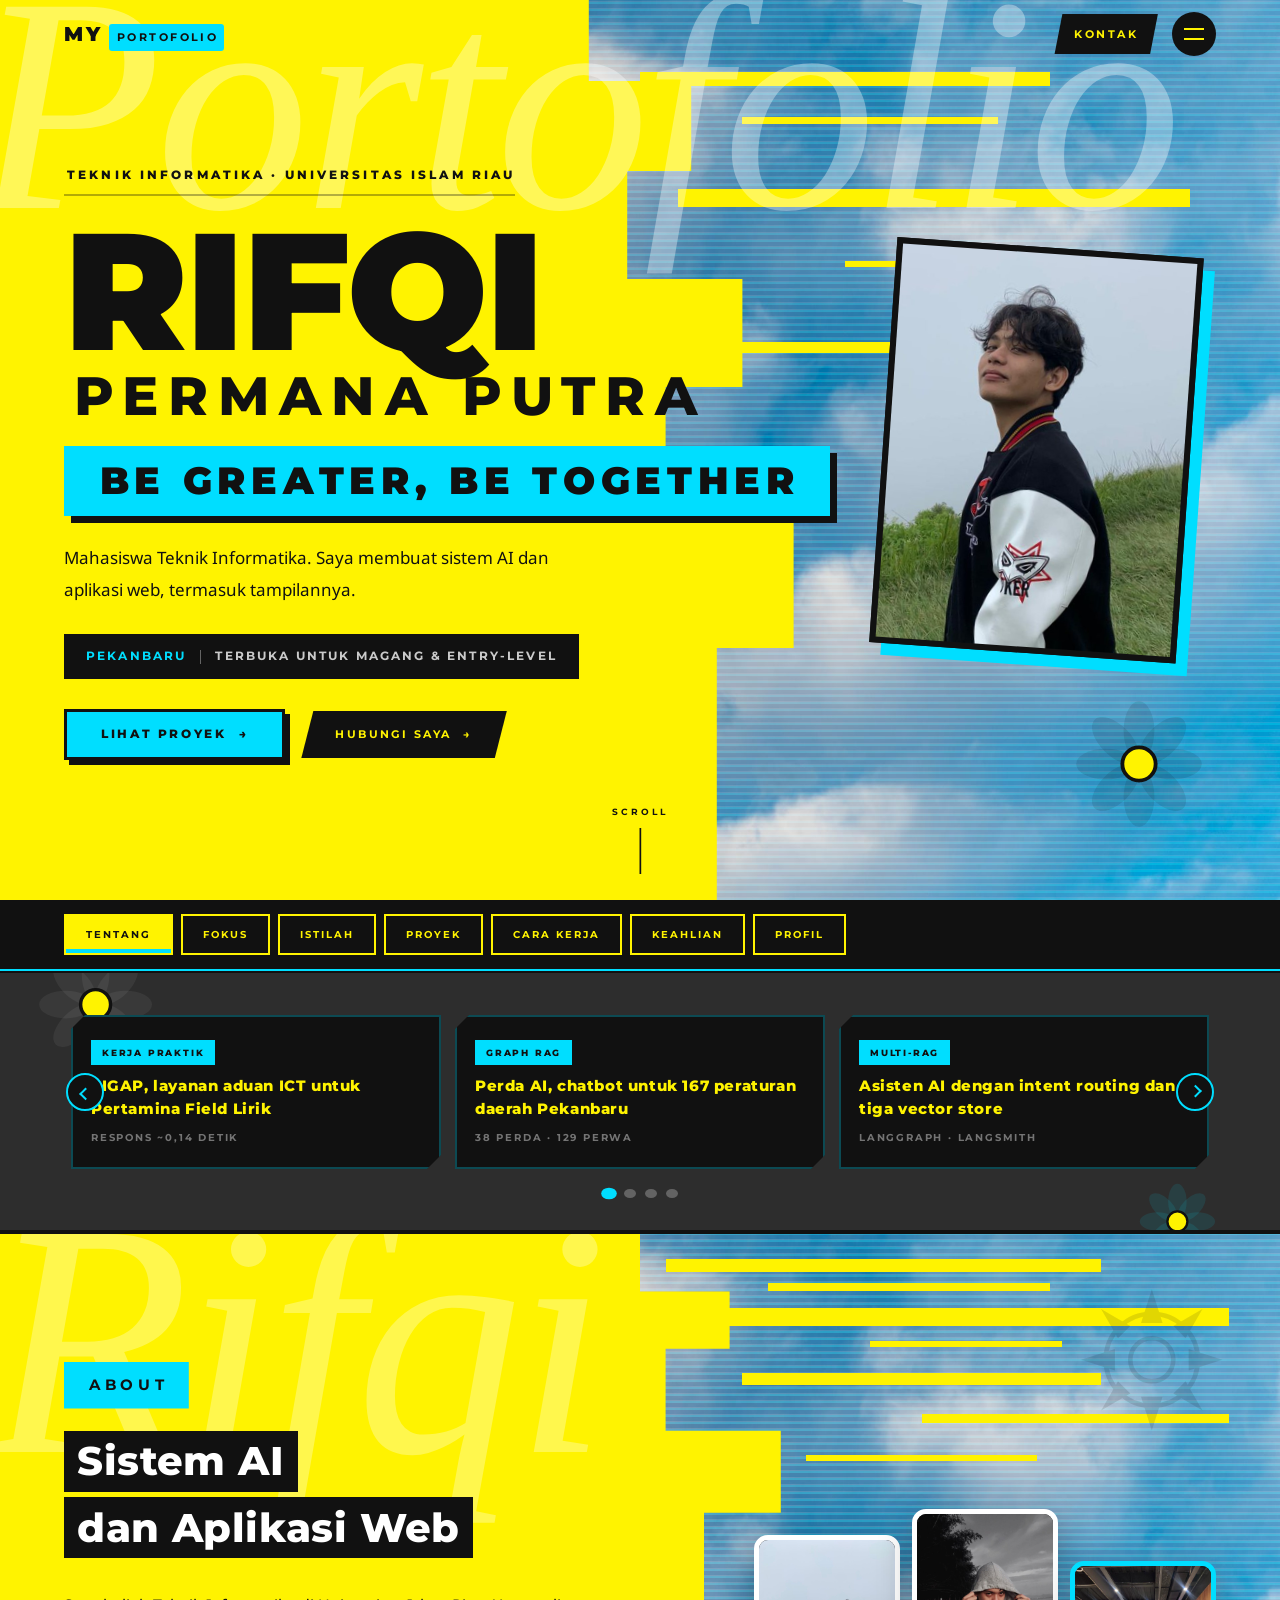
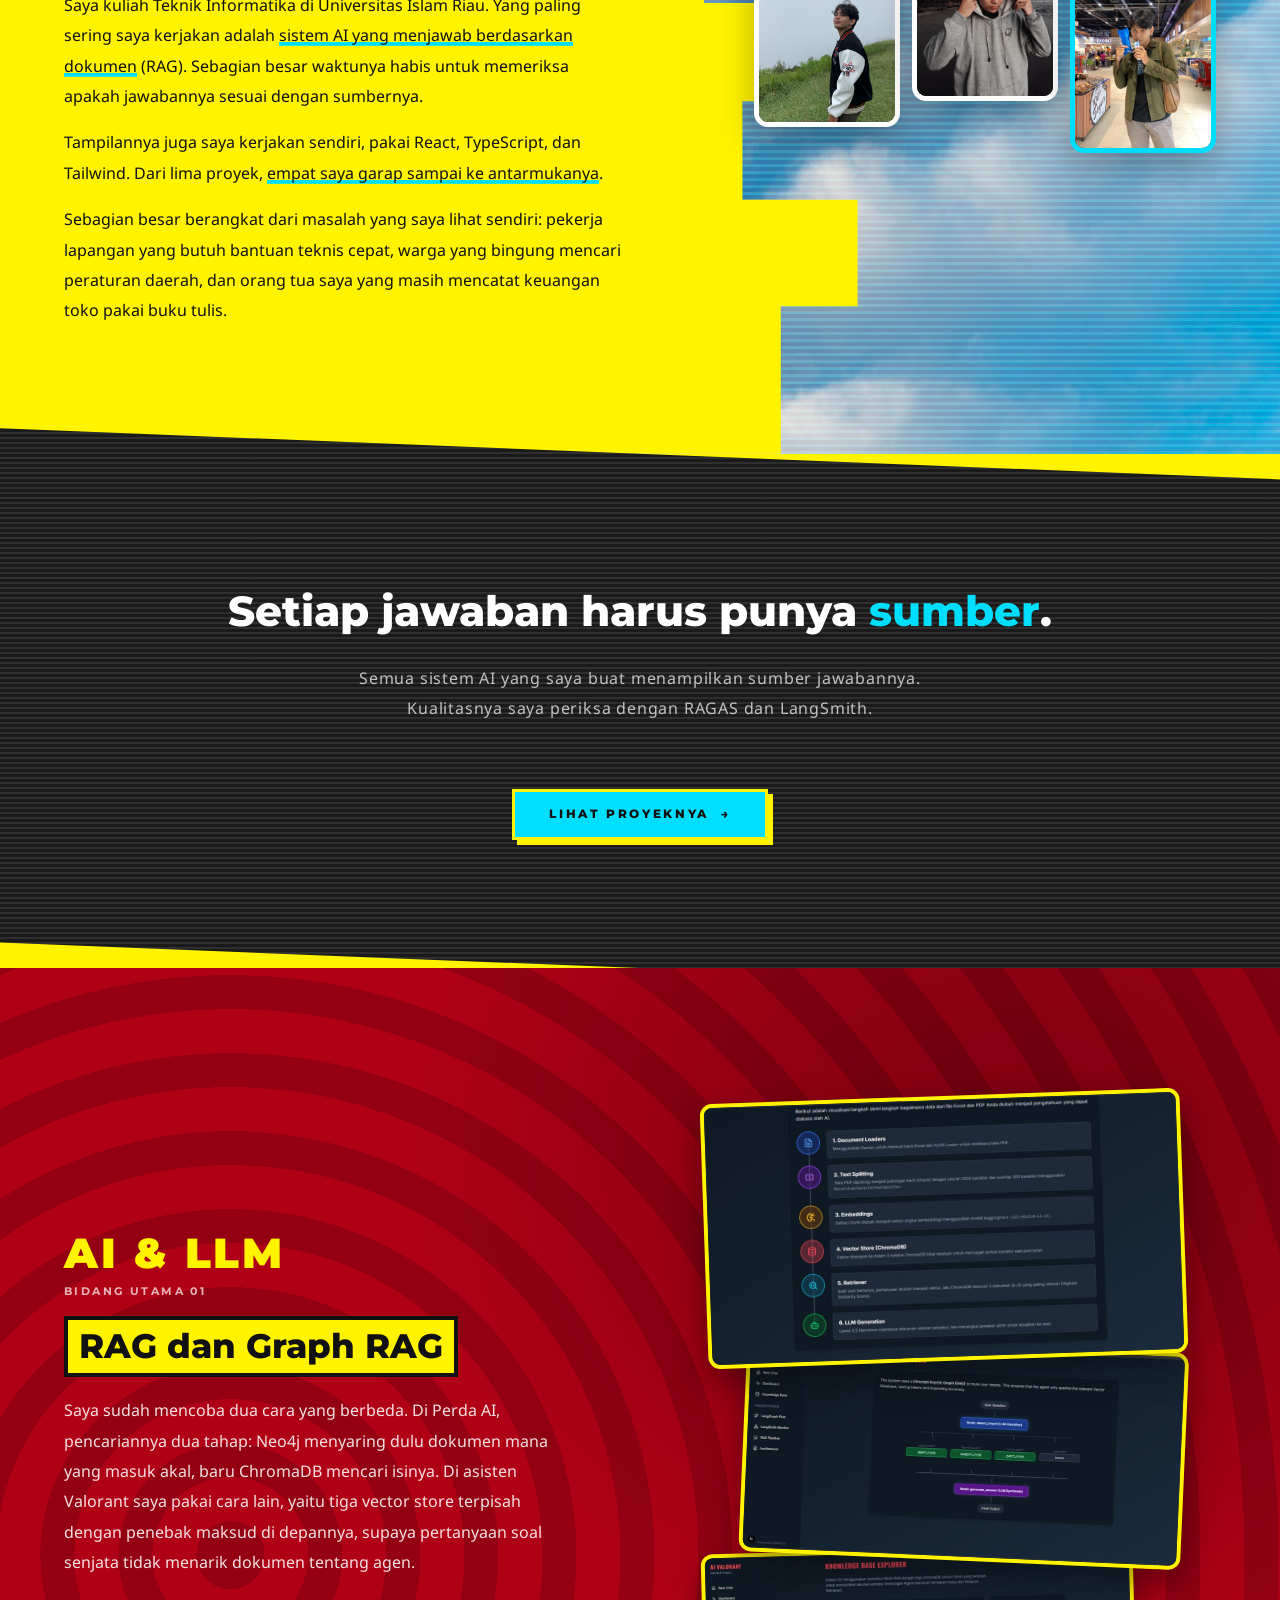
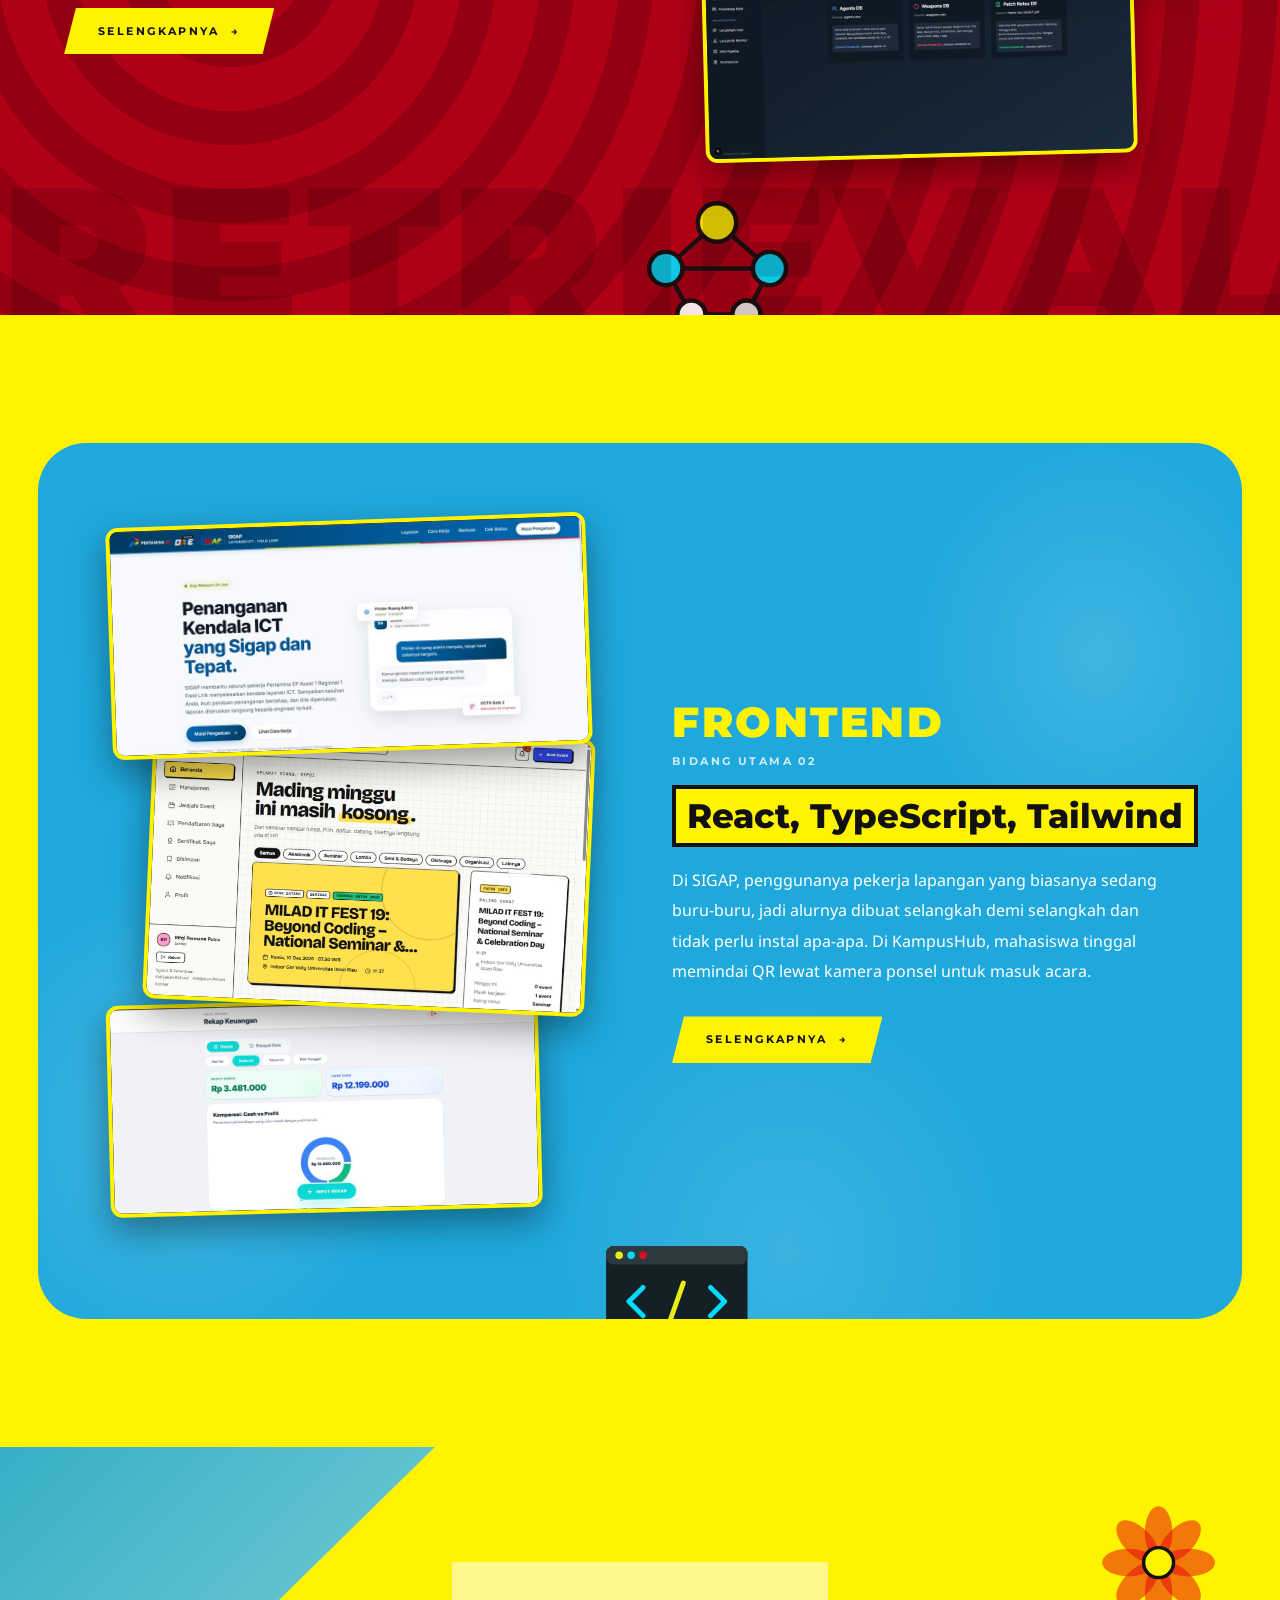
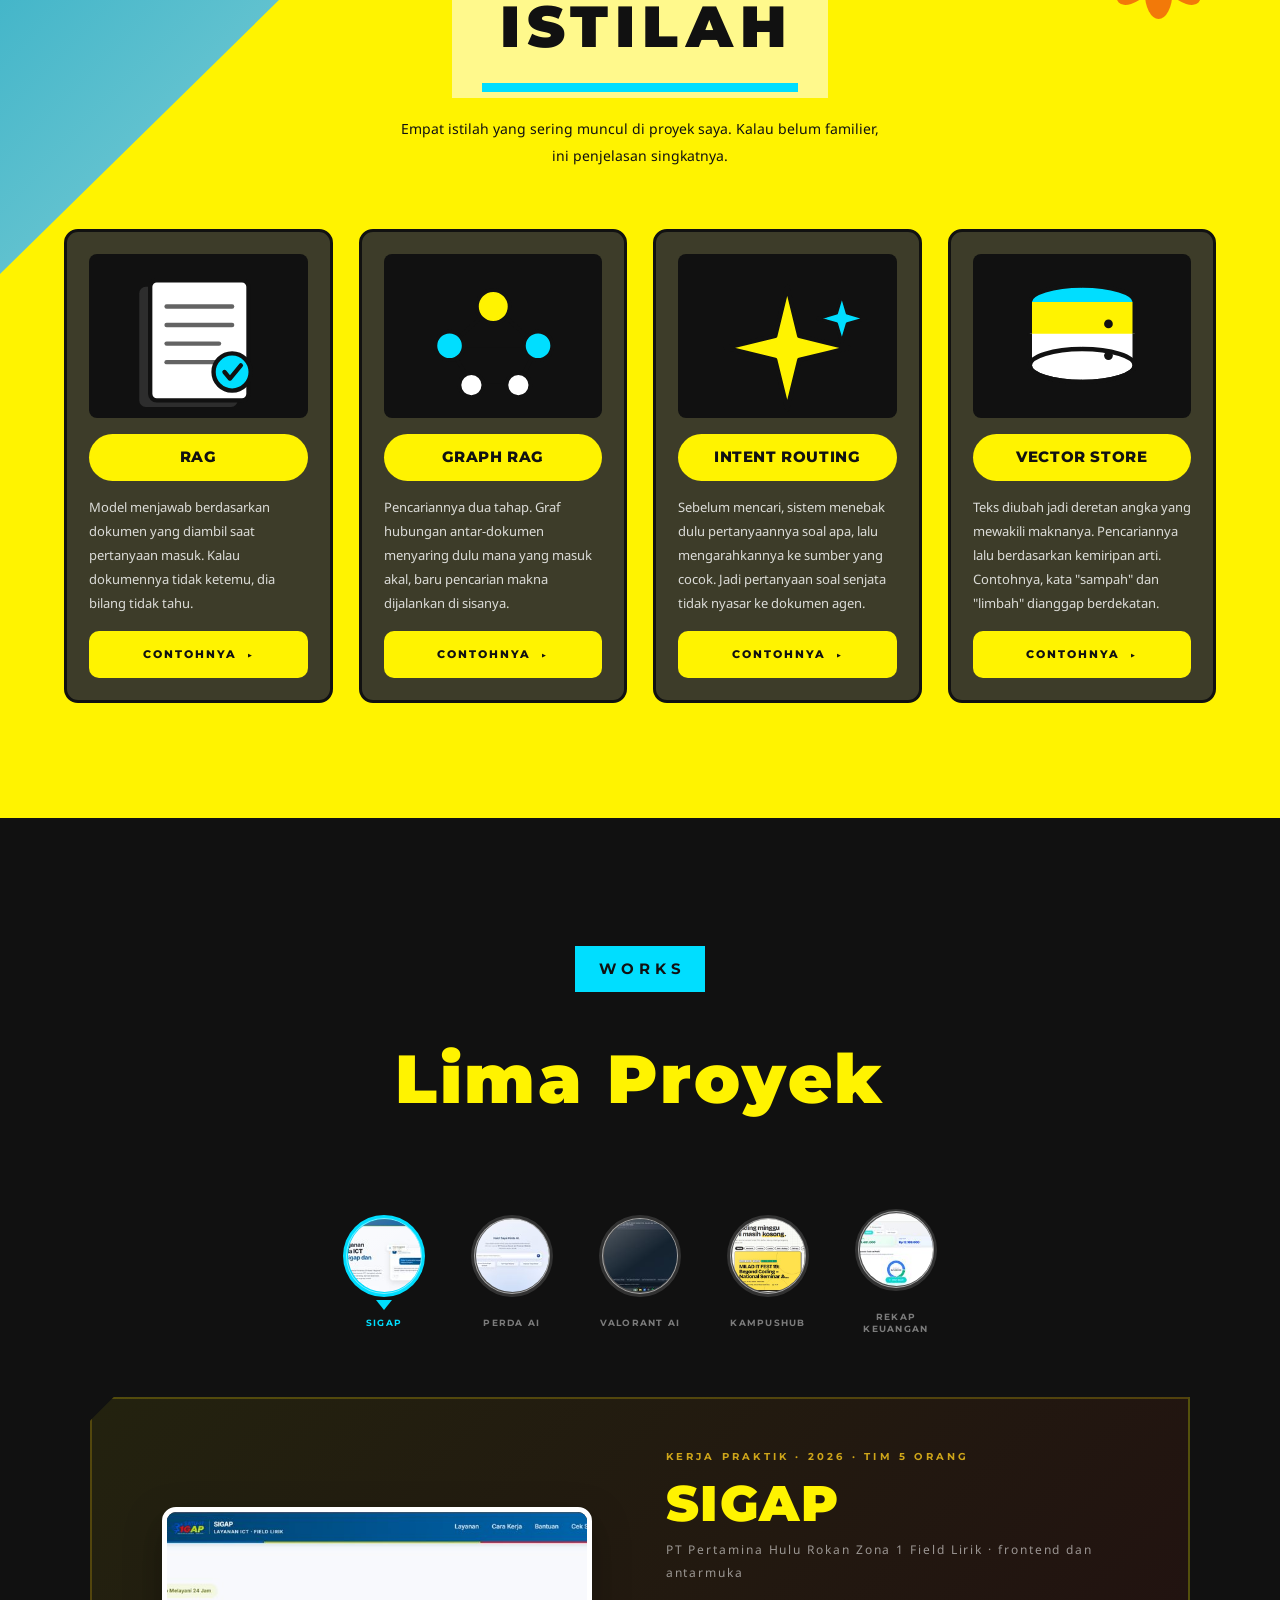
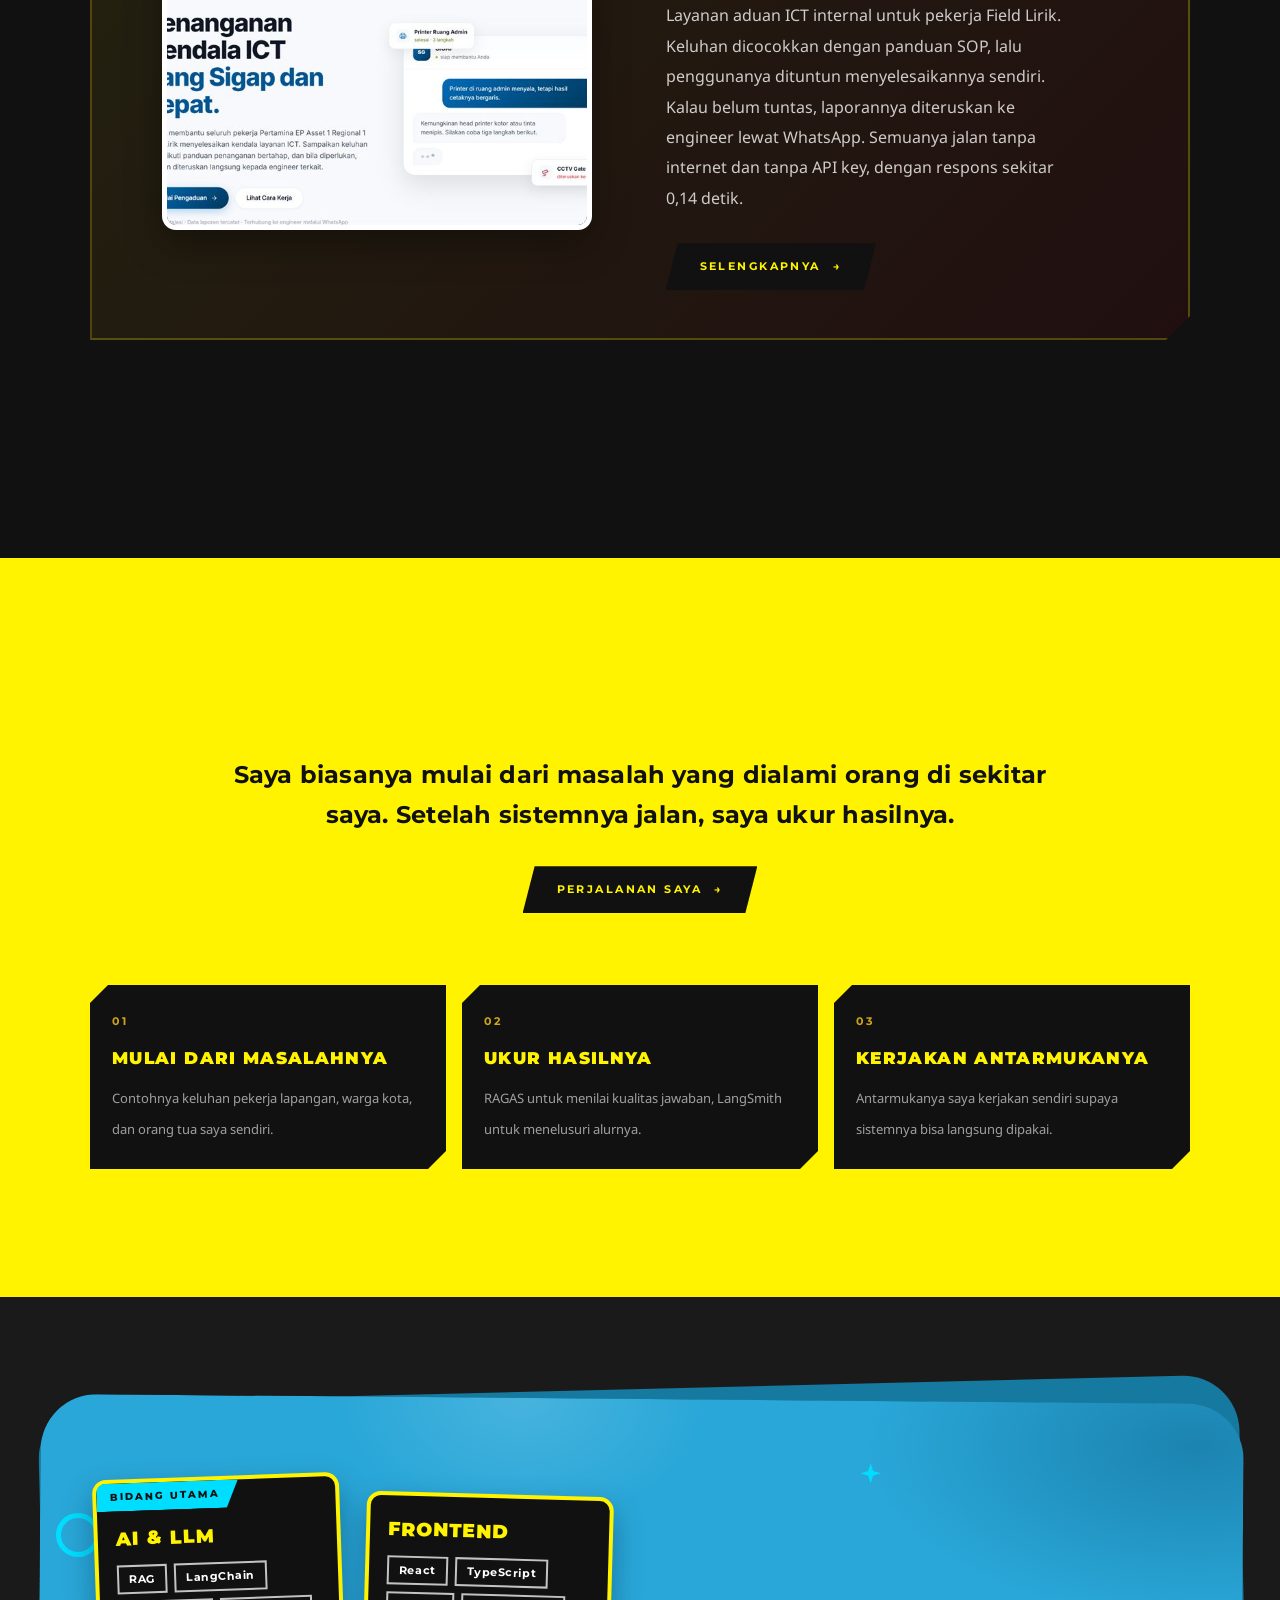
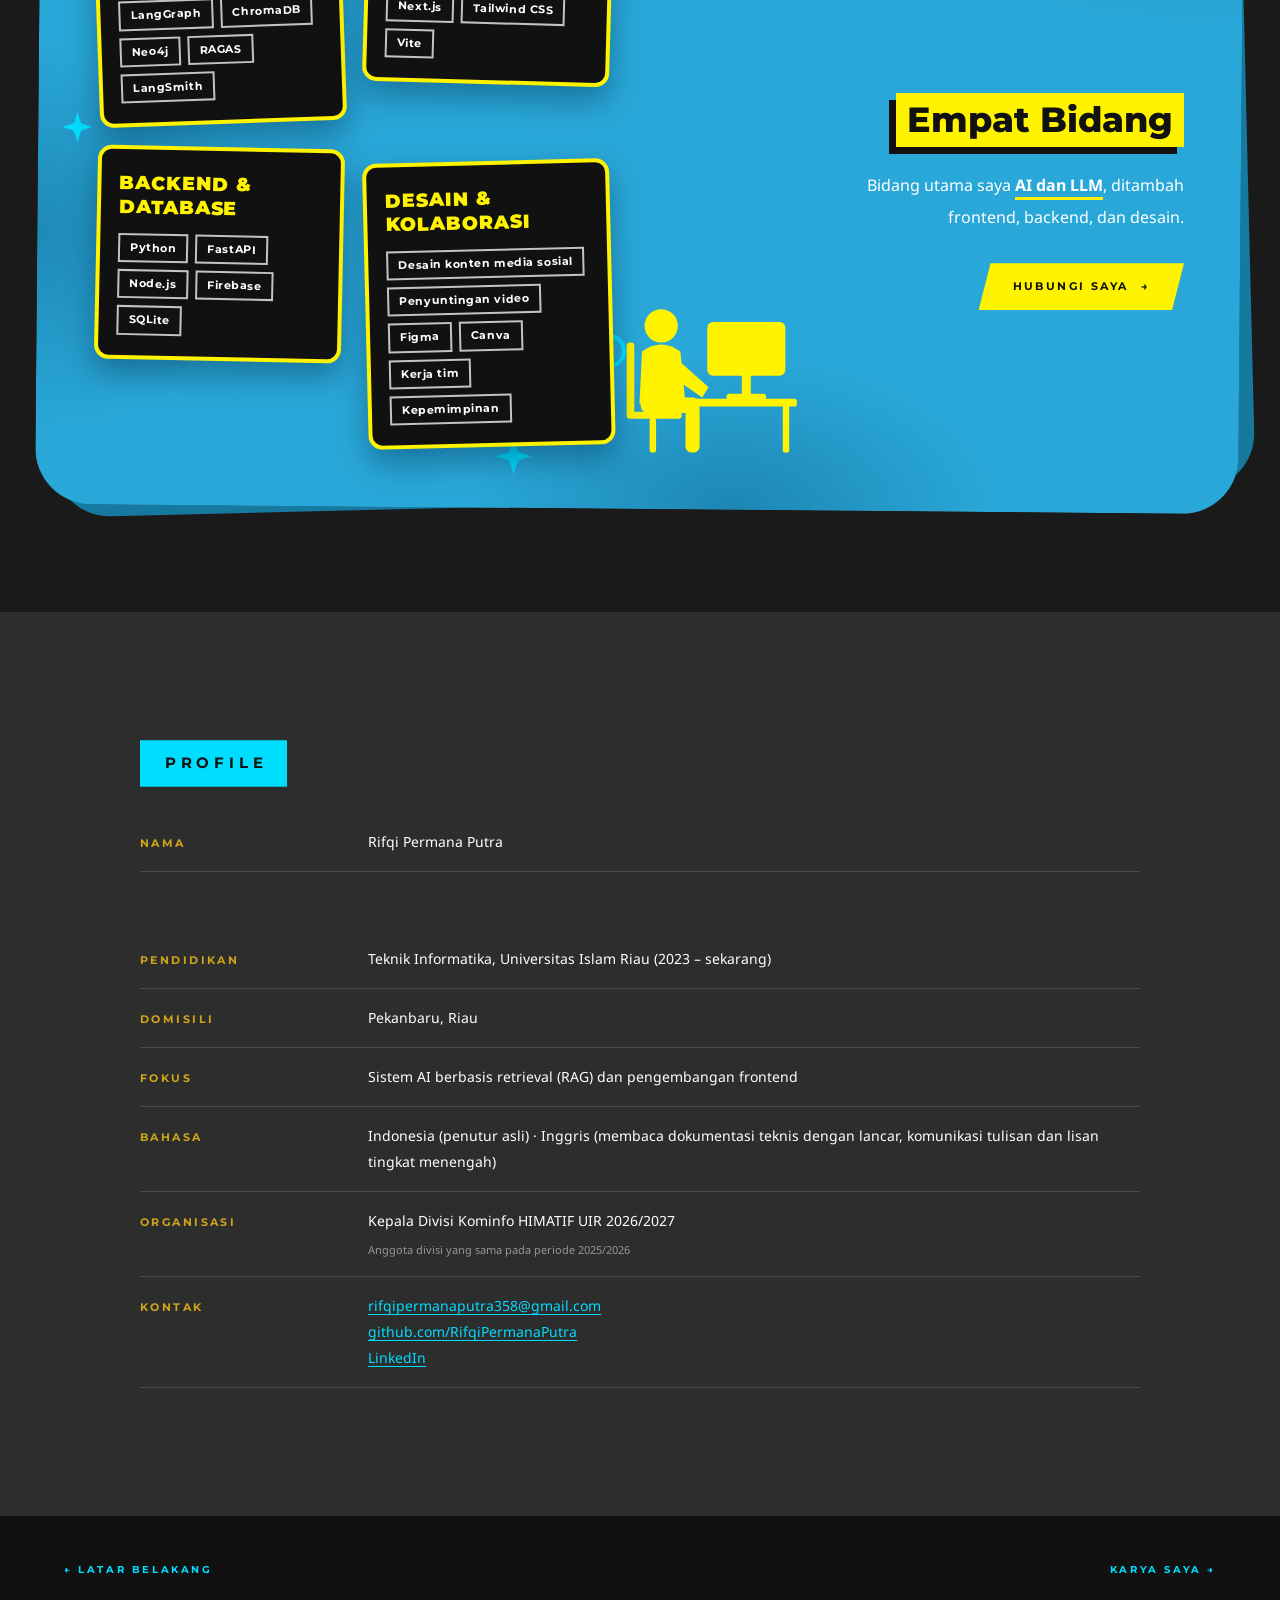
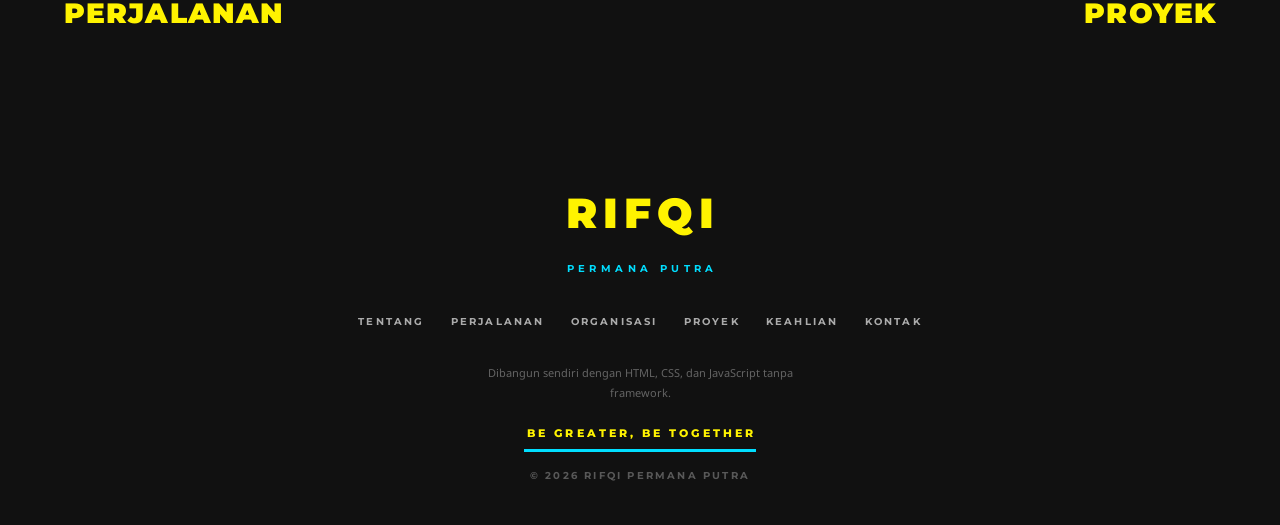
<file: index.html>
<!DOCTYPE html>
<html lang="id">
<head>
<meta charset="UTF-8">
<meta name="viewport" content="width=device-width, initial-scale=1">
<title>Rifqi Permana Putra — AI &amp; Frontend Developer</title>
<meta name="description" content="Portofolio Rifqi Permana Putra — mahasiswa Teknik Informatika Universitas Islam Riau yang tertarik pada sistem AI, pengembangan web, dan desain antarmuka.">
<meta name="theme-color" content="#FFF300">
<link rel="icon" href="data:image/svg+xml,<svg xmlns='http://www.w3.org/2000/svg' viewBox='0 0 64 64'><rect width='64' height='64' fill='%23FFF300'/><path d='M20 22 L10 32 L20 42' stroke='%23111' stroke-width='6' fill='none' stroke-linecap='round' stroke-linejoin='round'/><path d='M44 22 L54 32 L44 42' stroke='%2300DEFF' stroke-width='6' fill='none' stroke-linecap='round' stroke-linejoin='round'/><path d='M36 18 L28 46' stroke='%23111' stroke-width='6' stroke-linecap='round'/></svg>">
<meta property="og:type" content="website">
<meta property="og:site_name" content="Rifqi Permana Putra">
<meta property="og:title" content="Rifqi Permana Putra — AI &amp; Frontend Developer">
<meta property="og:description" content="Lima proyek: sistem aduan ICT Pertamina, chatbot 167 peraturan daerah, asisten AI multi-RAG, platform event kampus, dan pembukuan toko.">
<meta property="og:image" content="assets/img/og.png">
<meta property="og:image:width" content="1200">
<meta property="og:image:height" content="630">
<meta name="twitter:card" content="summary_large_image">
<link rel="preconnect" href="https://fonts.googleapis.com">
<link rel="preconnect" href="https://fonts.gstatic.com" crossorigin>
<link href="https://fonts.googleapis.com/css2?family=Montserrat:wght@700;800;900&family=Noto+Sans:wght@400;500;700&display=swap" rel="stylesheet">
<link rel="stylesheet" href="assets/css/style.css?v=37">
</head>
<body>

<a class="skip" href="#konten">LANGSUNG KE KONTEN</a>
<div class="progress" id="progress" aria-hidden="true"></div>

<!-- ========== LOADER ========== -->
<div class="loader" id="loader" aria-hidden="true">
  <div class="loader__inner">
    <div class="loader__icon">
      <svg viewBox="0 0 120 110">
        <g stroke="currentColor" stroke-width="9" fill="none" stroke-linecap="round" stroke-linejoin="round">
          <path d="M38 34 L16 55 L38 76"/>
          <path d="M82 34 L104 55 L82 76"/>
          <path d="M68 26 L52 84"/>
        </g>
      </svg>
    </div>
    <p class="loader__title" id="loaderTitle">RIFQI PERMANA PUTRA</p>
    <p class="loader__bar">
      <span class="loader__bar-text">MEMUAT<span class="loader__dots"><i>.</i><i>.</i><i>.</i></span></span>
    </p>
  </div>
</div>

<!-- ========== HEADER ========== -->
<header class="site-header" id="siteHeader">
  <a class="site-logo" href="#top" aria-label="Rifqi Permana Putra — ke atas">
    <span class="site-logo__a">MY</span>
    <span class="site-logo__b">PORTOFOLIO</span>
  </a>
  <div class="site-header__right">
    <a class="btn-reserve" href="kontak.html">KONTAK</a>
    <button class="site-menu-toggle" id="menuToggle" aria-expanded="false" aria-controls="navDrawer" aria-label="Buka menu">
      <span></span><span></span>
    </button>
  </div>
</header>

<!-- ========== DRAWER NAV ========== -->
<nav class="site-nav-drawer" id="navDrawer" hidden>
  <div class="site-nav-drawer__bg"></div>
  <p class="site-nav-drawer__sidecopy">BE GREATER, BE TOGETHER</p>
  <ul class="site-nav-drawer__list">
    <li><a href="#about"><em>01</em><b>ABOUT</b><span>Tentang Saya</span></a></li>
    <li><a href="#prinsip"><em>02</em><b>PRINCIPLE</b><span>Cara Saya Menilai Kerja</span></a></li>
    <li><a href="perjalanan.html"><em>03</em><b>JOURNEY</b><span>Pendidikan &amp; Kerja Praktik</span></a></li>
    <li><a href="organisasi.html"><em>04</em><b>ORGANIZATION</b><span>HIMATIF UIR</span></a></li>
    <li><a href="#fokus"><em>05</em><b>FOCUS</b><span>Dua Bidang Utama</span></a></li>
    <li><a href="proyek.html"><em>06</em><b>WORKS</b><span>Lima Proyek</span></a></li>
    <li><a href="#carakerja"><em>07</em><b>METHOD</b><span>Cara Saya Bekerja</span></a></li>
    <li><a href="#keahlian"><em>08</em><b>SKILLS</b><span>Keahlian</span></a></li>
    <li><a href="kontak.html"><em>09</em><b>CONTACT</b><span>Hubungi Saya</span></a></li>
  </ul>
  <div class="site-nav-drawer__foot">
    <span>PEKANBARU · 2026</span>
    <div class="site-nav-drawer__sns">
      <a href="https://github.com/RifqiPermanaPutra" target="_blank" rel="noopener" aria-label="GitHub">GH</a>
      <a href="https://www.linkedin.com/in/rifqi-permana-putra-9563072a1/" target="_blank" rel="noopener" aria-label="LinkedIn">IN</a>
      <a href="https://instagram.com/r_vairagya" target="_blank" rel="noopener" aria-label="Instagram">IG</a>
    </div>
  </div>
</nav>

<main id="konten">

<!-- ========== FIRST VIEW ========== -->
<section class="fv" id="top">
  <div class="fv__sky" aria-hidden="true"></div>
  <div class="fv__scan" aria-hidden="true"></div>
  <div class="fv__yellow" aria-hidden="true"></div>
  <div class="fv__bars" aria-hidden="true"><i></i><i></i><i></i><i></i><i></i></div>
  <p class="fv__mark" aria-hidden="true">Portofolio</p>

  <div class="deco-flower deco-flower--cw" aria-hidden="true"
       style="bottom:8%;right:6%;width:clamp(70px,10vw,150px);color:rgba(17,17,17,.1)">
    <svg viewBox="0 0 100 100"><use href="#deco-flower"/></svg>
  </div>

  <figure class="fv__photo">
    <img src="assets/img/hero.jpg" alt="Rifqi Permana Putra" width="600" height="800">
  </figure>

  <div class="fv__inner">
    <p class="fv__eyebrow">TEKNIK INFORMATIKA · UNIVERSITAS ISLAM RIAU</p>
    <h1 class="fv__title">
      <span class="fv__title-a glitch" data-text="RIFQI">RIFQI</span>
      <span class="fv__title-b">PERMANA PUTRA</span>
    </h1>
    <p class="fv__motto">BE GREATER, BE TOGETHER</p>
    <p class="fv__lead">
      Mahasiswa Teknik Informatika. Saya membuat sistem AI dan aplikasi web,
      termasuk tampilannya.
    </p>
    <div class="fv__meta">
      <span class="fv__date">PEKANBARU</span>
      <span class="fv__sep"></span>
      <span class="fv__place">TERBUKA UNTUK MAGANG &amp; ENTRY-LEVEL</span>
    </div>
    <div class="fv__acts">
      <a class="btn-guide" href="proyek.html">LIHAT PROYEK</a>
      <a class="btn-more" href="kontak.html"><span>HUBUNGI SAYA</span></a>
    </div>
  </div>

  <a class="fv__scroll" href="#about" aria-label="Gulir ke bawah"><span>SCROLL</span><i></i></a>
</section>

<nav class="anchors anchors--home" aria-label="Loncat ke bagian">
  <a href="#about">TENTANG</a>
  <a href="#fokus">FOKUS</a>
  <a href="#istilah">ISTILAH</a>
  <a href="#proyek">PROYEK</a>
  <a href="#carakerja">CARA KERJA</a>
  <a href="#keahlian">KEAHLIAN</a>
  <a href="#info">PROFIL</a>
</nav>

<!-- ========== CAROUSEL SOROTAN ========== -->
<section class="banner" id="banner" aria-label="Sorotan proyek">
  <div class="deco-flower deco-flower--a deco-flower--cw" aria-hidden="true">
    <svg viewBox="0 0 100 100"><use href="#deco-flower"/></svg>
  </div>
  <div class="deco-flower deco-flower--b deco-flower--tilt" aria-hidden="true">
    <svg viewBox="0 0 100 100"><use href="#deco-flower"/></svg>
  </div>

  <div class="banner__viewport" id="bannerViewport">
    <ul class="banner__track" id="bannerTrack">
      <li class="banner__slide">
        <a class="banner__card" href="proyek.html#sigap">
          <span class="banner__tag">KERJA PRAKTIK</span>
          <p class="banner__title">SIGAP, layanan aduan ICT untuk Pertamina Field Lirik</p>
          <p class="banner__date">RESPONS ~0,14 DETIK</p>
        </a>
      </li>
      <li class="banner__slide">
        <a class="banner__card" href="proyek.html#perda">
          <span class="banner__tag">GRAPH RAG</span>
          <p class="banner__title">Perda AI, chatbot untuk 167 peraturan daerah Pekanbaru</p>
          <p class="banner__date">38 PERDA · 129 PERWA</p>
        </a>
      </li>
      <li class="banner__slide">
        <a class="banner__card" href="proyek.html#valorant">
          <span class="banner__tag">MULTI-RAG</span>
          <p class="banner__title">Asisten AI dengan intent routing dan tiga vector store</p>
          <p class="banner__date">LANGGRAPH · LANGSMITH</p>
        </a>
      </li>
      <li class="banner__slide">
        <a class="banner__card" href="proyek.html#kampushub">
          <span class="banner__tag">CAPSTONE</span>
          <p class="banner__title">KampusHub, platform event kampus dengan e-tiket QR</p>
          <p class="banner__date">TAYANG DI KAMPUSHUB.MY.ID</p>
        </a>
      </li>
      <li class="banner__slide">
        <a class="banner__card" href="proyek.html#rekap">
          <span class="banner__tag">DIPAKAI HARIAN</span>
          <p class="banner__title">Rekap Keuangan, pengganti buku catatan toko</p>
          <p class="banner__date">SUDAH TAYANG</p>
        </a>
      </li>
      <li class="banner__slide">
        <a class="banner__card" href="perjalanan.html">
          <span class="banner__tag">ORGANISASI</span>
          <p class="banner__title">Kepala Divisi Kominfo HIMATIF UIR 2026/2027</p>
          <p class="banner__date">NAIK DARI ANGGOTA</p>
        </a>
      </li>
    </ul>

    <button class="banner__arrow banner__arrow--prev" id="bannerPrev" type="button" aria-label="Sebelumnya"><span></span></button>
    <button class="banner__arrow banner__arrow--next" id="bannerNext" type="button" aria-label="Berikutnya"><span></span></button>
  </div>

  <div class="banner__pager" id="bannerPager" role="tablist" aria-label="Pilih sorotan"></div>
</section>

<!-- ========== ABOUT ========== -->
<section class="sec about" id="about">
  <div class="about__sky" aria-hidden="true"></div>
  <div class="about__scan" aria-hidden="true"></div>
  <div class="about__yellow" aria-hidden="true"></div>
  <div class="about__bars" aria-hidden="true">
    <i></i><i></i><i></i><i></i><i></i><i></i><i></i>
  </div>
  <p class="about__mark" aria-hidden="true">Rifqi</p>

  <div class="deco-spice deco-spice--about" aria-hidden="true">
    <svg viewBox="0 0 100 100"><use href="#spice-star"/></svg>
  </div>

  <div class="sec__inner">
    <h2 class="sec__label" data-reveal>ABOUT</h2>
    <p class="sec__head" data-reveal>
      <span class="blockline">Sistem AI</span>
      <span class="blockline">dan Aplikasi Web</span>
    </p>
    <div class="sec__body" data-reveal>
      <p>
        Saya kuliah Teknik Informatika di Universitas Islam Riau. Yang paling sering saya
        kerjakan adalah <span class="em">sistem AI yang menjawab berdasarkan dokumen</span> (RAG).
        Sebagian besar waktunya habis untuk memeriksa apakah jawabannya sesuai dengan sumbernya.
      </p>
      <p>
        Tampilannya juga saya kerjakan sendiri, pakai React, TypeScript, dan Tailwind.
        Dari lima proyek, <span class="em">empat saya garap sampai ke antarmukanya</span>.
      </p>
      <p>
        Sebagian besar berangkat dari masalah yang saya lihat sendiri: pekerja lapangan yang
        butuh bantuan teknis cepat, warga yang bingung mencari peraturan daerah, dan orang
        tua saya yang masih mencatat keuangan toko pakai buku tulis.
      </p>
    </div>
  </div>

  <div class="about__collage" data-reveal>
    <div class="about__card about__card--wide">
      <img src="assets/img/projects/rifqi-1.jpg" alt="Rifqi Permana Putra" loading="lazy">
    </div>
    <div class="about__card about__card--up">
      <img src="assets/img/projects/rifqi-2.jpg" alt="" loading="lazy">
    </div>
    <div class="about__card about__card--down">
      <img src="assets/img/projects/rifqi-3.jpg" alt="" loading="lazy">
    </div>
  </div>
</section>

<!-- ========== PERNYATAAN ========== -->
<section class="tengahmalam" id="prinsip">
  <div class="tengahmalam__static" aria-hidden="true"></div>
  <div class="tengahmalam__inner">
    <p class="tengahmalam__q" data-reveal>Setiap jawaban harus punya <em>sumber</em>.</p>
    <p class="tengahmalam__t" data-reveal>
      Semua sistem AI yang saya buat menampilkan sumber jawabannya.<br>
      Kualitasnya saya periksa dengan RAGAS dan LangSmith.
    </p>
    <a class="btn-guide" href="proyek.html">LIHAT PROYEKNYA</a>
  </div>
</section>

<!-- ========== FOKUS 01 — AI ========== -->
<section class="ksys ksys--blaze" id="fokus">
  <div class="ksys__bg" aria-hidden="true"></div>
  <div class="ksys__silhouette" aria-hidden="true">
    <svg viewBox="0 0 400 300"><use href="#art-graph"/></svg>
  </div>
  <div class="ksys__inner">
    <div class="ksys__copy">
      <h2 class="ksys__label" data-reveal>AI &amp; LLM<br><small>BIDANG UTAMA 01</small></h2>
      <p class="ksys__head" data-reveal><span class="hl">RAG dan Graph RAG</span></p>
      <p class="ksys__body" data-reveal>
        Saya sudah mencoba dua cara yang berbeda. Di Perda AI, pencariannya dua tahap:
        Neo4j menyaring dulu dokumen mana yang masuk akal, baru ChromaDB mencari isinya.
        Di asisten Valorant saya pakai cara lain, yaitu tiga vector store terpisah dengan
        penebak maksud di depannya, supaya pertanyaan soal senjata tidak menarik dokumen
        tentang agen.
      </p>
      <a class="btn-more btn-more--dark" href="proyek.html#perda" data-reveal><span>SELENGKAPNYA</span></a>
    </div>
    <div class="ksys__art scatter" data-reveal>
      <div class="scatter__item"><img src="assets/img/projects/valorant-rag-pipeline-960.jpg" alt="Alur pipeline RAG" loading="lazy"></div>
      <div class="scatter__item"><img src="assets/img/projects/valorant-langgraph-960.jpg" alt="Graf alur LangGraph" loading="lazy"></div>
      <div class="scatter__item"><img src="assets/img/projects/valorant-knowledge-base-960.jpg" alt="Basis pengetahuan" loading="lazy"></div>
    </div>
  </div>
  <p class="ksys__bigtype" aria-hidden="true">RETRIEVAL</p>
</section>

<!-- ========== FOKUS 02 — FRONTEND ========== -->
<section class="ksys ksys--sky">
  <div class="ksys__panel">
    <div class="ksys__silhouette" aria-hidden="true">
      <svg viewBox="0 0 400 300"><use href="#art-code"/></svg>
    </div>
    <div class="ksys__inner ksys__inner--rev">
      <div class="ksys__copy">
        <h2 class="ksys__label" data-reveal>FRONTEND<br><small>BIDANG UTAMA 02</small></h2>
        <p class="ksys__head" data-reveal><span class="hl">React, TypeScript, Tailwind</span></p>
        <p class="ksys__body" data-reveal>
          Di SIGAP, penggunanya pekerja lapangan yang biasanya
          sedang buru-buru, jadi alurnya dibuat selangkah demi selangkah dan tidak perlu
          instal apa-apa. Di KampusHub, mahasiswa tinggal memindai QR lewat kamera ponsel
          untuk masuk acara.
        </p>
        <a class="btn-more btn-more--dark" href="proyek.html#sigap" data-reveal><span>SELENGKAPNYA</span></a>
      </div>
      <div class="ksys__art scatter" data-reveal>
        <div class="scatter__item"><img src="assets/img/projects/sigap-960.jpg" alt="Halaman awal SIGAP" loading="lazy"></div>
        <div class="scatter__item"><img src="assets/img/projects/kampushub-beranda.jpg" alt="Beranda KampusHub" loading="lazy"></div>
        <div class="scatter__item"><img src="assets/img/projects/rekap-960.jpg" alt="Dasbor Rekap Keuangan" loading="lazy"></div>
      </div>
    </div>
  </div>
</section>

<!-- ========== ISTILAH KUNCI ========== -->
<section class="kw" id="istilah">
  <div class="kw__wedge" aria-hidden="true"></div>
  <div class="deco-flower deco-flower--cw" aria-hidden="true"
       style="top:6%;right:5%;width:clamp(70px,9vw,130px);color:rgba(230,0,18,.5)">
    <svg viewBox="0 0 100 100"><use href="#deco-flower"/></svg>
  </div>

  <div class="kw__head">
    <h2 class="kw__title" data-reveal><span class="glitch" data-text="ISTILAH">ISTILAH</span></h2>
    <p class="kw__sub" data-reveal>
      Empat istilah yang sering muncul di proyek saya. Kalau belum familier,
      ini penjelasan singkatnya.
    </p>
  </div>

  <div class="kw__grid">
    <article class="kw-card" data-reveal>
      <div class="kw-card__art"><svg viewBox="0 0 400 300" aria-hidden="true"><use href="#art-doc"/></svg></div>
      <span class="kw-card__pill">RAG</span>
      <p class="kw-card__desc">
        Model menjawab berdasarkan dokumen yang diambil saat pertanyaan masuk.
        Kalau dokumennya tidak ketemu, dia bilang tidak tahu.
      </p>
      <a class="kw-card__cta" href="proyek.html#perda">CONTOHNYA</a>
    </article>

    <article class="kw-card" data-reveal>
      <div class="kw-card__art"><svg viewBox="0 0 400 300" aria-hidden="true"><use href="#art-graph"/></svg></div>
      <span class="kw-card__pill">GRAPH RAG</span>
      <p class="kw-card__desc">
        Pencariannya dua tahap. Graf hubungan antar-dokumen menyaring dulu mana yang
        masuk akal, baru pencarian makna dijalankan di sisanya.
      </p>
      <a class="kw-card__cta" href="proyek.html#perda">CONTOHNYA</a>
    </article>

    <article class="kw-card" data-reveal>
      <div class="kw-card__art"><svg viewBox="0 0 400 300" aria-hidden="true"><use href="#art-spark"/></svg></div>
      <span class="kw-card__pill">INTENT ROUTING</span>
      <p class="kw-card__desc">
        Sebelum mencari, sistem menebak dulu pertanyaannya soal apa, lalu mengarahkannya
        ke sumber yang cocok. Jadi pertanyaan soal senjata tidak nyasar ke dokumen agen.
      </p>
      <a class="kw-card__cta" href="proyek.html#valorant">CONTOHNYA</a>
    </article>

    <article class="kw-card" data-reveal>
      <div class="kw-card__art"><svg viewBox="0 0 400 300" aria-hidden="true"><use href="#art-db"/></svg></div>
      <span class="kw-card__pill">VECTOR STORE</span>
      <p class="kw-card__desc">
        Teks diubah jadi deretan angka yang mewakili maknanya. Pencariannya lalu
        berdasarkan kemiripan arti. Contohnya, kata "sampah" dan "limbah"
        dianggap berdekatan.
      </p>
      <a class="kw-card__cta" href="proyek.html#valorant">CONTOHNYA</a>
    </article>
  </div>
</section>

<!-- ========== PROYEK ========== -->
<section class="sig" id="proyek">
  <div class="sig__head">
    <h2 class="sec__label sec__label--gold" data-reveal>WORKS</h2>
    <p class="sig__title" data-reveal><span class="glitch" data-text="Lima Proyek">Lima Proyek</span></p>
  </div>

  <div class="sig-tabs" role="tablist" aria-label="Pilih proyek" data-reveal>
    <button class="sig-thumb is-active" type="button" role="tab" id="sig-tab-1" aria-controls="sig-panel-1" aria-selected="true">
      <span class="sig-thumb__stack">
        <span class="sig-thumb__ring sig-thumb__ring--outer"></span>
        <span class="sig-thumb__ring sig-thumb__ring--inner"></span>
        <span class="sig-thumb__shine">
          <img src="assets/img/projects/sigap-thumb.jpg" alt="" loading="lazy">
        </span>
        <span class="sig-thumb__pointer"></span>
      </span>
      <span class="sig-thumb__name">SIGAP</span>
    </button>

    <button class="sig-thumb" type="button" role="tab" id="sig-tab-2" aria-controls="sig-panel-2" aria-selected="false">
      <span class="sig-thumb__stack">
        <span class="sig-thumb__ring sig-thumb__ring--outer"></span>
        <span class="sig-thumb__ring sig-thumb__ring--inner"></span>
        <span class="sig-thumb__shine">
          <img src="assets/img/projects/perda-thumb.jpg" alt="" loading="lazy">
        </span>
        <span class="sig-thumb__pointer"></span>
      </span>
      <span class="sig-thumb__name">PERDA AI</span>
    </button>

    <button class="sig-thumb" type="button" role="tab" id="sig-tab-3" aria-controls="sig-panel-3" aria-selected="false">
      <span class="sig-thumb__stack">
        <span class="sig-thumb__ring sig-thumb__ring--outer"></span>
        <span class="sig-thumb__ring sig-thumb__ring--inner"></span>
        <span class="sig-thumb__shine">
          <img src="assets/img/projects/valorant-chat-ui-thumb.jpg" alt="" loading="lazy">
        </span>
        <span class="sig-thumb__pointer"></span>
      </span>
      <span class="sig-thumb__name">VALORANT AI</span>
    </button>

    <button class="sig-thumb" type="button" role="tab" id="sig-tab-4" aria-controls="sig-panel-4" aria-selected="false">
      <span class="sig-thumb__stack">
        <span class="sig-thumb__ring sig-thumb__ring--outer"></span>
        <span class="sig-thumb__ring sig-thumb__ring--inner"></span>
        <span class="sig-thumb__shine">
          <img src="assets/img/projects/kampushub-thumb.jpg" alt="" loading="lazy">
        </span>
        <span class="sig-thumb__pointer"></span>
      </span>
      <span class="sig-thumb__name">KAMPUSHUB</span>
    </button>

    <button class="sig-thumb" type="button" role="tab" id="sig-tab-5" aria-controls="sig-panel-5" aria-selected="false">
      <span class="sig-thumb__stack">
        <span class="sig-thumb__ring sig-thumb__ring--outer"></span>
        <span class="sig-thumb__ring sig-thumb__ring--inner"></span>
        <span class="sig-thumb__shine">
          <img src="assets/img/projects/rekap-thumb.jpg" alt="" loading="lazy">
        </span>
        <span class="sig-thumb__pointer"></span>
      </span>
      <span class="sig-thumb__name">REKAP KEUANGAN</span>
    </button>
  </div>

  <!-- panel 1 — SIGAP -->
  <div class="sig-panel sig__hero is-active" id="sig-panel-1" role="tabpanel" aria-labelledby="sig-tab-1">
    <div class="sig__hero-art">
      <img src="assets/img/projects/sigap-960.jpg" alt="Halaman awal SIGAP" loading="lazy">
    </div>
    <div class="sig__hero-copy">
      <p class="sig__hero-kicker">KERJA PRAKTIK · 2026 · TIM 5 ORANG</p>
      <h3 class="sig__hero-name">SIGAP</h3>
      <p class="sig__hero-by">PT Pertamina Hulu Rokan Zona 1 Field Lirik · frontend dan antarmuka</p>
      <p class="sig__hero-desc">
        Layanan aduan ICT internal untuk pekerja Field Lirik. Keluhan dicocokkan dengan
        panduan SOP, lalu penggunanya dituntun menyelesaikannya sendiri. Kalau belum
        tuntas, laporannya diteruskan ke engineer lewat WhatsApp. Semuanya jalan tanpa
        internet dan tanpa API key, dengan respons sekitar 0,14 detik.
      </p>
      <a class="btn-more" href="proyek.html#sigap"><span>SELENGKAPNYA</span></a>
    </div>
  </div>

  <!-- panel 2 — PERDA AI -->
  <div class="sig-panel sig__hero" id="sig-panel-2" role="tabpanel" aria-labelledby="sig-tab-2">
    <div class="sig__hero-art">
      <img src="assets/img/projects/perda-960.jpg" alt="Antarmuka Perda AI" loading="lazy">
    </div>
    <div class="sig__hero-copy">
      <p class="sig__hero-kicker">PROYEK KULIAH · 2026 · TIM 5 ORANG</p>
      <h3 class="sig__hero-name">PERDA AI</h3>
      <p class="sig__hero-by">Backend dan sebagian antarmuka · Graph RAG</p>
      <p class="sig__hero-desc">
        Chatbot untuk 167 peraturan daerah dan peraturan wali kota Pekanbaru: 38 Perda
        dan 129 Perwa. Sebelumnya warga harus buka situs resmi, menebak dokumen mana yang
        benar, lalu membaca puluhan halaman cuma untuk menemukan satu pasal.
      </p>
      <a class="btn-more" href="proyek.html#perda"><span>SELENGKAPNYA</span></a>
    </div>
  </div>

  <!-- panel 3 — VALORANT AI -->
  <div class="sig-panel sig__hero" id="sig-panel-3" role="tabpanel" aria-labelledby="sig-tab-3">
    <div class="sig__hero-art">
      <img src="assets/img/projects/valorant-chat-ui-960.jpg" alt="Antarmuka percakapan AI Valorant Assistant" loading="lazy">
    </div>
    <div class="sig__hero-copy">
      <p class="sig__hero-kicker">EKSPLORASI TEKNIK · 2026 · MANDIRI</p>
      <h3 class="sig__hero-name">AI VALORANT ASSISTANT</h3>
      <p class="sig__hero-by">Dikerjakan sendiri · Multi-RAG dan intent routing</p>
      <p class="sig__hero-desc">
        Asisten yang menjawab pertanyaan soal agen, senjata, dan catatan pembaruan.
        Daripada menaruh semuanya di satu vector store, saya pisah jadi tiga dan menaruh
        penebak maksud di depannya, supaya isi satu topik tidak tercampur ke topik lain.
      </p>
      <a class="btn-more" href="proyek.html#valorant"><span>SELENGKAPNYA</span></a>
    </div>
  </div>

  <!-- panel 4 — KAMPUSHUB -->
  <div class="sig-panel sig__hero" id="sig-panel-4" role="tabpanel" aria-labelledby="sig-tab-4">
    <div class="sig__hero-art">
      <img src="assets/img/projects/kampushub-beranda.jpg" alt="Beranda KampusHub" loading="lazy">
    </div>
    <div class="sig__hero-copy">
      <p class="sig__hero-kicker">PROJECT CAPSTONE · 2026 · TIM · SUDAH TAYANG</p>
      <h3 class="sig__hero-name">KAMPUSHUB</h3>
      <p class="sig__hero-by">Frontend dan UI/UX · React 19 dan Supabase</p>
      <p class="sig__hero-desc">
        Informasi acara kampus tersebar di WhatsApp, Instagram, dan grup yang terpisah-pisah.
        KampusHub mengumpulkannya jadi satu, lengkap dengan RSVP, e-tiket QR, pemindai
        kehadiran, pembayaran event berbayar, dan sertifikat. Ada tiga peran: mahasiswa,
        panitia, dan admin.
      </p>
      <a class="btn-more" href="proyek.html#kampushub"><span>SELENGKAPNYA</span></a>
    </div>
  </div>

  <!-- panel 5 — REKAP KEUANGAN -->
  <div class="sig-panel sig__hero" id="sig-panel-5" role="tabpanel" aria-labelledby="sig-tab-5">
    <div class="sig__hero-art">
      <img src="assets/img/projects/rekap-960.jpg" alt="Dasbor Rekap Keuangan" loading="lazy">
    </div>
    <div class="sig__hero-copy">
      <p class="sig__hero-kicker">PROYEK PRIBADI · MANDIRI · SUDAH TAYANG</p>
      <h3 class="sig__hero-name">REKAP KEUANGAN</h3>
      <p class="sig__hero-by">Toko elektronik keluarga · React 19 dan Firebase</p>
      <p class="sig__hero-desc">
        Orang tua saya sudah bertahun-tahun mencatat keuangan toko di kertas, dan tiap
        tutup buku hitungannya lama serta rawan salah. Aplikasi ini menggantikannya:
        input cepat, rekap otomatis dari harian sampai tahunan.
      </p>
      <a class="btn-more" href="proyek.html#rekap"><span>SELENGKAPNYA</span></a>
    </div>
  </div>
</section>

<!-- ========== CARA KERJA ========== -->
<section class="revival" id="carakerja">
  <div class="revival__inner">
    <h2 class="sec__label sec__label--gold" data-reveal>METHOD</h2>
    <p class="revival__copy" data-reveal>
      Saya biasanya mulai dari masalah yang dialami orang di sekitar saya.
      Setelah sistemnya jalan, saya ukur hasilnya.
    </p>
    <a class="btn-more" href="perjalanan.html" data-reveal><span>PERJALANAN SAYA</span></a>
  </div>

  <ul class="revival__points">
    <li data-reveal><em>01</em><b>MULAI DARI MASALAHNYA</b><span>Contohnya keluhan pekerja lapangan, warga kota, dan orang tua saya sendiri.</span></li>
    <li data-reveal><em>02</em><b>UKUR HASILNYA</b><span>RAGAS untuk menilai kualitas jawaban, LangSmith untuk menelusuri alurnya.</span></li>
    <li data-reveal><em>03</em><b>KERJAKAN ANTARMUKANYA</b><span>Antarmukanya saya kerjakan sendiri supaya sistemnya bisa langsung dipakai.</span></li>
  </ul>
</section>

<!-- ========== KEAHLIAN ========== -->
<section class="skl" id="keahlian">
  <div class="skl__panel">
    <div class="skl__scan" aria-hidden="true"></div>
    <div class="skl__deco" aria-hidden="true">
      <i class="skl__ring skl__ring--a"></i><i class="skl__ring skl__ring--b"></i>
      <i class="skl__star skl__star--a"></i><i class="skl__star skl__star--b"></i><i class="skl__star skl__star--c"></i>
    </div>
    <div class="skl__sil" aria-hidden="true">
      <svg viewBox="0 0 300 300"><use href="#sil-dev"/></svg>
    </div>

    <div class="skl__inner">
      <div class="skl__cards" data-reveal>
        <article class="skl-card skl-card--key">
          <p class="skl-card__flag">BIDANG UTAMA</p>
          <h3 class="skl-card__name">AI &amp; LLM</h3>
          <ul class="skill-chips">
            <li>RAG</li><li>LangChain</li><li>LangGraph</li><li>ChromaDB</li><li>Neo4j</li><li>RAGAS</li><li>LangSmith</li>
          </ul>
        </article>
        <article class="skl-card">
          <h3 class="skl-card__name">FRONTEND</h3>
          <ul class="skill-chips">
            <li>React</li><li>TypeScript</li><li>Next.js</li><li>Tailwind CSS</li><li>Vite</li>
          </ul>
        </article>
        <article class="skl-card">
          <h3 class="skl-card__name">BACKEND &amp; DATABASE</h3>
          <ul class="skill-chips">
            <li>Python</li><li>FastAPI</li><li>Node.js</li><li>Firebase</li><li>SQLite</li>
          </ul>
        </article>
        <article class="skl-card">
          <h3 class="skl-card__name">DESAIN &amp; KOLABORASI</h3>
          <ul class="skill-chips">
            <li>Desain konten media sosial</li><li>Penyuntingan video</li><li>Figma</li><li>Canva</li><li>Kerja tim</li><li>Kepemimpinan</li>
          </ul>
        </article>
      </div>

      <div class="skl__copy">
        <h2 class="skl__label" data-reveal><small>KEAHLIAN</small>SKILL SET</h2>
        <p class="skl__head" data-reveal><span class="hl">Empat Bidang</span></p>
        <p class="skl__body" data-reveal>
          Bidang utama saya <span class="skl__u">AI dan LLM</span>, ditambah frontend,
          backend, dan desain.
        </p>
        <a class="btn-more btn-more--dark" href="kontak.html" data-reveal><span>HUBUNGI SAYA</span></a>
      </div>
    </div>
  </div>
</section>

<!-- ========== SPEC ========== -->
<section class="spec" id="info">
  <div class="spec__inner">
  <h2 class="sec__label sec__label--gold" data-reveal>PROFILE</h2>
  <dl class="spec__list">
    <div data-reveal><dt>NAMA</dt><dd>Rifqi Permana Putra</dd></div>
    <div data-reveal><dt>STATUS</dt><dd>Mahasiswa tingkat akhir, terbuka untuk magang dan posisi entry-level</dd></div>
    <div data-reveal><dt>PENDIDIKAN</dt><dd>Teknik Informatika, Universitas Islam Riau (2023 – sekarang)</dd></div>
    <div data-reveal><dt>DOMISILI</dt><dd>Pekanbaru, Riau</dd></div>
    <div data-reveal><dt>FOKUS</dt><dd>Sistem AI berbasis retrieval (RAG) dan pengembangan frontend</dd></div>
    <div data-reveal>
      <dt>BAHASA</dt>
      <dd>Indonesia (penutur asli) · Inggris (membaca dokumentasi teknis dengan lancar, komunikasi tulisan dan lisan tingkat menengah)</dd>
    </div>
    <div data-reveal>
      <dt>ORGANISASI</dt>
      <dd>Kepala Divisi Kominfo HIMATIF UIR 2026/2027<br><small>Anggota divisi yang sama pada periode 2025/2026</small></dd>
    </div>
    <div data-reveal>
      <dt>KONTAK</dt>
      <dd>
        <a class="spec__link" href="mailto:rifqipermanaputra358@gmail.com">rifqipermanaputra358@gmail.com</a><br>
        <a class="spec__link" href="https://github.com/RifqiPermanaPutra" target="_blank" rel="noopener">github.com/RifqiPermanaPutra</a><br>
        <a class="spec__link" href="https://www.linkedin.com/in/rifqi-permana-putra-9563072a1/" target="_blank" rel="noopener">LinkedIn</a>
      </dd>
    </div>
  </dl>
  </div>
</section>

<!-- ========== PAGER ========== -->
<nav class="pager" aria-label="Navigasi halaman">
  <a href="perjalanan.html"><em>&larr; LATAR BELAKANG</em><b>PERJALANAN</b></a>
  <a class="pager--next" href="proyek.html"><em>KARYA SAYA &rarr;</em><b>PROYEK</b></a>
</nav>

</main>

<!-- ========== FOOTER ========== -->
<footer class="site-footer">
  <a class="site-footer__logo" href="#top"><span>RIFQI</span><b>PERMANA PUTRA</b></a>
  <ul class="site-footer__nav">
    <li><a href="#about">TENTANG</a></li>
    <li><a href="perjalanan.html">PERJALANAN</a></li>
    <li><a href="organisasi.html">ORGANISASI</a></li>
    <li><a href="proyek.html">PROYEK</a></li>
    <li><a href="#keahlian">KEAHLIAN</a></li>
    <li><a href="kontak.html">KONTAK</a></li>
  </ul>
  <p class="site-footer__note">
    Dibangun sendiri dengan HTML, CSS, dan JavaScript tanpa framework.
  </p>
  <p class="site-footer__motto">BE GREATER, BE TOGETHER</p>
  <p class="site-footer__copy">© 2026 RIFQI PERMANA PUTRA</p>
</footer>

<button class="back-top" id="backTop" type="button" aria-label="Kembali ke atas"><span></span></button>

<script src="assets/js/sprite.js?v=37"></script>
<script src="assets/js/main.js?v=37"></script>
</body>
</html>
</file>
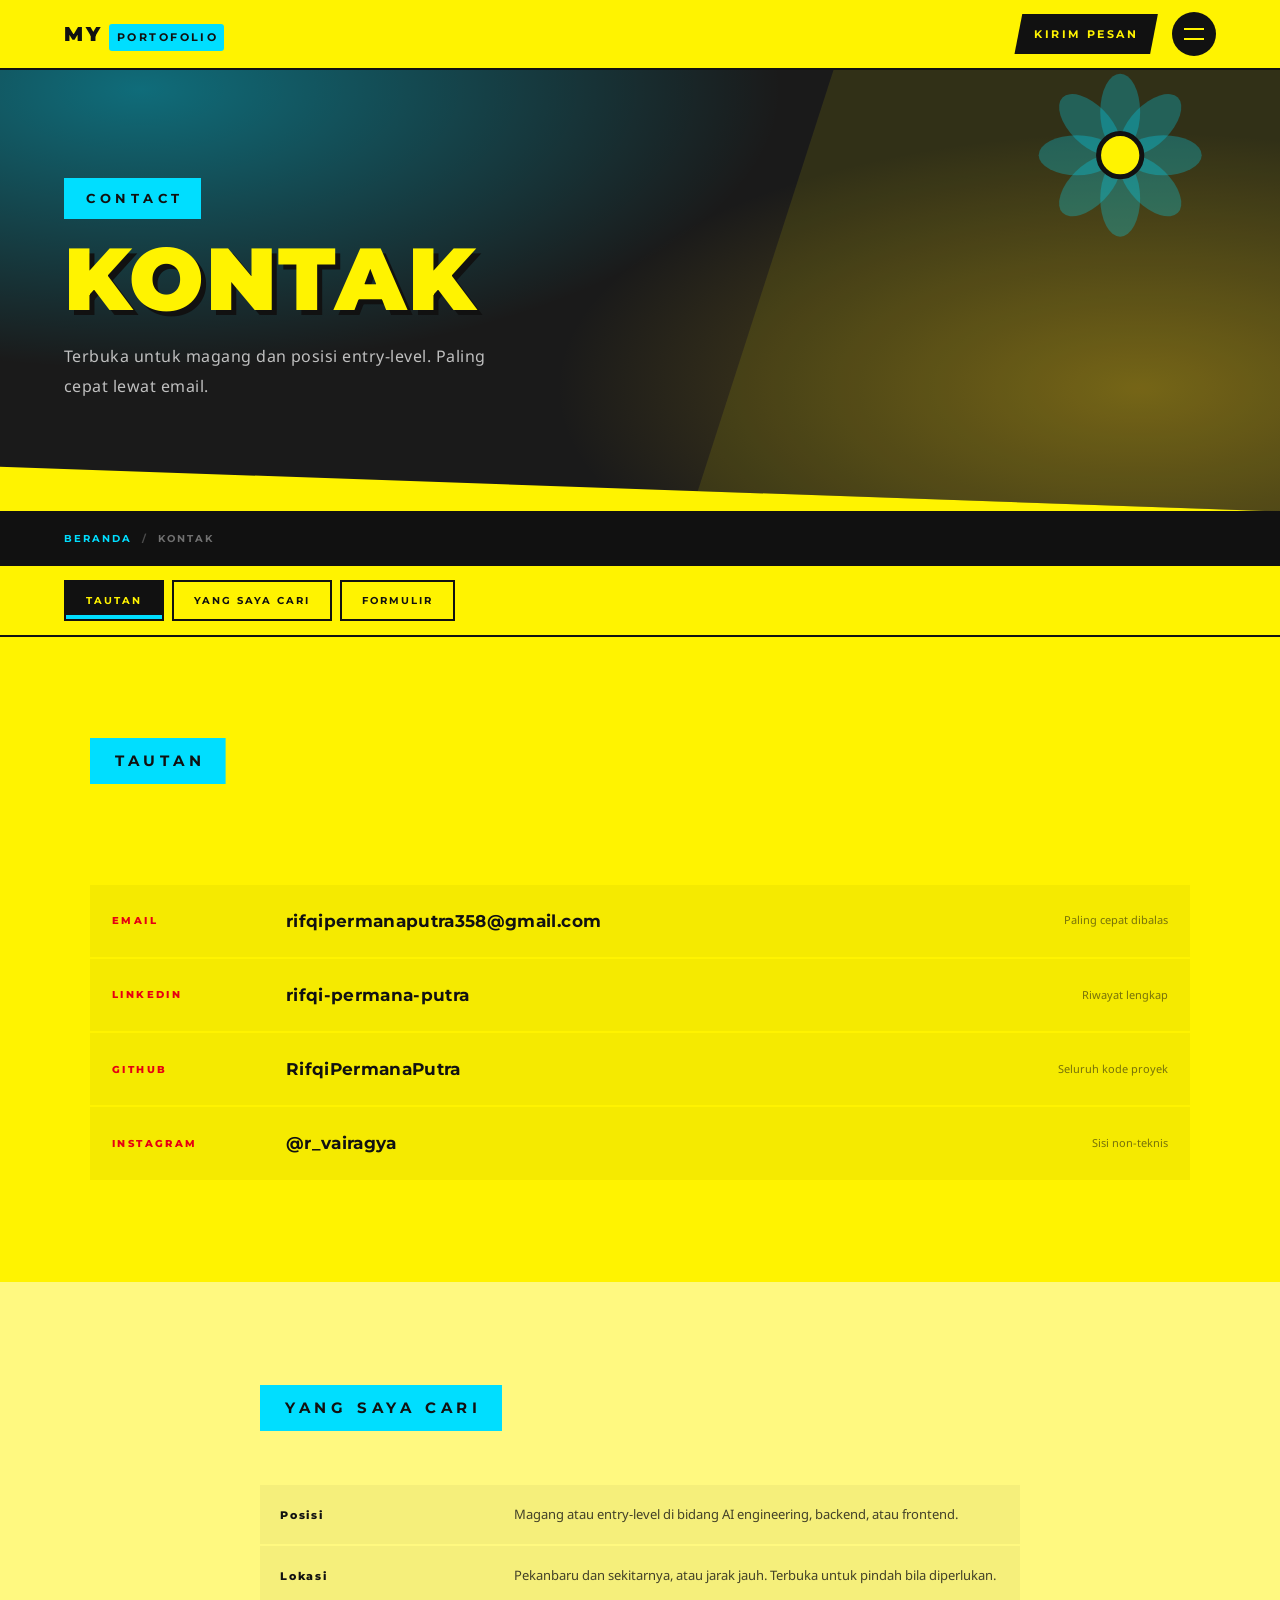
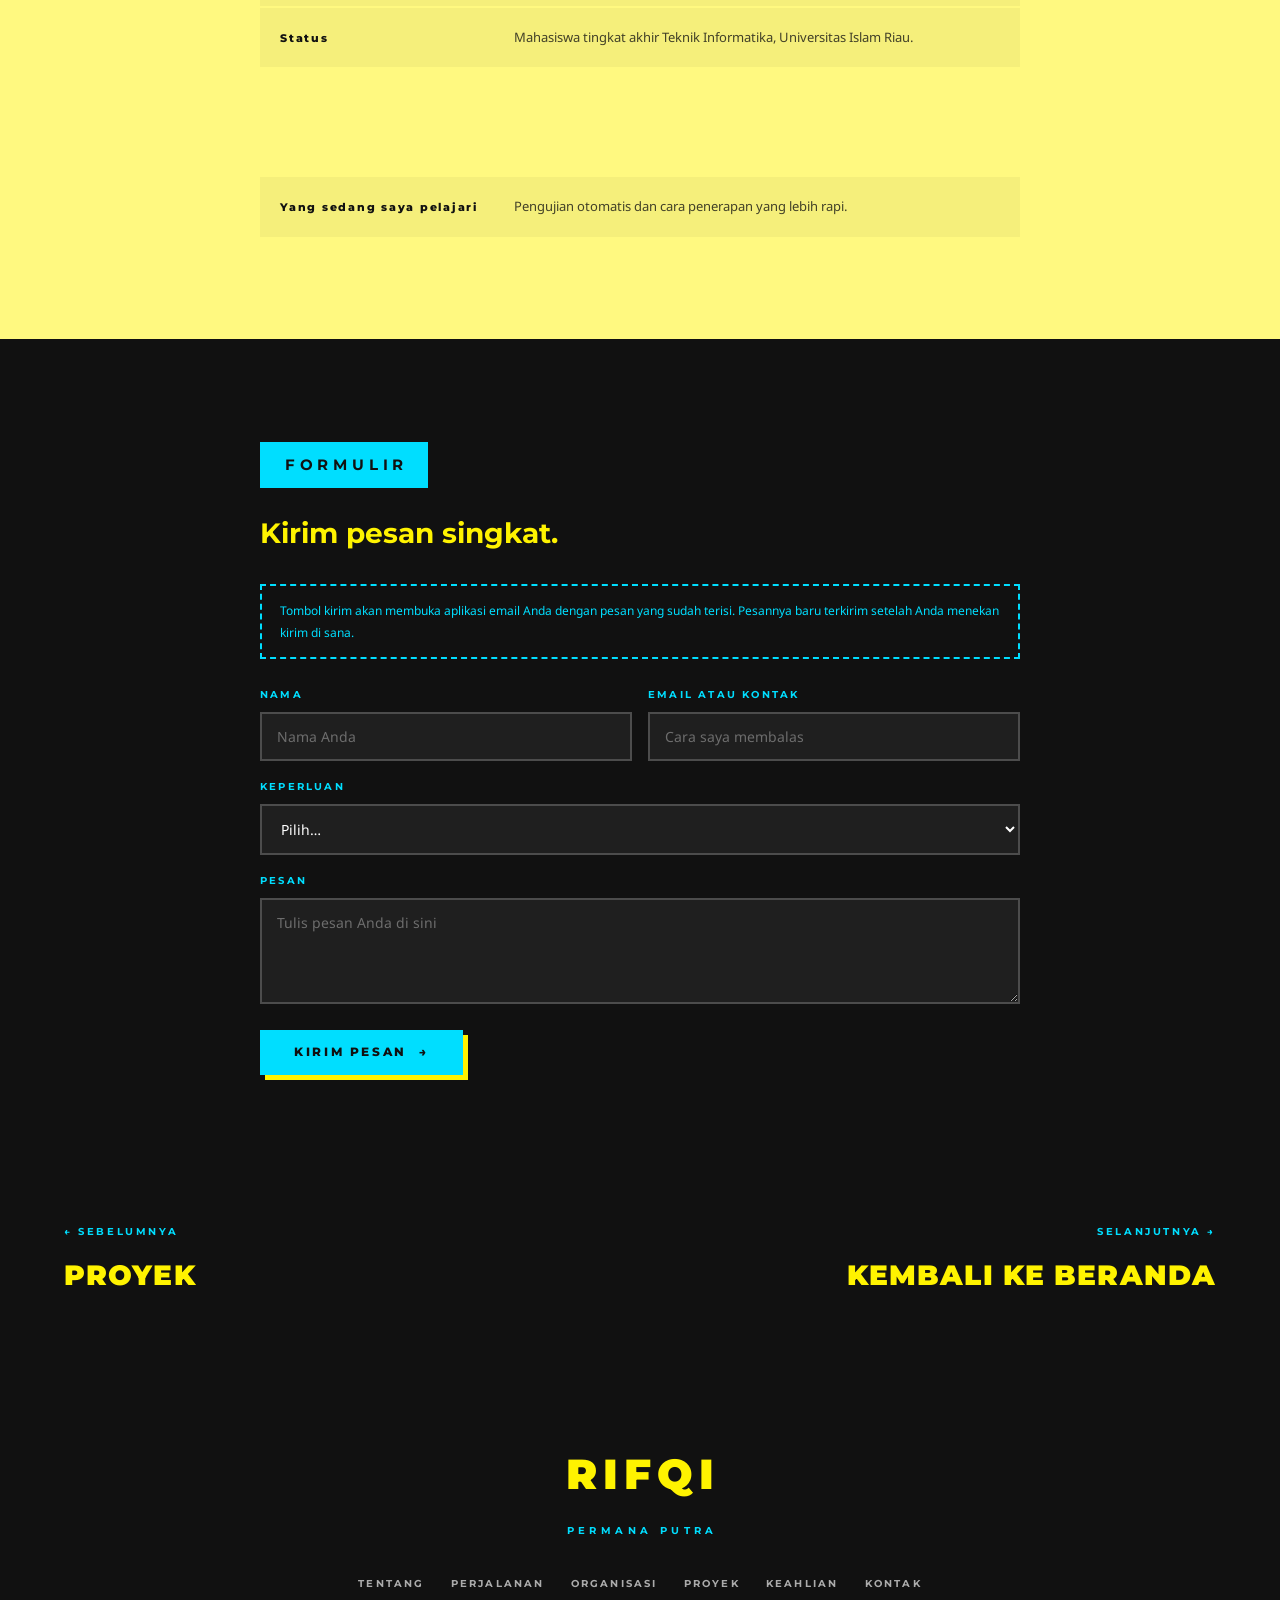
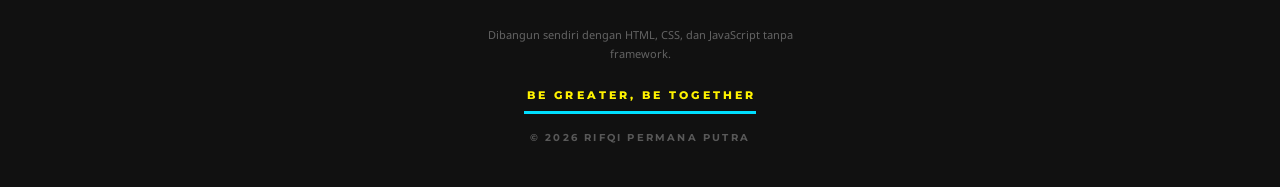
<file: kontak.html>
<!DOCTYPE html>
<html lang="id">
<head>
<meta charset="UTF-8">
<meta name="viewport" content="width=device-width, initial-scale=1">
<title>Kontak — Rifqi Permana Putra</title>
<meta name="description" content="Hubungi Rifqi Permana Putra — terbuka untuk magang dan posisi entry-level di bidang AI engineering dan frontend.">
<meta name="theme-color" content="#FFF300">
<link rel="icon" href="data:image/svg+xml,<svg xmlns='http://www.w3.org/2000/svg' viewBox='0 0 64 64'><rect width='64' height='64' fill='%23FFF300'/><path d='M20 22 L10 32 L20 42' stroke='%23111' stroke-width='6' fill='none' stroke-linecap='round' stroke-linejoin='round'/><path d='M44 22 L54 32 L44 42' stroke='%2300DEFF' stroke-width='6' fill='none' stroke-linecap='round' stroke-linejoin='round'/><path d='M36 18 L28 46' stroke='%23111' stroke-width='6' stroke-linecap='round'/></svg>">
<meta property="og:type" content="website">
<meta property="og:site_name" content="Rifqi Permana Putra">
<meta property="og:title" content="Kontak — Rifqi Permana Putra">
<meta property="og:description" content="Terbuka untuk magang dan posisi entry-level di bidang AI engineering dan frontend.">
<meta property="og:image" content="assets/img/og.png">
<meta property="og:image:width" content="1200">
<meta property="og:image:height" content="630">
<meta name="twitter:card" content="summary_large_image">
<link rel="preconnect" href="https://fonts.googleapis.com">
<link rel="preconnect" href="https://fonts.gstatic.com" crossorigin>
<link href="https://fonts.googleapis.com/css2?family=Montserrat:wght@700;800;900&family=Noto+Sans:wght@400;500;700&display=swap" rel="stylesheet">
<link rel="stylesheet" href="assets/css/style.css?v=37">
<link rel="stylesheet" href="assets/css/page.css?v=37">
</head>
<body>

<a class="skip" href="#konten">LANGSUNG KE KONTEN</a>
<div class="progress" id="progress" aria-hidden="true"></div>

<header class="site-header is-stuck" id="siteHeader">
  <a class="site-logo" href="index.html" aria-label="Rifqi Permana Putra — beranda">
    <span class="site-logo__a">MY</span>
    <span class="site-logo__b">PORTOFOLIO</span>
  </a>
  <div class="site-header__right">
    <a class="btn-reserve" href="#formulir">KIRIM PESAN</a>
    <button class="site-menu-toggle" id="menuToggle" aria-expanded="false" aria-controls="navDrawer" aria-label="Buka menu">
      <span></span><span></span>
    </button>
  </div>
</header>

<nav class="site-nav-drawer" id="navDrawer" hidden>
  <div class="site-nav-drawer__bg"></div>
  <p class="site-nav-drawer__sidecopy">BE GREATER, BE TOGETHER</p>
  <ul class="site-nav-drawer__list">
    <li><a href="index.html#about"><em>01</em><b>ABOUT</b><span>Tentang Saya</span></a></li>
    <li><a href="index.html#prinsip"><em>02</em><b>PRINCIPLE</b><span>Cara Saya Menilai Kerja</span></a></li>
    <li><a href="perjalanan.html"><em>03</em><b>JOURNEY</b><span>Pendidikan &amp; Kerja Praktik</span></a></li>
    <li><a href="organisasi.html"><em>04</em><b>ORGANIZATION</b><span>HIMATIF UIR</span></a></li>
    <li><a href="index.html#fokus"><em>05</em><b>FOCUS</b><span>Dua Bidang Utama</span></a></li>
    <li><a href="proyek.html"><em>06</em><b>WORKS</b><span>Lima Proyek</span></a></li>
    <li><a href="index.html#carakerja"><em>07</em><b>METHOD</b><span>Cara Saya Bekerja</span></a></li>
    <li><a href="index.html#keahlian"><em>08</em><b>SKILLS</b><span>Keahlian</span></a></li>
    <li><a href="kontak.html"><em>09</em><b>CONTACT</b><span>Hubungi Saya</span></a></li>
  </ul>
  <div class="site-nav-drawer__foot">
    <span>PEKANBARU · 2026</span>
    <div class="site-nav-drawer__sns">
      <a href="https://github.com/RifqiPermanaPutra" target="_blank" rel="noopener" aria-label="GitHub">GH</a>
      <a href="https://www.linkedin.com/in/rifqi-permana-putra-9563072a1/" target="_blank" rel="noopener" aria-label="LinkedIn">IN</a>
      <a href="https://instagram.com/r_vairagya" target="_blank" rel="noopener" aria-label="Instagram">IG</a>
    </div>
  </div>
</nav>

<main id="konten">

<section class="page-hero">
  <div class="page-hero__bg"></div>
  <div class="page-hero__band"></div>
  <div class="deco-flower deco-flower--mirror" aria-hidden="true"
       style="top:14%;right:6%;width:clamp(90px,13vw,180px);color:rgba(0,222,255,.28)">
    <svg viewBox="0 0 100 100"><use href="#deco-flower"/></svg>
  </div>
  <p class="page-hero__label">CONTACT</p>
  <h1 class="page-hero__title"><span class="glitch" data-text="KONTAK">KONTAK</span></h1>
  <p class="page-hero__sub">
    Terbuka untuk magang dan posisi entry-level. Paling cepat lewat email.
  </p>
</section>

<nav class="crumb" aria-label="Remah roti">
  <a href="index.html">BERANDA</a><i>/</i><span>KONTAK</span>
</nav>

<nav class="anchors" aria-label="Loncat ke bagian">
  <a href="#tautan">TAUTAN</a>
  <a href="#dicari">YANG SAYA CARI</a>
  <a href="#formulir">FORMULIR</a>
</nav>

<!-- ===== TAUTAN ===== -->
<div class="page-body">
  <div class="wrap">
    <section id="tautan">
      <h2 class="sec__label" data-reveal>TAUTAN</h2>
      <p class="lead" data-reveal>Empat cara menghubungi saya.</p>

      <ul class="contact-list">
        <li data-reveal>
          <a href="mailto:rifqipermanaputra358@gmail.com">
            <span class="contact-list__k">EMAIL</span>
            <span class="contact-list__v">rifqipermanaputra358@gmail.com</span>
            <span class="contact-list__note">Paling cepat dibalas</span>
          </a>
        </li>
        <li data-reveal>
          <a href="https://www.linkedin.com/in/rifqi-permana-putra-9563072a1/" target="_blank" rel="noopener">
            <span class="contact-list__k">LINKEDIN</span>
            <span class="contact-list__v">rifqi-permana-putra</span>
            <span class="contact-list__note">Riwayat lengkap</span>
          </a>
        </li>
        <li data-reveal>
          <a href="https://github.com/RifqiPermanaPutra" target="_blank" rel="noopener">
            <span class="contact-list__k">GITHUB</span>
            <span class="contact-list__v">RifqiPermanaPutra</span>
            <span class="contact-list__note">Seluruh kode proyek</span>
          </a>
        </li>
        <li data-reveal>
          <a href="https://instagram.com/r_vairagya" target="_blank" rel="noopener">
            <span class="contact-list__k">INSTAGRAM</span>
            <span class="contact-list__v">@r_vairagya</span>
            <span class="contact-list__note">Sisi non-teknis</span>
          </a>
        </li>
      </ul>
    </section>
  </div>
</div>

<!-- ===== YANG SAYA CARI ===== -->
<div class="page-body page-body--pale">
  <div class="wrap wrap--narrow">
    <section id="dicari">
      <h2 class="sec__label" data-reveal>YANG SAYA CARI</h2>
      <ul class="rules">
        <li data-reveal><b>Posisi</b><span>Magang atau entry-level di bidang AI engineering, backend, atau frontend.</span></li>
        <li data-reveal><b>Lokasi</b><span>Pekanbaru dan sekitarnya, atau jarak jauh. Terbuka untuk pindah bila diperlukan.</span></li>
        <li data-reveal><b>Status</b><span>Mahasiswa tingkat akhir Teknik Informatika, Universitas Islam Riau.</span></li>
        <li data-reveal><b>Yang saya bawa</b><span>Pengalaman membuat dua sistem AI dengan pendekatan berbeda, satu sistem yang dipakai perusahaan, dan satu aplikasi yang sudah tayang dan dipakai harian.</span></li>
        <li data-reveal><b>Yang sedang saya pelajari</b><span>Pengujian otomatis dan cara penerapan yang lebih rapi.</span></li>
      </ul>
    </section>
  </div>
</div>

<!-- ===== FORMULIR ===== -->
<div class="page-body page-body--dark">
  <div class="wrap wrap--narrow">
    <section id="formulir">
      <h2 class="sec__label sec__label--gold" data-reveal>FORMULIR</h2>
      <p class="lead" data-reveal style="color:var(--c-yellow)">Kirim pesan singkat.</p>

      <p class="form-demo-note" data-reveal>
        Tombol kirim akan membuka aplikasi email Anda dengan pesan yang sudah terisi.
        Pesannya baru terkirim setelah Anda menekan kirim di sana.
      </p>

      <form class="form" id="reserveForm" data-mailto="rifqipermanaputra358@gmail.com" novalidate data-reveal>
        <div class="form__row">
          <label class="field">
            <span class="field__l">NAMA</span>
            <input class="field__i" type="text" name="nama" placeholder="Nama Anda" required>
          </label>
          <label class="field">
            <span class="field__l">EMAIL ATAU KONTAK</span>
            <input class="field__i" type="text" name="kontak" placeholder="Cara saya membalas" required>
          </label>
        </div>

        <label class="field">
          <span class="field__l">KEPERLUAN</span>
          <select class="field__i" name="keperluan" required>
            <option value="">Pilih…</option>
            <option>Tawaran magang</option>
            <option>Tawaran pekerjaan</option>
            <option>Kolaborasi proyek</option>
            <option>Lainnya</option>
          </select>
        </label>

        <label class="field">
          <span class="field__l">PESAN</span>
          <textarea class="field__i" name="pesan" rows="4" placeholder="Tulis pesan Anda di sini"></textarea>
        </label>

        <button class="btn-guide" type="submit">KIRIM PESAN</button>
        <p class="form__msg" id="formMsg" role="status" hidden></p>
      </form>
    </section>
  </div>
</div>

<nav class="pager" aria-label="Navigasi halaman">
  <a href="proyek.html"><em>← SEBELUMNYA</em><b>PROYEK</b></a>
  <a class="pager--next" href="index.html"><em>SELANJUTNYA →</em><b>KEMBALI KE BERANDA</b></a>
</nav>

</main>

<footer class="site-footer">
  <a class="site-footer__logo" href="index.html"><span>RIFQI</span><b>PERMANA PUTRA</b></a>
  <ul class="site-footer__nav">
    <li><a href="index.html#about">TENTANG</a></li>
    <li><a href="perjalanan.html">PERJALANAN</a></li>
    <li><a href="organisasi.html">ORGANISASI</a></li>
    <li><a href="proyek.html">PROYEK</a></li>
    <li><a href="index.html#keahlian">KEAHLIAN</a></li>
    <li><a href="kontak.html">KONTAK</a></li>
  </ul>
  <p class="site-footer__note">
    Dibangun sendiri dengan HTML, CSS, dan JavaScript tanpa framework.
  </p>
  <p class="site-footer__motto">BE GREATER, BE TOGETHER</p>
  <p class="site-footer__copy">© 2026 RIFQI PERMANA PUTRA</p>
</footer>

<button class="back-top" id="backTop" type="button" aria-label="Kembali ke atas"><span></span></button>

<script src="assets/js/sprite.js?v=37"></script>
<script src="assets/js/main.js?v=37"></script>
</body>
</html>
</file>
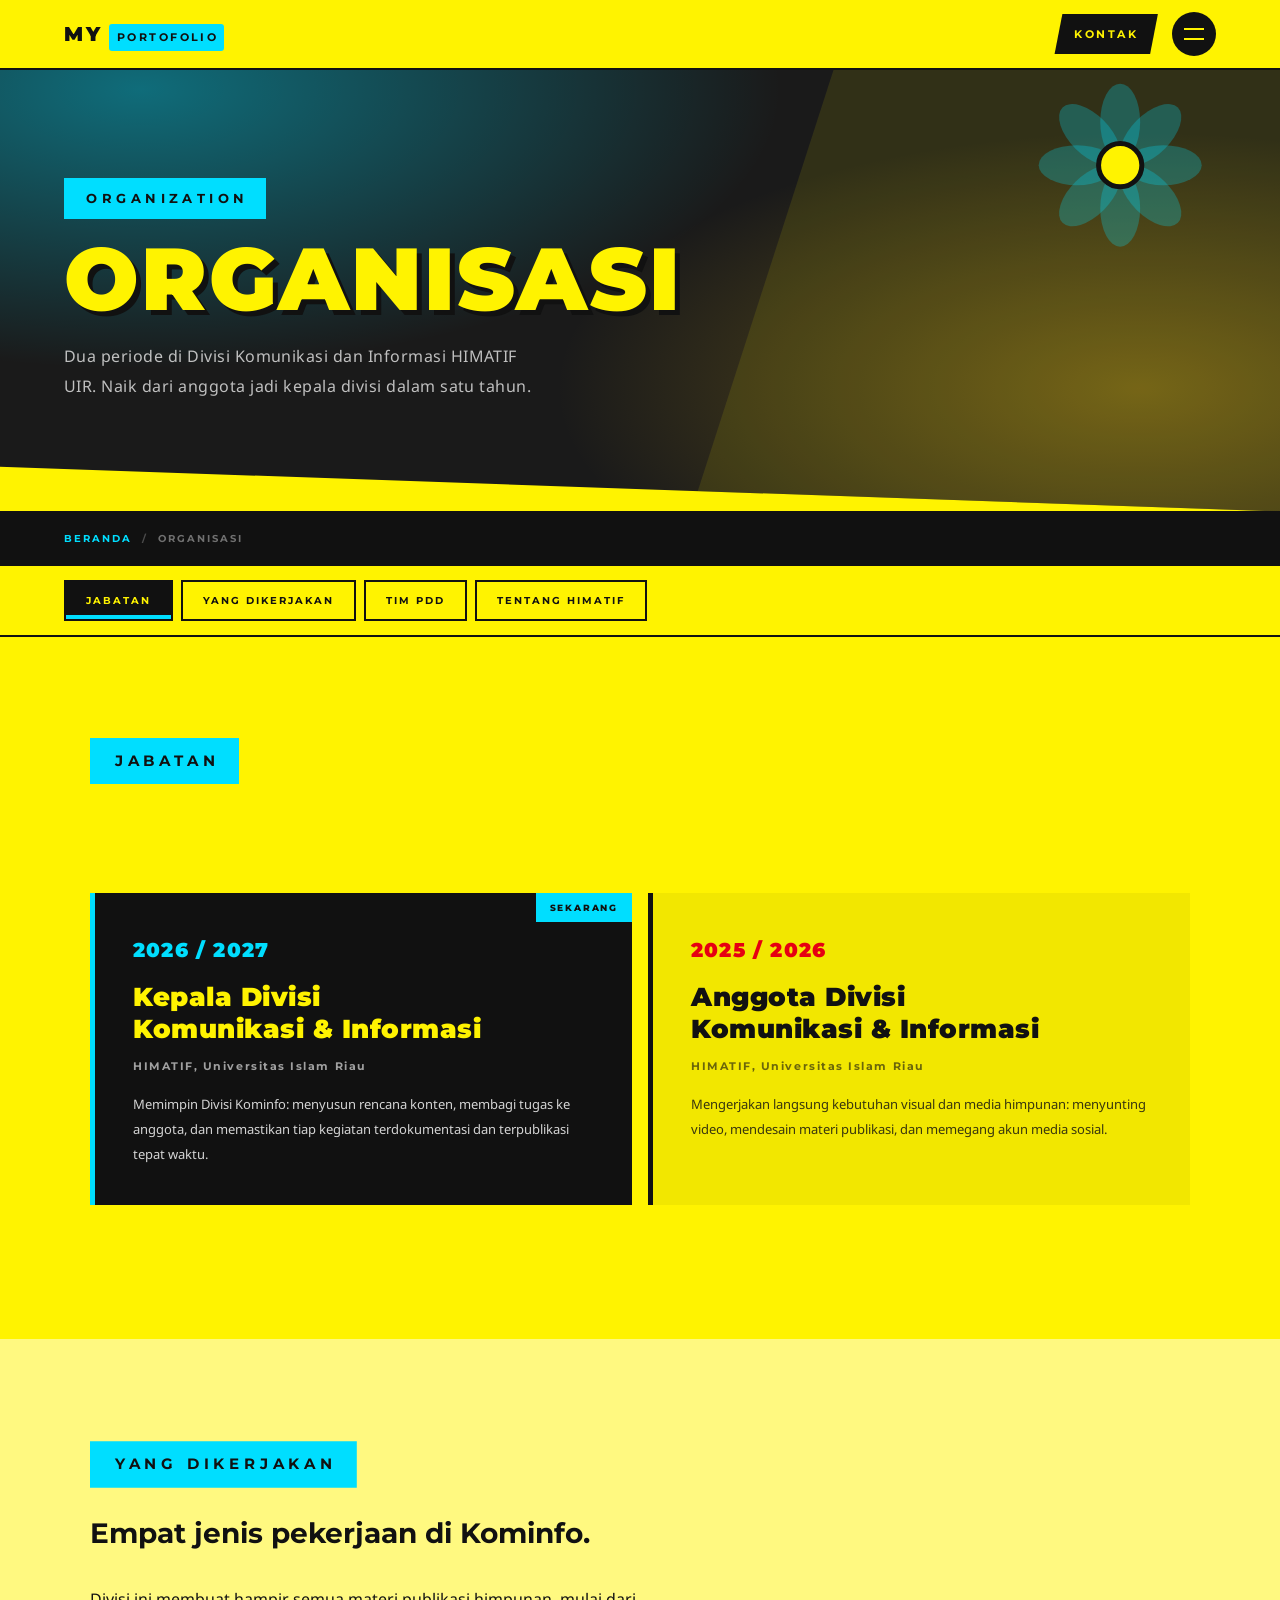
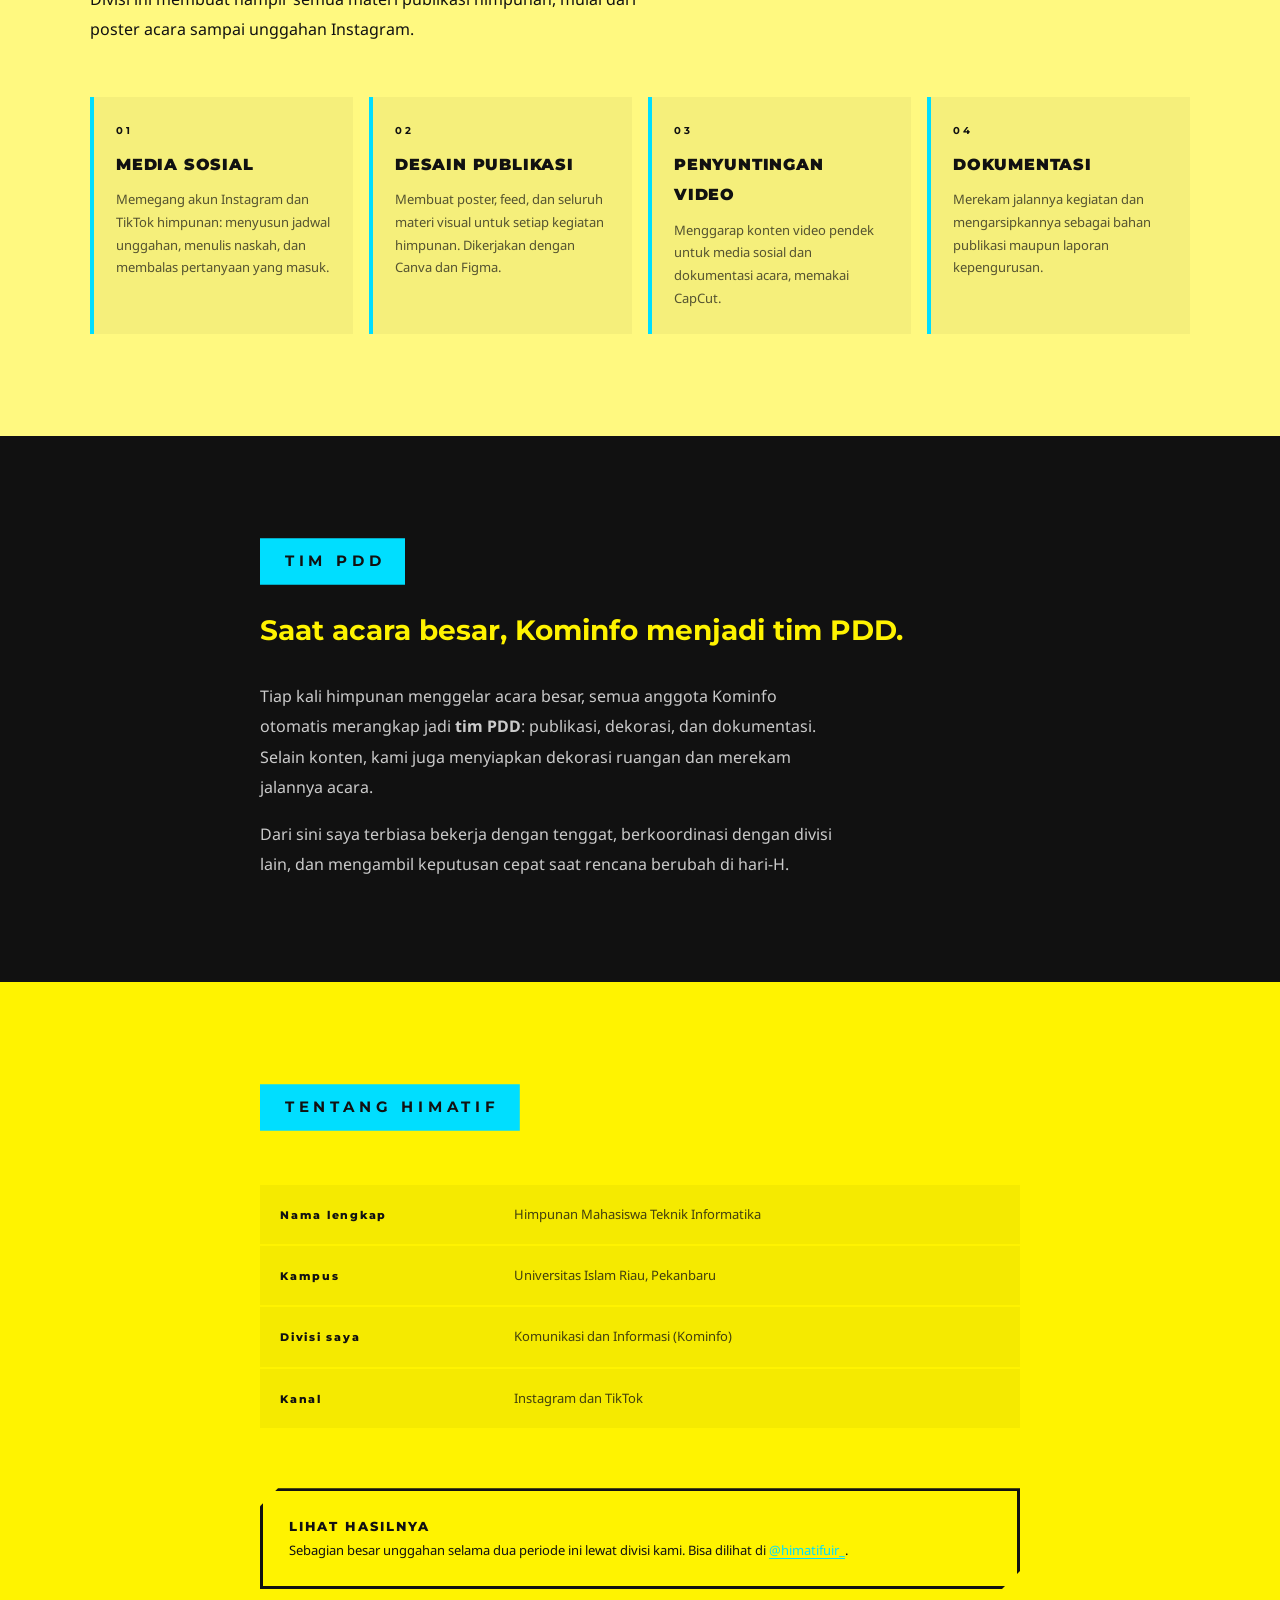
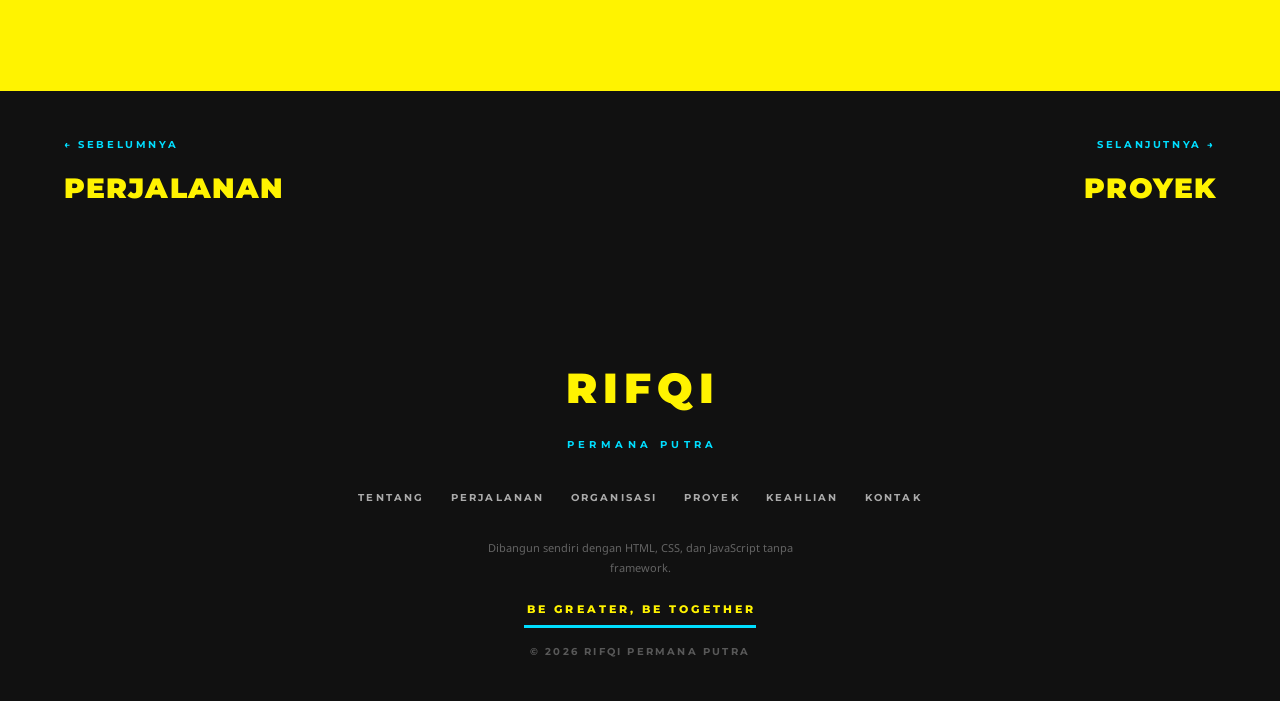
<file: organisasi.html>
<!DOCTYPE html>
<html lang="id">
<head>
<meta charset="UTF-8">
<meta name="viewport" content="width=device-width, initial-scale=1">
<title>Organisasi — Rifqi Permana Putra</title>
<meta name="description" content="Pengalaman organisasi di Divisi Komunikasi dan Informasi HIMATIF UIR: media sosial, desain publikasi, penyuntingan video, dan tim PDD.">
<meta name="theme-color" content="#FFF300">
<link rel="icon" href="data:image/svg+xml,<svg xmlns='http://www.w3.org/2000/svg' viewBox='0 0 64 64'><rect width='64' height='64' fill='%23FFF300'/><path d='M20 22 L10 32 L20 42' stroke='%23111' stroke-width='6' fill='none' stroke-linecap='round' stroke-linejoin='round'/><path d='M44 22 L54 32 L44 42' stroke='%2300DEFF' stroke-width='6' fill='none' stroke-linecap='round' stroke-linejoin='round'/><path d='M36 18 L28 46' stroke='%23111' stroke-width='6' stroke-linecap='round'/></svg>">
<meta property="og:type" content="website">
<meta property="og:site_name" content="Rifqi Permana Putra">
<meta property="og:title" content="Organisasi — Rifqi Permana Putra">
<meta property="og:description" content="Kepala Divisi Komunikasi dan Informasi HIMATIF UIR 2026/2027, naik dari anggota dalam satu periode.">
<meta property="og:image" content="assets/img/og.png">
<meta property="og:image:width" content="1200">
<meta property="og:image:height" content="630">
<meta name="twitter:card" content="summary_large_image">
<link rel="preconnect" href="https://fonts.googleapis.com">
<link rel="preconnect" href="https://fonts.gstatic.com" crossorigin>
<link href="https://fonts.googleapis.com/css2?family=Montserrat:wght@700;800;900&family=Noto+Sans:wght@400;500;700&display=swap" rel="stylesheet">
<link rel="stylesheet" href="assets/css/style.css?v=37">
<link rel="stylesheet" href="assets/css/page.css?v=37">
</head>
<body>

<a class="skip" href="#konten">LANGSUNG KE KONTEN</a>
<div class="progress" id="progress" aria-hidden="true"></div>

<header class="site-header is-stuck" id="siteHeader">
  <a class="site-logo" href="index.html" aria-label="Rifqi Permana Putra — beranda">
    <span class="site-logo__a">MY</span>
    <span class="site-logo__b">PORTOFOLIO</span>
  </a>
  <div class="site-header__right">
    <a class="btn-reserve" href="kontak.html">KONTAK</a>
    <button class="site-menu-toggle" id="menuToggle" aria-expanded="false" aria-controls="navDrawer" aria-label="Buka menu">
      <span></span><span></span>
    </button>
  </div>
</header>

<nav class="site-nav-drawer" id="navDrawer" hidden>
  <div class="site-nav-drawer__bg"></div>
  <p class="site-nav-drawer__sidecopy">BE GREATER, BE TOGETHER</p>
  <ul class="site-nav-drawer__list">
    <li><a href="index.html#about"><em>01</em><b>ABOUT</b><span>Tentang Saya</span></a></li>
    <li><a href="index.html#prinsip"><em>02</em><b>PRINCIPLE</b><span>Cara Saya Menilai Kerja</span></a></li>
    <li><a href="perjalanan.html"><em>03</em><b>JOURNEY</b><span>Pendidikan &amp; Kerja Praktik</span></a></li>
    <li><a href="organisasi.html"><em>04</em><b>ORGANIZATION</b><span>HIMATIF UIR</span></a></li>
    <li><a href="index.html#fokus"><em>05</em><b>FOCUS</b><span>Dua Bidang Utama</span></a></li>
    <li><a href="proyek.html"><em>06</em><b>WORKS</b><span>Lima Proyek</span></a></li>
    <li><a href="index.html#carakerja"><em>07</em><b>METHOD</b><span>Cara Saya Bekerja</span></a></li>
    <li><a href="index.html#keahlian"><em>08</em><b>SKILLS</b><span>Keahlian</span></a></li>
    <li><a href="kontak.html"><em>09</em><b>CONTACT</b><span>Hubungi Saya</span></a></li>
  </ul>
  <div class="site-nav-drawer__foot">
    <span>PEKANBARU · 2026</span>
    <div class="site-nav-drawer__sns">
      <a href="https://github.com/RifqiPermanaPutra" target="_blank" rel="noopener" aria-label="GitHub">GH</a>
      <a href="https://www.linkedin.com/in/rifqi-permana-putra-9563072a1/" target="_blank" rel="noopener" aria-label="LinkedIn">IN</a>
      <a href="https://instagram.com/r_vairagya" target="_blank" rel="noopener" aria-label="Instagram">IG</a>
    </div>
  </div>
</nav>

<main id="konten">

<section class="page-hero">
  <div class="page-hero__bg"></div>
  <div class="page-hero__band"></div>
  <div class="deco-flower deco-flower--cw" aria-hidden="true"
       style="top:16%;right:6%;width:clamp(90px,13vw,180px);color:rgba(0,222,255,.26)">
    <svg viewBox="0 0 100 100"><use href="#deco-flower"/></svg>
  </div>
  <p class="page-hero__label">ORGANIZATION</p>
  <h1 class="page-hero__title"><span class="glitch" data-text="ORGANISASI">ORGANISASI</span></h1>
  <p class="page-hero__sub">
    Dua periode di Divisi Komunikasi dan Informasi HIMATIF UIR. Naik dari anggota
    jadi kepala divisi dalam satu tahun.
  </p>
</section>

<nav class="crumb" aria-label="Remah roti">
  <a href="index.html">BERANDA</a><i>/</i><span>ORGANISASI</span>
</nav>

<nav class="anchors" aria-label="Loncat ke bagian">
  <a href="#jabatan">JABATAN</a>
  <a href="#kerjaan">YANG DIKERJAKAN</a>
  <a href="#pdd">TIM PDD</a>
  <a href="#himatif">TENTANG HIMATIF</a>
</nav>

<!-- ===== JABATAN ===== -->
<div class="page-body">
  <div class="wrap">
    <section id="jabatan">
      <h2 class="sec__label" data-reveal>JABATAN</h2>
      <p class="lead" data-reveal>Dua periode kepengurusan.</p>

      <div class="org-grid">
        <article class="org-card org-card--now" data-reveal>
          <p class="org-card__flag">SEKARANG</p>
          <p class="org-card__year">2026 / 2027</p>
          <h3 class="org-card__role">Kepala Divisi<br>Komunikasi &amp; Informasi</h3>
          <p class="org-card__org">HIMATIF, Universitas Islam Riau</p>
          <p class="org-card__desc">
            Memimpin Divisi Kominfo: menyusun rencana konten, membagi tugas ke anggota,
            dan memastikan tiap kegiatan terdokumentasi dan terpublikasi tepat waktu.
          </p>
        </article>

        <article class="org-card" data-reveal>
          <p class="org-card__year">2025 / 2026</p>
          <h3 class="org-card__role">Anggota Divisi<br>Komunikasi &amp; Informasi</h3>
          <p class="org-card__org">HIMATIF, Universitas Islam Riau</p>
          <p class="org-card__desc">
            Mengerjakan langsung kebutuhan visual dan media himpunan: menyunting video,
            mendesain materi publikasi, dan memegang akun media sosial.
          </p>
        </article>
      </div>

      
    </section>
  </div>
</div>

<!-- ===== YANG DIKERJAKAN ===== -->
<div class="page-body page-body--pale">
  <div class="wrap">
    <section id="kerjaan">
      <h2 class="sec__label" data-reveal>YANG DIKERJAKAN</h2>
      <p class="lead" data-reveal>Empat jenis pekerjaan di Kominfo.</p>
      <div class="prose" data-reveal>
        <p>
          Divisi ini membuat hampir semua materi publikasi himpunan, mulai dari poster
          acara sampai unggahan Instagram.
        </p>
      </div>

      <div class="roles">
        <div class="role" data-reveal>
          <p class="role__n">01</p>
          <h3 class="role__t">MEDIA SOSIAL</h3>
          <p class="role__d">
            Memegang akun Instagram dan TikTok himpunan: menyusun jadwal unggahan,
            menulis naskah, dan membalas pertanyaan yang masuk.
          </p>
        </div>
        <div class="role" data-reveal>
          <p class="role__n">02</p>
          <h3 class="role__t">DESAIN PUBLIKASI</h3>
          <p class="role__d">
            Membuat poster, feed, dan seluruh materi visual untuk setiap kegiatan
            himpunan. Dikerjakan dengan Canva dan Figma.
          </p>
        </div>
        <div class="role" data-reveal>
          <p class="role__n">03</p>
          <h3 class="role__t">PENYUNTINGAN VIDEO</h3>
          <p class="role__d">
            Menggarap konten video pendek untuk media sosial dan dokumentasi acara,
            memakai CapCut.
          </p>
        </div>
        <div class="role" data-reveal>
          <p class="role__n">04</p>
          <h3 class="role__t">DOKUMENTASI</h3>
          <p class="role__d">
            Merekam jalannya kegiatan dan mengarsipkannya sebagai bahan publikasi
            maupun laporan kepengurusan.
          </p>
        </div>
      </div>
    </section>
  </div>
</div>

<!-- ===== TIM PDD ===== -->
<div class="page-body page-body--dark">
  <div class="wrap wrap--narrow">
    <section id="pdd">
      <h2 class="sec__label sec__label--gold" data-reveal>TIM PDD</h2>
      <p class="lead" data-reveal style="color:var(--c-yellow)">
        Saat acara besar, Kominfo menjadi tim PDD.
      </p>
      <div class="prose" data-reveal style="color:rgba(255,255,255,.78)">
        <p>
          Tiap kali himpunan menggelar acara besar, semua anggota Kominfo otomatis
          merangkap jadi <b>tim PDD</b>: publikasi, dekorasi, dan dokumentasi. Selain konten,
          kami juga menyiapkan dekorasi ruangan dan merekam jalannya acara.
        </p>
        <p>
          Dari sini saya terbiasa bekerja dengan tenggat, berkoordinasi dengan divisi
          lain, dan mengambil keputusan cepat saat rencana berubah di hari-H.
        </p>
      </div>
    </section>
  </div>
</div>

<!-- ===== TENTANG HIMATIF ===== -->
<div class="page-body">
  <div class="wrap wrap--narrow">
    <section id="himatif">
      <h2 class="sec__label" data-reveal>TENTANG HIMATIF</h2>
      <ul class="rules">
        <li data-reveal><b>Nama lengkap</b><span>Himpunan Mahasiswa Teknik Informatika</span></li>
        <li data-reveal><b>Kampus</b><span>Universitas Islam Riau, Pekanbaru</span></li>
        <li data-reveal><b>Divisi saya</b><span>Komunikasi dan Informasi (Kominfo)</span></li>
        <li data-reveal><b>Kanal</b><span>Instagram dan TikTok</span></li>
      </ul>

      <div class="callout" data-reveal>
        <p class="callout__t">LIHAT HASILNYA</p>
        <p>
          Sebagian besar unggahan selama dua periode ini lewat divisi kami. Bisa dilihat di
          <a class="spec__link" href="https://instagram.com/himatifuir_" target="_blank" rel="noopener">@himatifuir_</a>.
        </p>
      </div>
    </section>
  </div>
</div>

<nav class="pager" aria-label="Navigasi halaman">
  <a href="perjalanan.html"><em>← SEBELUMNYA</em><b>PERJALANAN</b></a>
  <a class="pager--next" href="proyek.html"><em>SELANJUTNYA →</em><b>PROYEK</b></a>
</nav>

</main>

<footer class="site-footer">
  <a class="site-footer__logo" href="index.html"><span>RIFQI</span><b>PERMANA PUTRA</b></a>
  <ul class="site-footer__nav">
    <li><a href="index.html#about">TENTANG</a></li>
    <li><a href="perjalanan.html">PERJALANAN</a></li>
    <li><a href="organisasi.html">ORGANISASI</a></li>
    <li><a href="proyek.html">PROYEK</a></li>
    <li><a href="index.html#keahlian">KEAHLIAN</a></li>
    <li><a href="kontak.html">KONTAK</a></li>
  </ul>
  <p class="site-footer__note">
    Dibangun sendiri dengan HTML, CSS, dan JavaScript tanpa framework.
  </p>
  <p class="site-footer__motto">BE GREATER, BE TOGETHER</p>
  <p class="site-footer__copy">© 2026 RIFQI PERMANA PUTRA</p>
</footer>

<button class="back-top" id="backTop" type="button" aria-label="Kembali ke atas"><span></span></button>

<script src="assets/js/sprite.js?v=37"></script>
<script src="assets/js/main.js?v=37"></script>
</body>
</html>
</file>
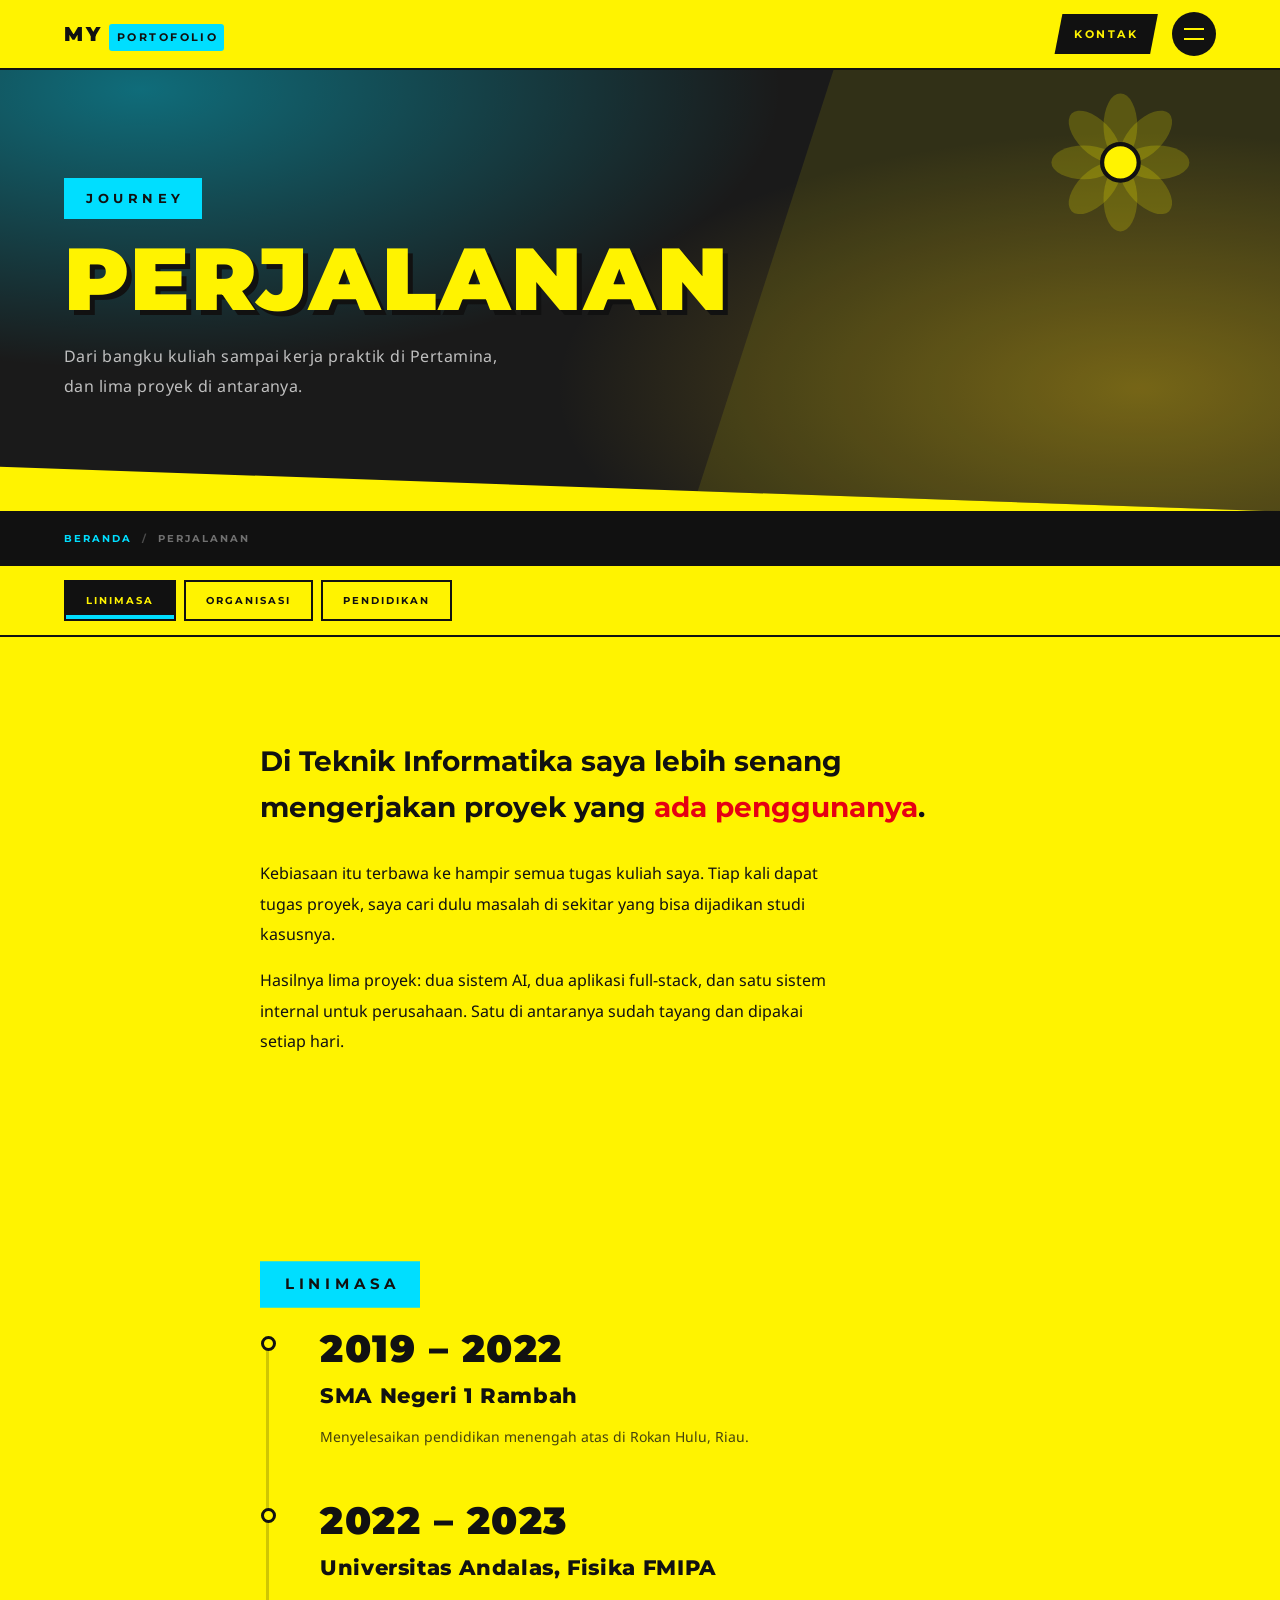
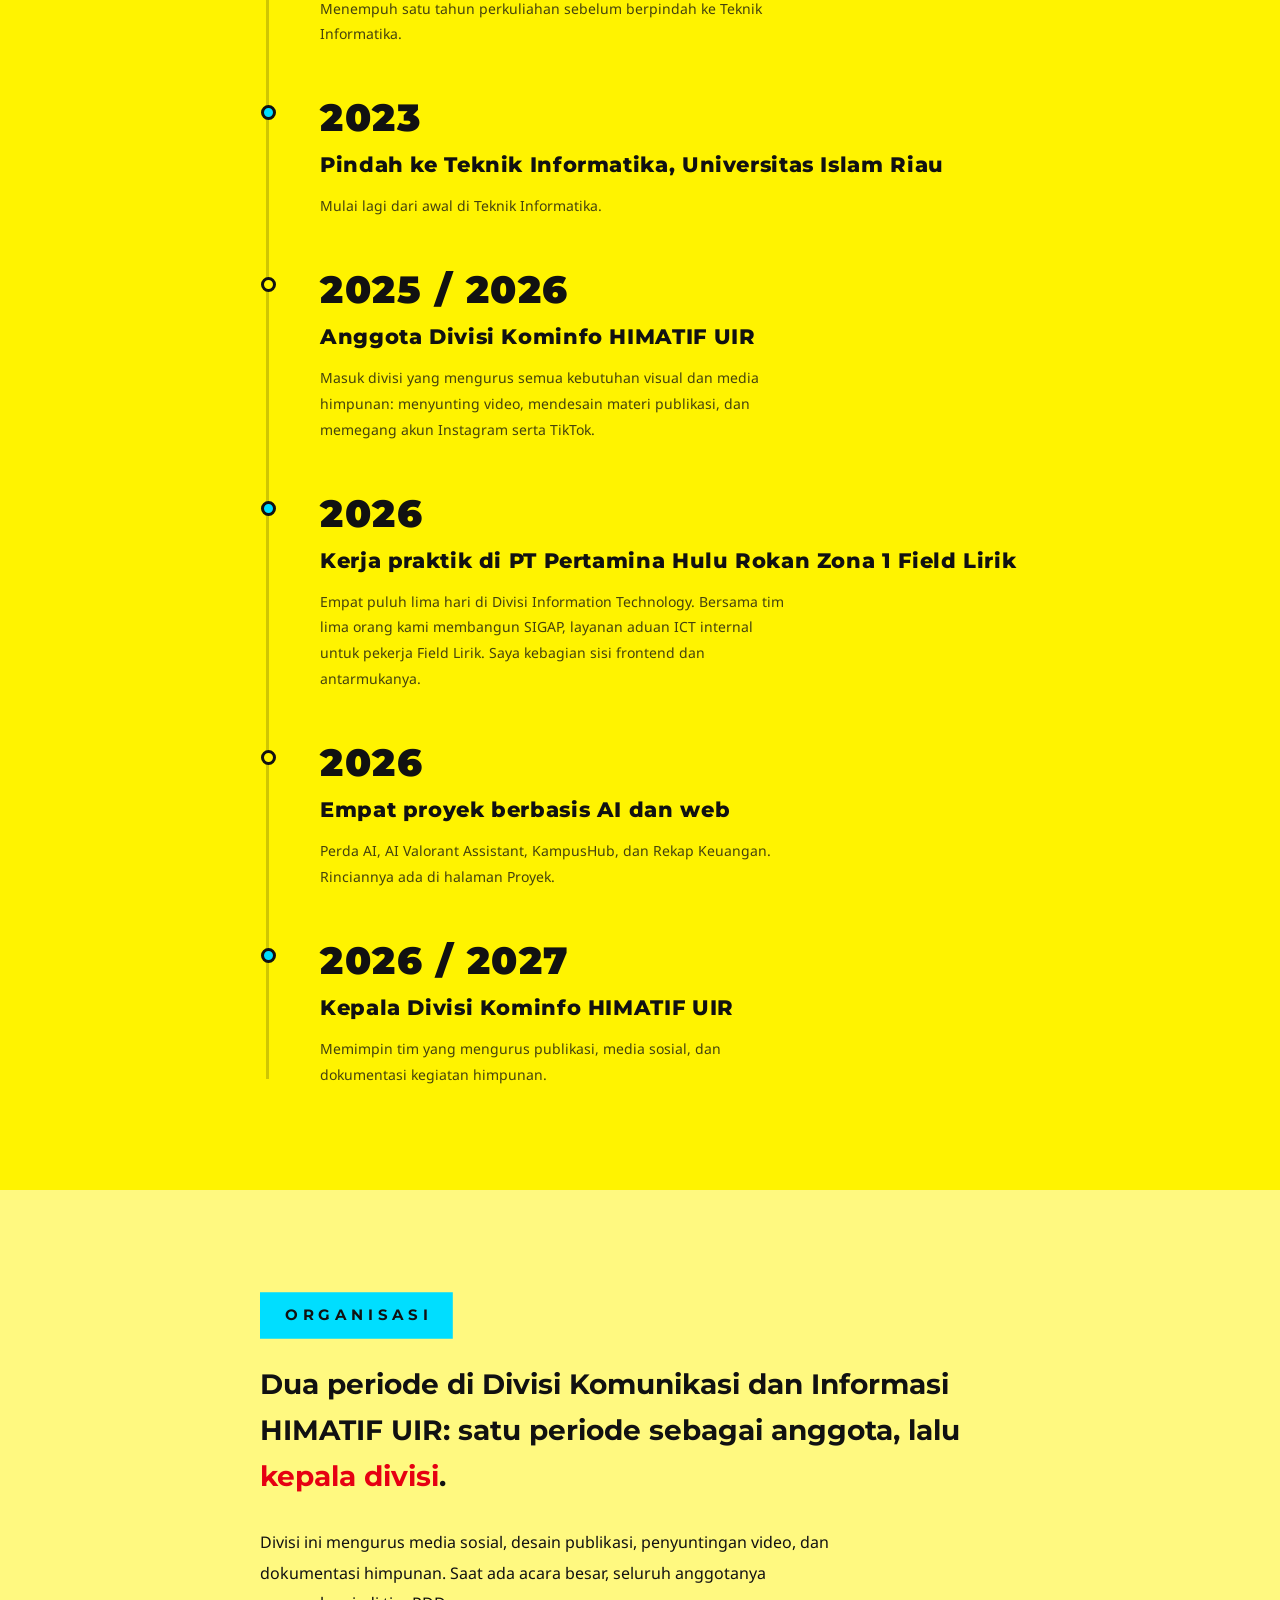
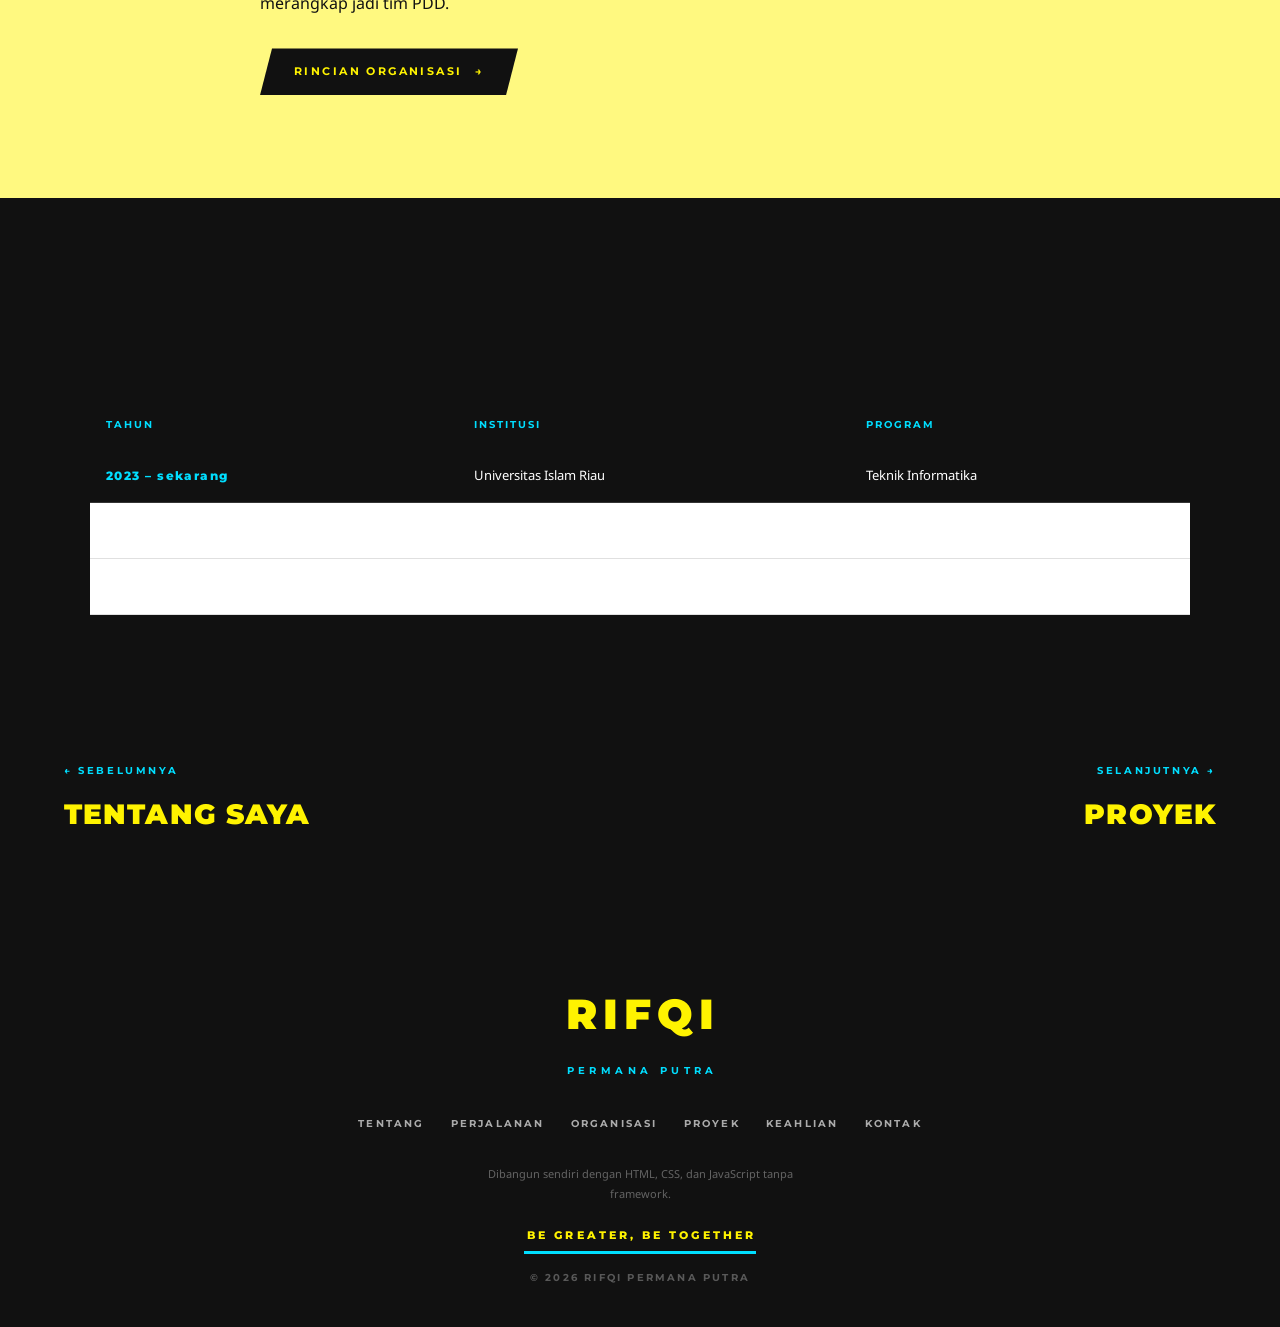
<file: perjalanan.html>
<!DOCTYPE html>
<html lang="id">
<head>
<meta charset="UTF-8">
<meta name="viewport" content="width=device-width, initial-scale=1">
<title>Perjalanan — Rifqi Permana Putra</title>
<meta name="description" content="Pendidikan, kerja praktik di Pertamina Field Lirik, dan kepengurusan HIMATIF UIR.">
<meta name="theme-color" content="#FFF300">
<link rel="icon" href="data:image/svg+xml,<svg xmlns='http://www.w3.org/2000/svg' viewBox='0 0 64 64'><rect width='64' height='64' fill='%23FFF300'/><path d='M20 22 L10 32 L20 42' stroke='%23111' stroke-width='6' fill='none' stroke-linecap='round' stroke-linejoin='round'/><path d='M44 22 L54 32 L44 42' stroke='%2300DEFF' stroke-width='6' fill='none' stroke-linecap='round' stroke-linejoin='round'/><path d='M36 18 L28 46' stroke='%23111' stroke-width='6' stroke-linecap='round'/></svg>">
<meta property="og:type" content="article">
<meta property="og:site_name" content="Rifqi Permana Putra">
<meta property="og:title" content="Perjalanan — Rifqi Permana Putra">
<meta property="og:description" content="Dari bangku kuliah sampai kerja praktik di Pertamina, dan lima proyek di antaranya.">
<meta property="og:image" content="assets/img/og.png">
<meta property="og:image:width" content="1200">
<meta property="og:image:height" content="630">
<meta name="twitter:card" content="summary_large_image">
<link rel="preconnect" href="https://fonts.googleapis.com">
<link rel="preconnect" href="https://fonts.gstatic.com" crossorigin>
<link href="https://fonts.googleapis.com/css2?family=Montserrat:wght@700;800;900&family=Noto+Sans:wght@400;500;700&display=swap" rel="stylesheet">
<link rel="stylesheet" href="assets/css/style.css?v=37">
<link rel="stylesheet" href="assets/css/page.css?v=37">
</head>
<body>

<a class="skip" href="#konten">LANGSUNG KE KONTEN</a>
<div class="progress" id="progress" aria-hidden="true"></div>

<header class="site-header is-stuck" id="siteHeader">
  <a class="site-logo" href="index.html" aria-label="Rifqi Permana Putra — beranda">
    <span class="site-logo__a">MY</span>
    <span class="site-logo__b">PORTOFOLIO</span>
  </a>
  <div class="site-header__right">
    <a class="btn-reserve" href="kontak.html">KONTAK</a>
    <button class="site-menu-toggle" id="menuToggle" aria-expanded="false" aria-controls="navDrawer" aria-label="Buka menu">
      <span></span><span></span>
    </button>
  </div>
</header>

<nav class="site-nav-drawer" id="navDrawer" hidden>
  <div class="site-nav-drawer__bg"></div>
  <p class="site-nav-drawer__sidecopy">BE GREATER, BE TOGETHER</p>
  <ul class="site-nav-drawer__list">
    <li><a href="index.html#about"><em>01</em><b>ABOUT</b><span>Tentang Saya</span></a></li>
    <li><a href="index.html#prinsip"><em>02</em><b>PRINCIPLE</b><span>Cara Saya Menilai Kerja</span></a></li>
    <li><a href="perjalanan.html"><em>03</em><b>JOURNEY</b><span>Pendidikan &amp; Kerja Praktik</span></a></li>
    <li><a href="organisasi.html"><em>04</em><b>ORGANIZATION</b><span>HIMATIF UIR</span></a></li>
    <li><a href="index.html#fokus"><em>05</em><b>FOCUS</b><span>Dua Bidang Utama</span></a></li>
    <li><a href="proyek.html"><em>06</em><b>WORKS</b><span>Lima Proyek</span></a></li>
    <li><a href="index.html#carakerja"><em>07</em><b>METHOD</b><span>Cara Saya Bekerja</span></a></li>
    <li><a href="index.html#keahlian"><em>08</em><b>SKILLS</b><span>Keahlian</span></a></li>
    <li><a href="kontak.html"><em>09</em><b>CONTACT</b><span>Hubungi Saya</span></a></li>
  </ul>
  <div class="site-nav-drawer__foot">
    <span>PEKANBARU · 2026</span>
    <div class="site-nav-drawer__sns">
      <a href="https://github.com/RifqiPermanaPutra" target="_blank" rel="noopener" aria-label="GitHub">GH</a>
      <a href="https://www.linkedin.com/in/rifqi-permana-putra-9563072a1/" target="_blank" rel="noopener" aria-label="LinkedIn">IN</a>
      <a href="https://instagram.com/r_vairagya" target="_blank" rel="noopener" aria-label="Instagram">IG</a>
    </div>
  </div>
</nav>

<main id="konten">

<section class="page-hero">
  <div class="page-hero__bg"></div>
  <div class="page-hero__band"></div>
  <div class="deco-flower deco-flower--tilt" aria-hidden="true"
       style="top:18%;right:7%;width:clamp(80px,11vw,160px);color:rgba(255,243,0,.2)">
    <svg viewBox="0 0 100 100"><use href="#deco-flower"/></svg>
  </div>
  <p class="page-hero__label">JOURNEY</p>
  <h1 class="page-hero__title"><span class="glitch" data-text="PERJALANAN">PERJALANAN</span></h1>
  <p class="page-hero__sub">
    Dari bangku kuliah sampai kerja praktik di Pertamina, dan lima proyek di antaranya.
  </p>
</section>

<nav class="crumb" aria-label="Remah roti">
  <a href="index.html">BERANDA</a><i>/</i><span>PERJALANAN</span>
</nav>

<nav class="anchors" aria-label="Loncat ke bagian">
  <a href="#linimasa">LINIMASA</a>
  <a href="#organisasi">ORGANISASI</a>
  <a href="#pendidikan">PENDIDIKAN</a>
</nav>

<div class="page-body">
  <div class="wrap wrap--narrow">
    <p class="lead" data-reveal>
      Di Teknik Informatika saya lebih senang mengerjakan proyek yang
      <b>ada penggunanya</b>.
    </p>
    <div class="prose" data-reveal>
      <p>
        Kebiasaan itu terbawa ke hampir semua tugas kuliah saya. Tiap kali dapat tugas
        proyek, saya cari dulu masalah di sekitar yang bisa dijadikan studi kasusnya.
      </p>
      <p>
        Hasilnya lima proyek: dua sistem AI, dua aplikasi
        full-stack, dan satu sistem internal untuk perusahaan. Satu di antaranya sudah
        tayang dan dipakai setiap hari.
      </p>
    </div>
  </div>
</div>



<!-- ===== TIMELINE ===== -->
<div class="page-body">
  <div class="wrap wrap--narrow">
    <h2 id="linimasa" class="sec__label" data-reveal>LINIMASA</h2>

    <div class="timeline">
      <div class="tl-item" data-reveal>
        <p class="tl-item__year">2019 – 2022</p>
        <h3 class="tl-item__title">SMA Negeri 1 Rambah</h3>
        <p class="tl-item__desc">Menyelesaikan pendidikan menengah atas di Rokan Hulu, Riau.</p>
      </div>

      <div class="tl-item" data-reveal>
        <p class="tl-item__year">2022 – 2023</p>
        <h3 class="tl-item__title">Universitas Andalas, Fisika FMIPA</h3>
        <p class="tl-item__desc">
          Menempuh satu tahun perkuliahan sebelum berpindah ke Teknik Informatika.
        </p>
      </div>

      <div class="tl-item tl-item--key" data-reveal>
        <p class="tl-item__year">2023</p>
        <h3 class="tl-item__title">Pindah ke Teknik Informatika, Universitas Islam Riau</h3>
        <p class="tl-item__desc">
          Mulai lagi dari awal di Teknik Informatika.
        </p>
      </div>

      <div class="tl-item" data-reveal>
        <p class="tl-item__year">2025 / 2026</p>
        <h3 class="tl-item__title">Anggota Divisi Kominfo HIMATIF UIR</h3>
        <p class="tl-item__desc">
          Masuk divisi yang mengurus semua kebutuhan visual dan media himpunan: menyunting
          video, mendesain materi publikasi, dan memegang akun Instagram serta TikTok.
        </p>
      </div>

      <div class="tl-item tl-item--key" data-reveal>
        <p class="tl-item__year">2026</p>
        <h3 class="tl-item__title">Kerja praktik di PT Pertamina Hulu Rokan Zona 1 Field Lirik</h3>
        <p class="tl-item__desc">
          Empat puluh lima hari di Divisi Information Technology. Bersama tim lima orang
          kami membangun SIGAP, layanan aduan ICT internal untuk pekerja Field Lirik.
          Saya kebagian sisi frontend dan antarmukanya.
        </p>
      </div>

      <div class="tl-item" data-reveal>
        <p class="tl-item__year">2026</p>
        <h3 class="tl-item__title">Empat proyek berbasis AI dan web</h3>
        <p class="tl-item__desc">
          Perda AI, AI Valorant Assistant, KampusHub, dan Rekap Keuangan. Rinciannya ada di
          halaman Proyek.
        </p>
      </div>

      <div class="tl-item tl-item--key" data-reveal>
        <p class="tl-item__year">2026 / 2027</p>
        <h3 class="tl-item__title">Kepala Divisi Kominfo HIMATIF UIR</h3>
        <p class="tl-item__desc">
          Memimpin tim yang
          mengurus publikasi, media sosial, dan dokumentasi kegiatan himpunan.
        </p>
      </div>
    </div>
  </div>
</div>

<!-- ===== ORGANISASI (ringkas, rinciannya di halaman sendiri) ===== -->
<div class="page-body page-body--pale">
  <div class="wrap wrap--narrow">
    <h2 id="organisasi" class="sec__label" data-reveal>ORGANISASI</h2>
    <p class="lead" data-reveal>
      Dua periode di Divisi Komunikasi dan Informasi HIMATIF UIR:
      satu periode sebagai anggota, lalu <b>kepala divisi</b>.
    </p>
    <div class="prose" data-reveal>
      <p>
        Divisi ini mengurus media sosial, desain publikasi, penyuntingan video,
        dan dokumentasi himpunan. Saat ada acara besar,
        seluruh anggotanya merangkap jadi tim PDD.
      </p>
    </div>
    <a class="btn-more" href="organisasi.html" data-reveal><span>RINCIAN ORGANISASI</span></a>
  </div>
</div>

<!-- ===== PENDIDIKAN ===== -->
<div class="page-body page-body--dark">
  <div class="wrap">
    <h2 id="pendidikan" class="sec__label sec__label--gold" data-reveal>PENDIDIKAN</h2>

    <div class="table-scroll" data-reveal>
      <table class="sesi-table">
        <thead>
          <tr><th>TAHUN</th><th>INSTITUSI</th><th>PROGRAM</th></tr>
        </thead>
        <tbody>
          <tr class="sesi-table__key">
            <td><b>2023 – sekarang</b></td>
            <td>Universitas Islam Riau</td>
            <td>Teknik Informatika</td>
          </tr>
          <tr>
            <td><b>2022 – 2023</b></td>
            <td>Universitas Andalas</td>
            <td>Fisika, FMIPA</td>
          </tr>
          <tr>
            <td><b>2019 – 2022</b></td>
            <td>SMA Negeri 1 Rambah</td>
            <td>—</td>
          </tr>
        </tbody>
      </table>
    </div>

    
  </div>
</div>

<nav class="pager" aria-label="Navigasi halaman">
  <a href="index.html#about"><em>← SEBELUMNYA</em><b>TENTANG SAYA</b></a>
  <a class="pager--next" href="proyek.html"><em>SELANJUTNYA →</em><b>PROYEK</b></a>
</nav>

</main>

<footer class="site-footer">
  <a class="site-footer__logo" href="index.html"><span>RIFQI</span><b>PERMANA PUTRA</b></a>
  <ul class="site-footer__nav">
    <li><a href="index.html#about">TENTANG</a></li>
    <li><a href="perjalanan.html">PERJALANAN</a></li>
    <li><a href="organisasi.html">ORGANISASI</a></li>
    <li><a href="proyek.html">PROYEK</a></li>
    <li><a href="index.html#keahlian">KEAHLIAN</a></li>
    <li><a href="kontak.html">KONTAK</a></li>
  </ul>
  <p class="site-footer__note">
    Dibangun sendiri dengan HTML, CSS, dan JavaScript tanpa framework.
  </p>
  <p class="site-footer__motto">BE GREATER, BE TOGETHER</p>
  <p class="site-footer__copy">© 2026 RIFQI PERMANA PUTRA</p>
</footer>

<button class="back-top" id="backTop" type="button" aria-label="Kembali ke atas"><span></span></button>

<script src="assets/js/sprite.js?v=37"></script>
<script src="assets/js/main.js?v=37"></script>
</body>
</html>
</file>
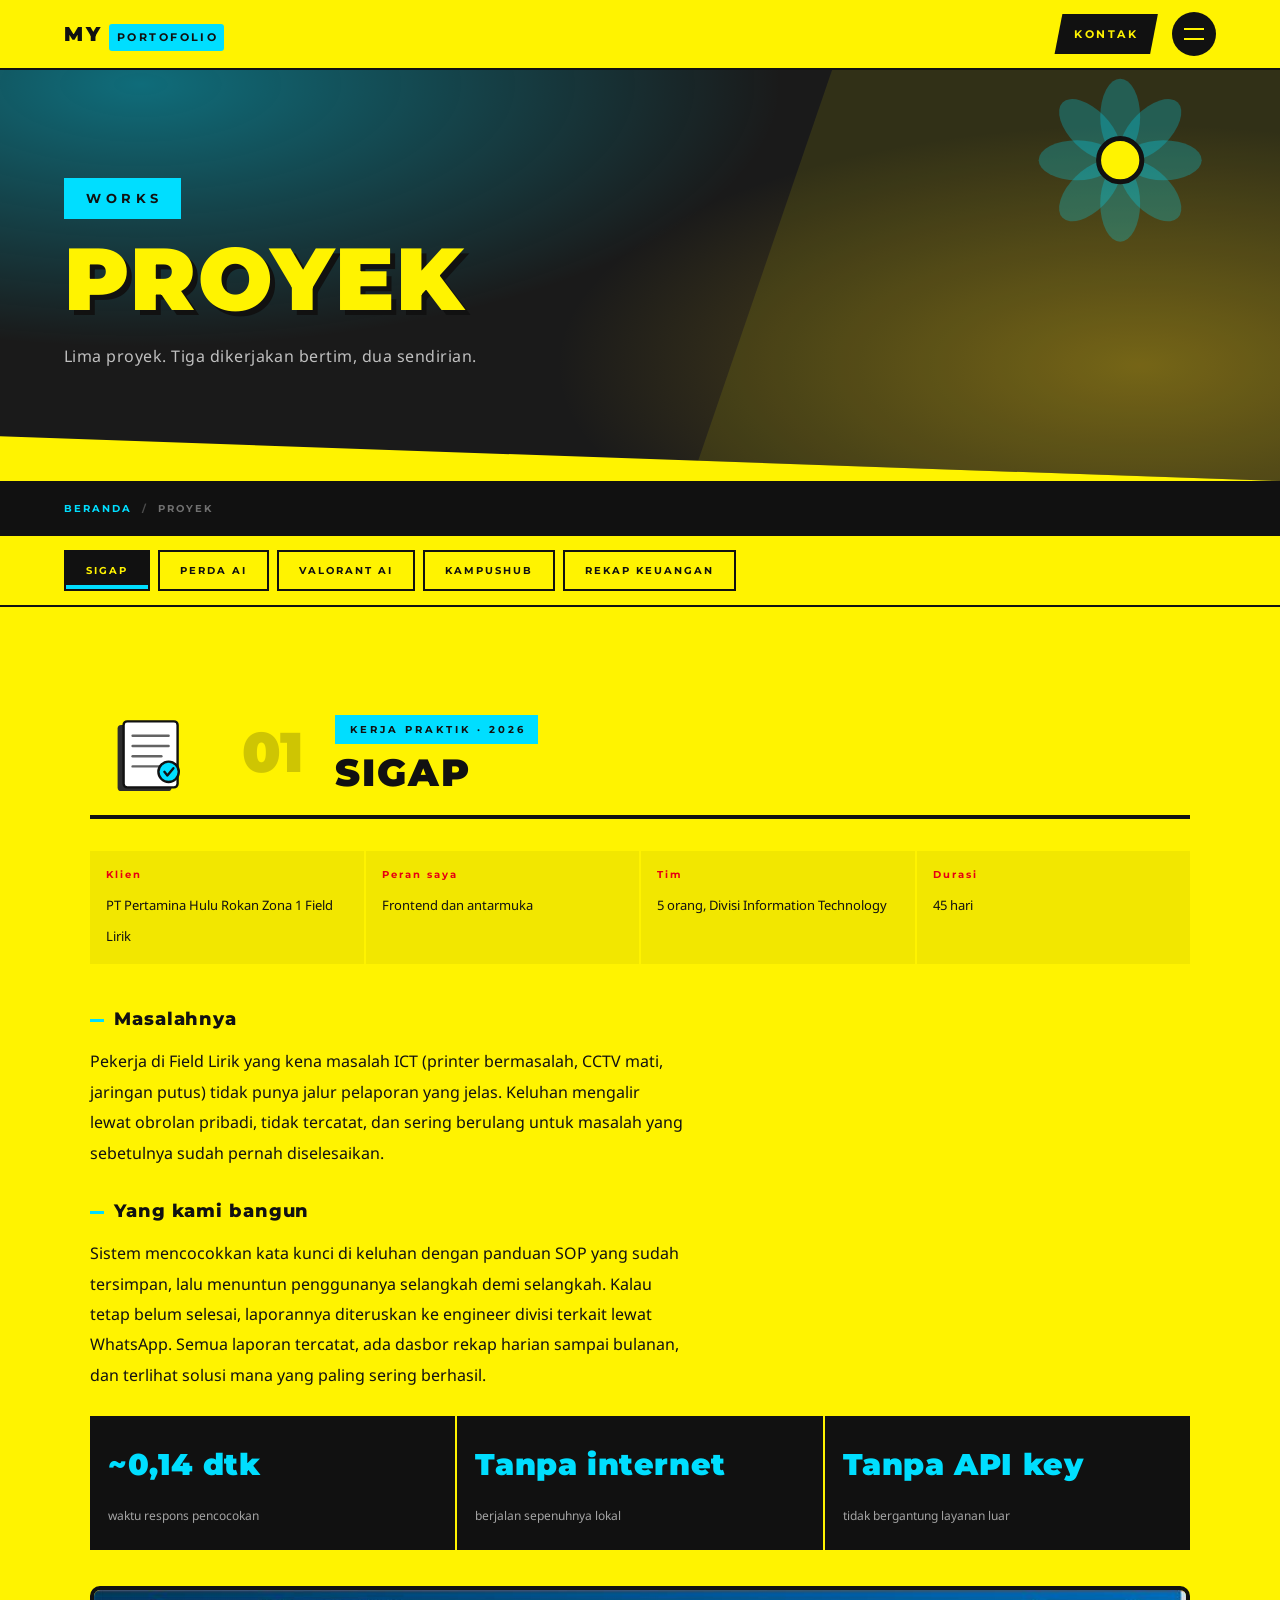
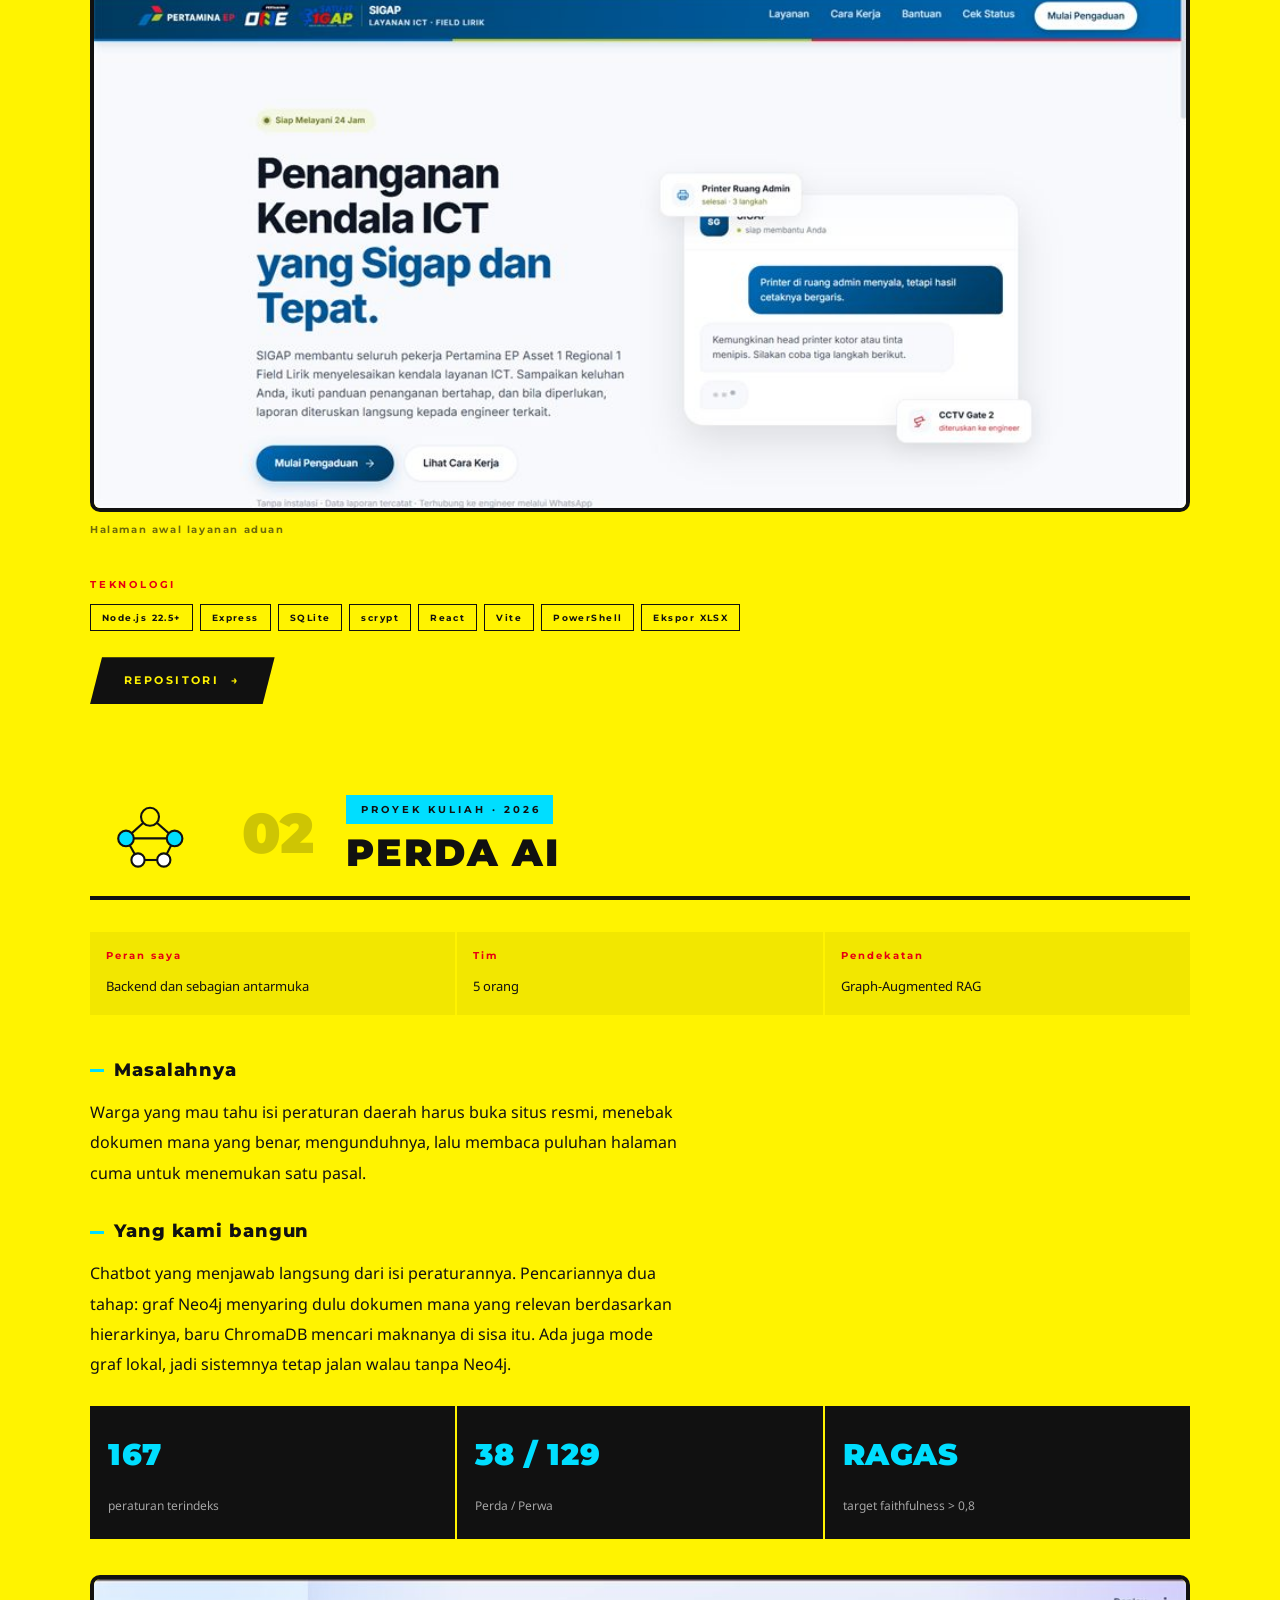
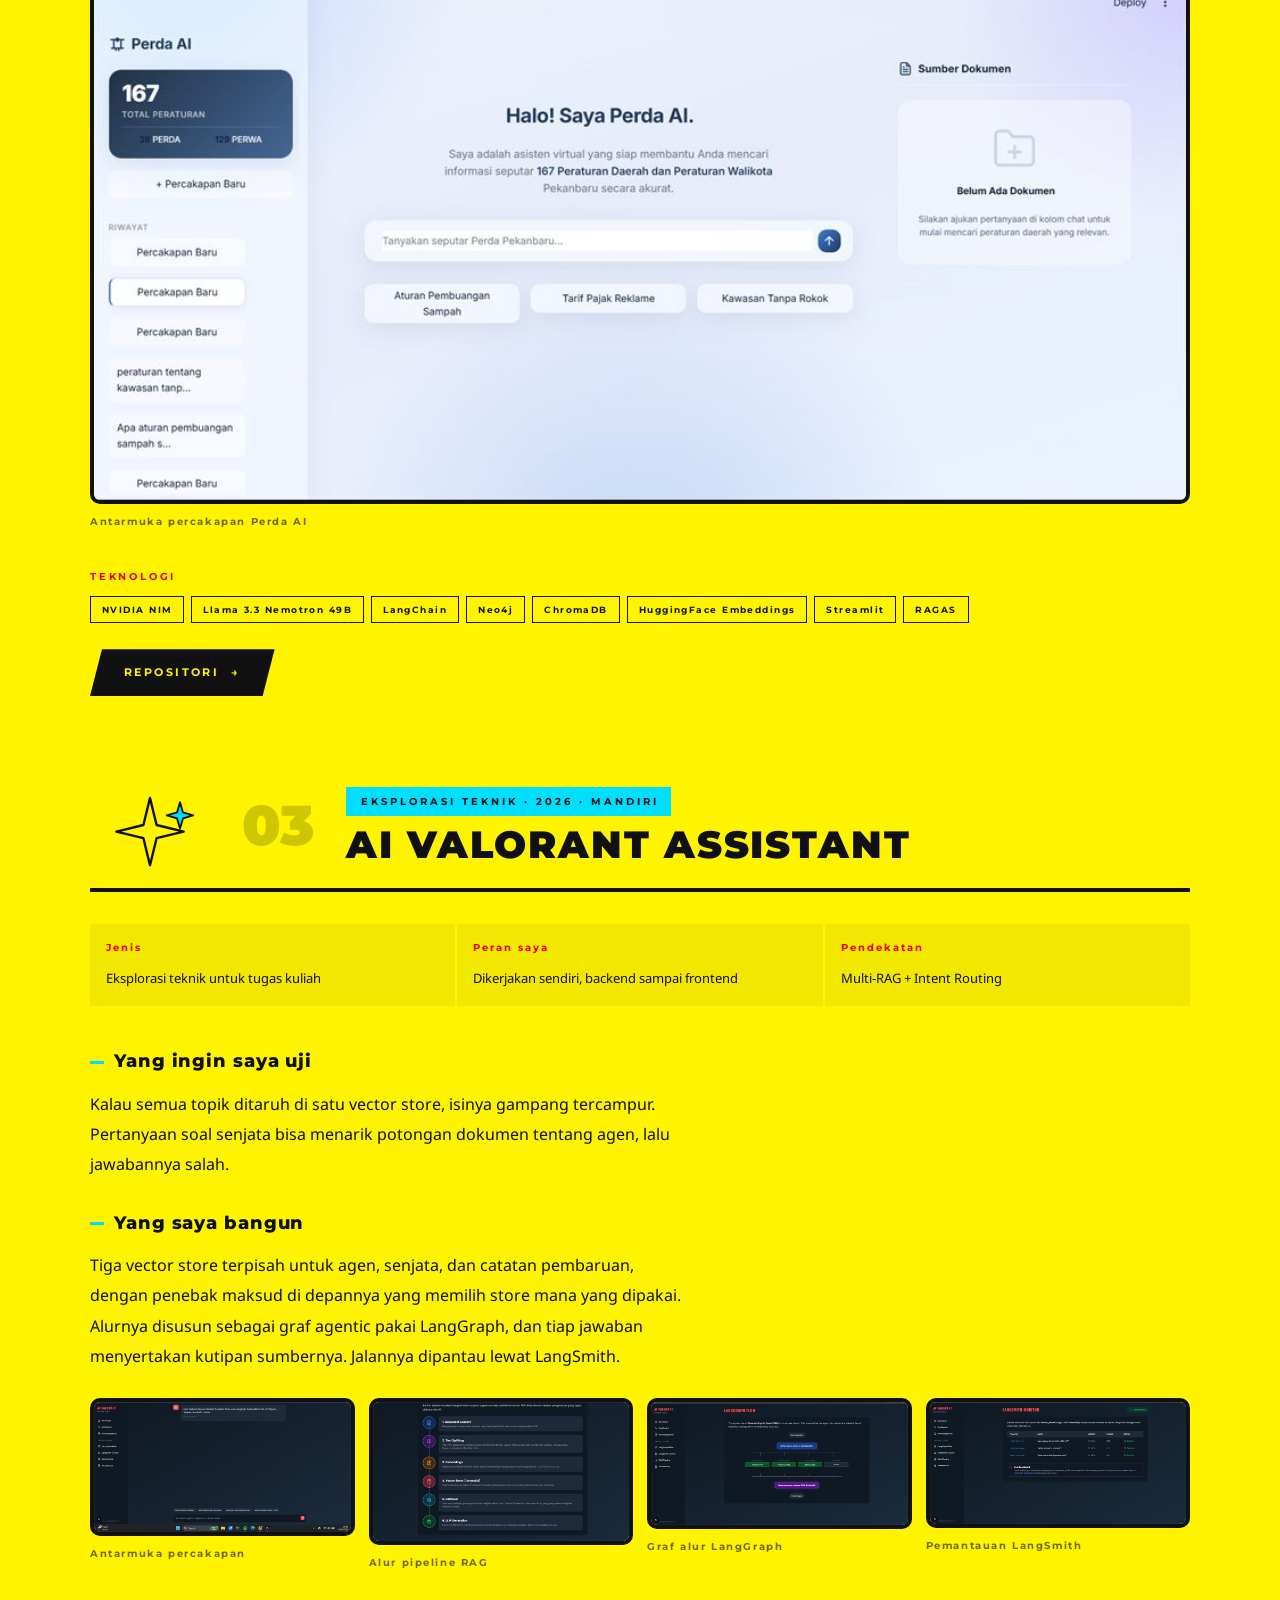
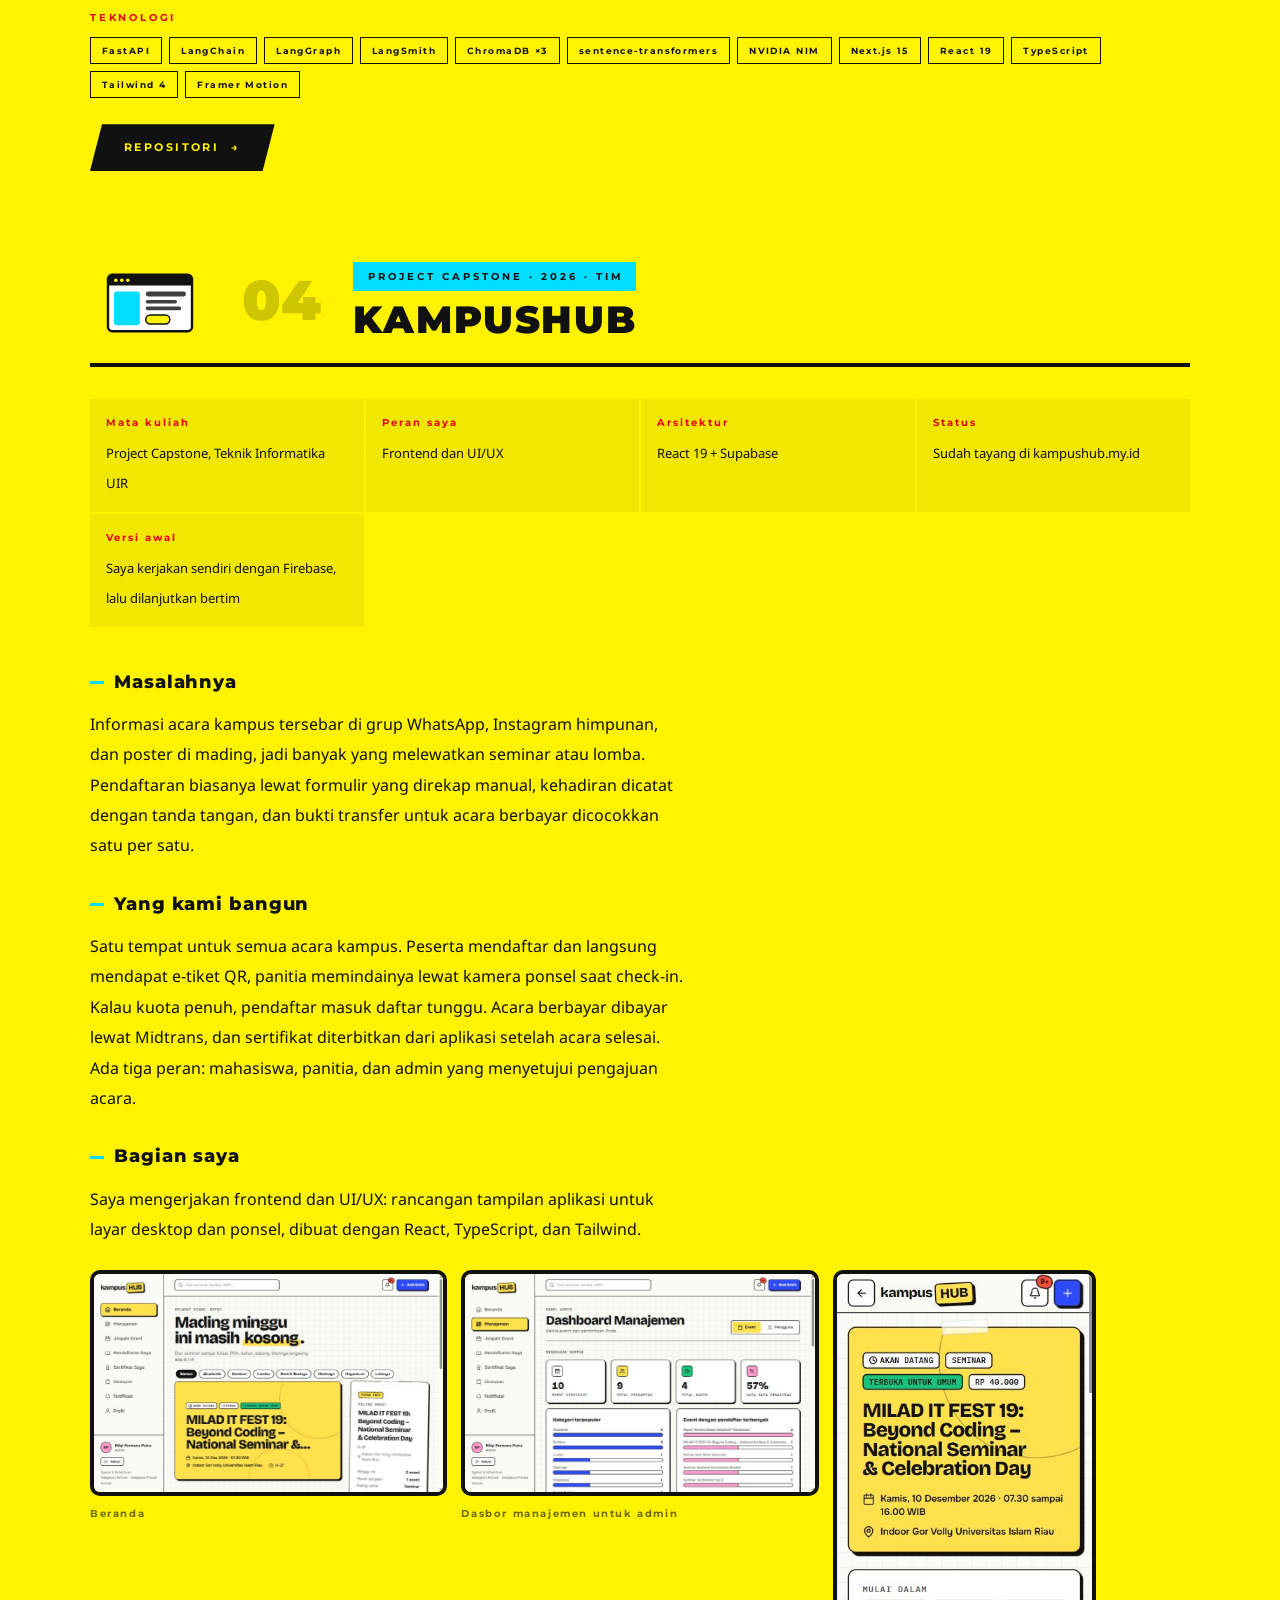
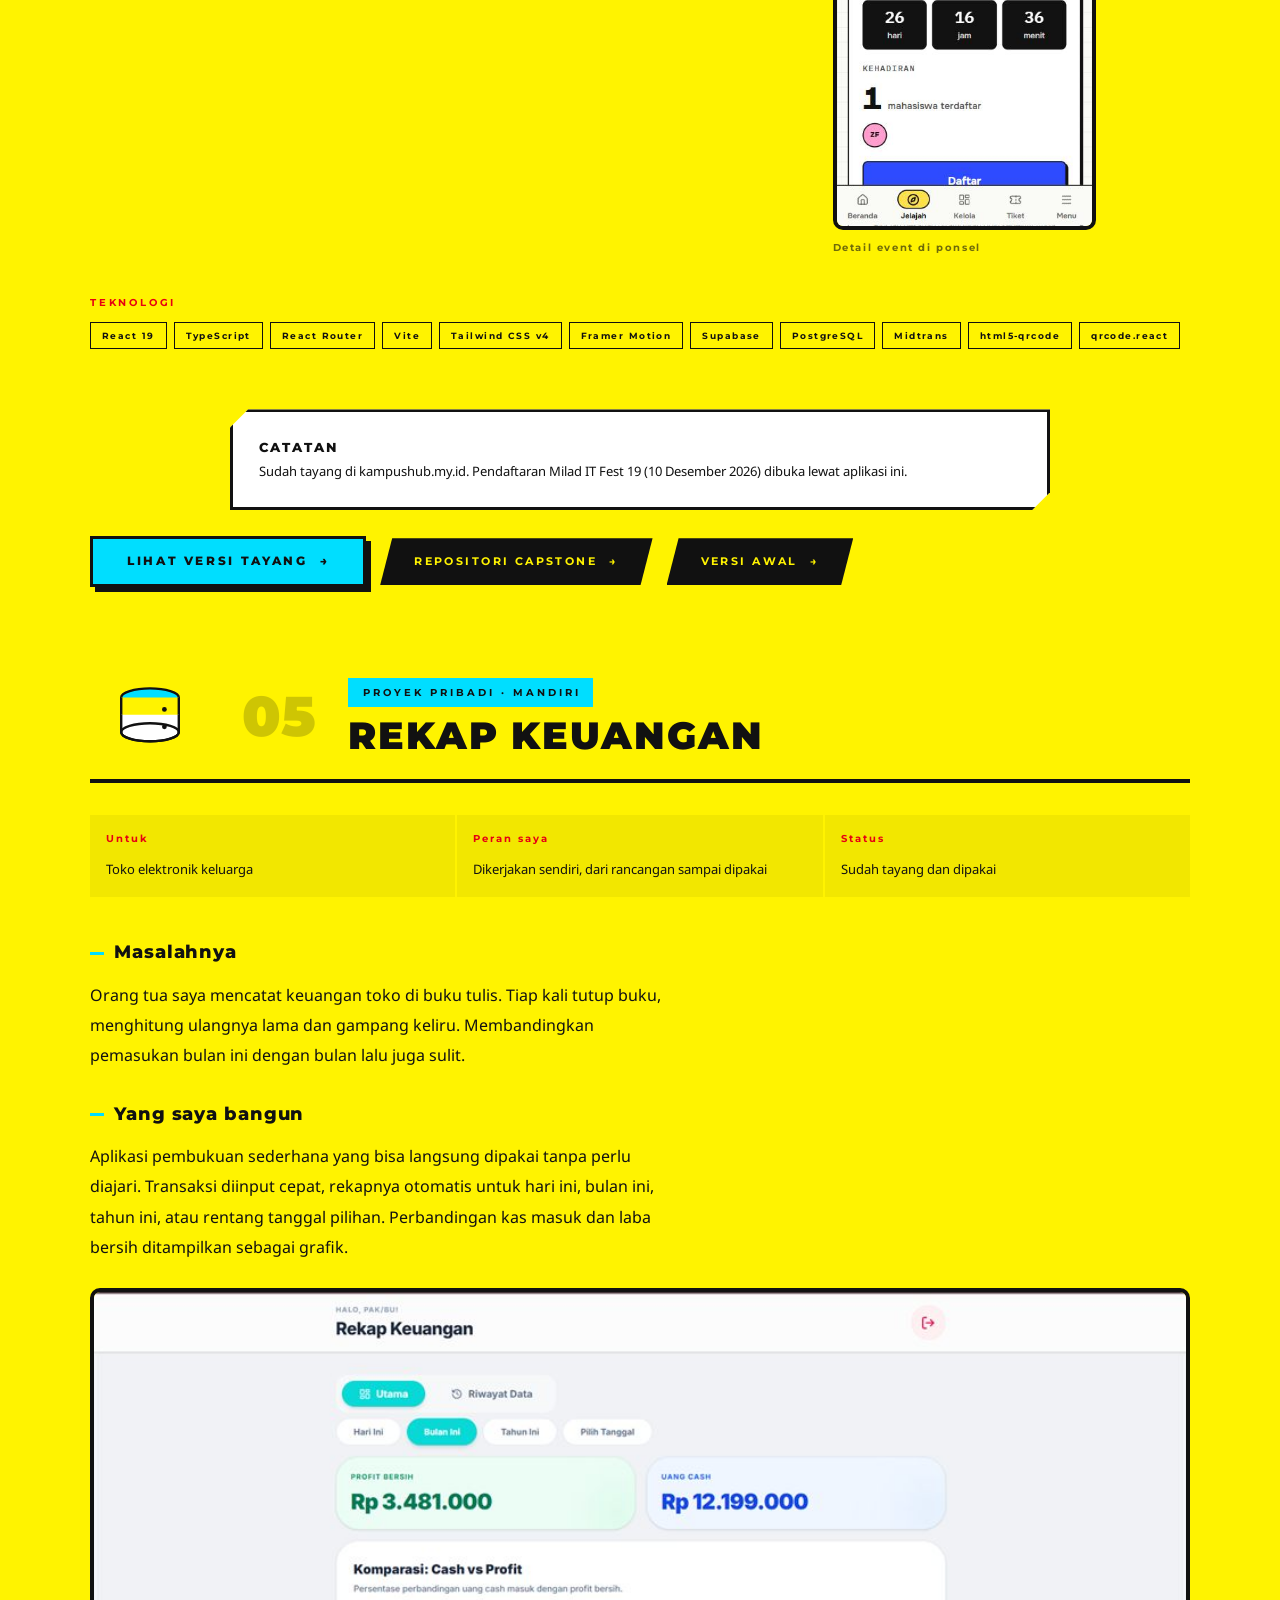
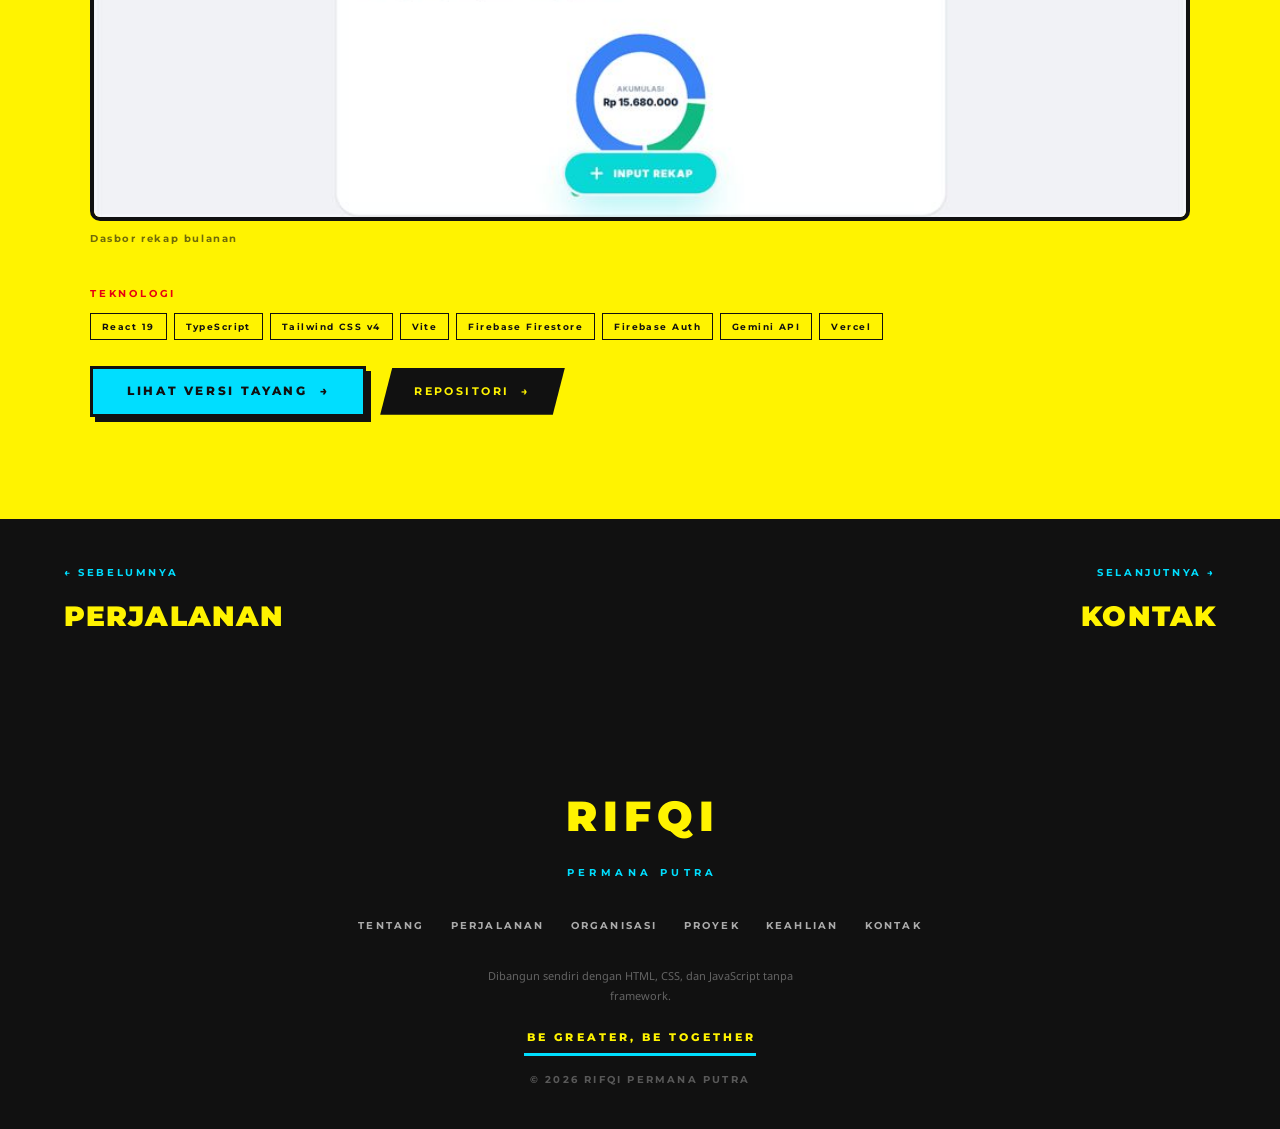
<file: proyek.html>
<!DOCTYPE html>
<html lang="id">
<head>
<meta charset="UTF-8">
<meta name="viewport" content="width=device-width, initial-scale=1">
<title>Proyek — Rifqi Permana Putra</title>
<meta name="description" content="Lima proyek: SIGAP untuk Pertamina Field Lirik, Perda AI, AI Valorant Assistant, KampusHub, dan Rekap Keuangan.">
<meta name="theme-color" content="#FFF300">
<link rel="icon" href="data:image/svg+xml,<svg xmlns='http://www.w3.org/2000/svg' viewBox='0 0 64 64'><rect width='64' height='64' fill='%23FFF300'/><path d='M20 22 L10 32 L20 42' stroke='%23111' stroke-width='6' fill='none' stroke-linecap='round' stroke-linejoin='round'/><path d='M44 22 L54 32 L44 42' stroke='%2300DEFF' stroke-width='6' fill='none' stroke-linecap='round' stroke-linejoin='round'/><path d='M36 18 L28 46' stroke='%23111' stroke-width='6' stroke-linecap='round'/></svg>">
<meta property="og:type" content="website">
<meta property="og:site_name" content="Rifqi Permana Putra">
<meta property="og:title" content="Proyek — Rifqi Permana Putra">
<meta property="og:description" content="Lima proyek, lengkap dengan masalah, tumpukan teknologi, dan hasilnya.">
<meta property="og:image" content="assets/img/og.png">
<meta property="og:image:width" content="1200">
<meta property="og:image:height" content="630">
<meta name="twitter:card" content="summary_large_image">
<link rel="preconnect" href="https://fonts.googleapis.com">
<link rel="preconnect" href="https://fonts.gstatic.com" crossorigin>
<link href="https://fonts.googleapis.com/css2?family=Montserrat:wght@700;800;900&family=Noto+Sans:wght@400;500;700&display=swap" rel="stylesheet">
<link rel="stylesheet" href="assets/css/style.css?v=37">
<link rel="stylesheet" href="assets/css/page.css?v=37">
</head>
<body>

<a class="skip" href="#konten">LANGSUNG KE KONTEN</a>
<div class="progress" id="progress" aria-hidden="true"></div>

<header class="site-header is-stuck" id="siteHeader">
  <a class="site-logo" href="index.html" aria-label="Rifqi Permana Putra — beranda">
    <span class="site-logo__a">MY</span>
    <span class="site-logo__b">PORTOFOLIO</span>
  </a>
  <div class="site-header__right">
    <a class="btn-reserve" href="kontak.html">KONTAK</a>
    <button class="site-menu-toggle" id="menuToggle" aria-expanded="false" aria-controls="navDrawer" aria-label="Buka menu">
      <span></span><span></span>
    </button>
  </div>
</header>

<nav class="site-nav-drawer" id="navDrawer" hidden>
  <div class="site-nav-drawer__bg"></div>
  <p class="site-nav-drawer__sidecopy">BE GREATER, BE TOGETHER</p>
  <ul class="site-nav-drawer__list">
    <li><a href="index.html#about"><em>01</em><b>ABOUT</b><span>Tentang Saya</span></a></li>
    <li><a href="index.html#prinsip"><em>02</em><b>PRINCIPLE</b><span>Cara Saya Menilai Kerja</span></a></li>
    <li><a href="perjalanan.html"><em>03</em><b>JOURNEY</b><span>Pendidikan &amp; Kerja Praktik</span></a></li>
    <li><a href="organisasi.html"><em>04</em><b>ORGANIZATION</b><span>HIMATIF UIR</span></a></li>
    <li><a href="index.html#fokus"><em>05</em><b>FOCUS</b><span>Dua Bidang Utama</span></a></li>
    <li><a href="proyek.html"><em>06</em><b>WORKS</b><span>Lima Proyek</span></a></li>
    <li><a href="index.html#carakerja"><em>07</em><b>METHOD</b><span>Cara Saya Bekerja</span></a></li>
    <li><a href="index.html#keahlian"><em>08</em><b>SKILLS</b><span>Keahlian</span></a></li>
    <li><a href="kontak.html"><em>09</em><b>CONTACT</b><span>Hubungi Saya</span></a></li>
  </ul>
  <div class="site-nav-drawer__foot">
    <span>PEKANBARU · 2026</span>
    <div class="site-nav-drawer__sns">
      <a href="https://github.com/RifqiPermanaPutra" target="_blank" rel="noopener" aria-label="GitHub">GH</a>
      <a href="https://www.linkedin.com/in/rifqi-permana-putra-9563072a1/" target="_blank" rel="noopener" aria-label="LinkedIn">IN</a>
      <a href="https://instagram.com/r_vairagya" target="_blank" rel="noopener" aria-label="Instagram">IG</a>
    </div>
  </div>
</nav>

<main id="konten">

<section class="page-hero">
  <div class="page-hero__bg"></div>
  <div class="page-hero__band"></div>
  <div class="deco-flower deco-flower--mirror" aria-hidden="true"
       style="top:16%;right:6%;width:clamp(90px,13vw,180px);color:rgba(0,222,255,.26)">
    <svg viewBox="0 0 100 100"><use href="#deco-flower"/></svg>
  </div>
  <p class="page-hero__label">WORKS</p>
  <h1 class="page-hero__title"><span class="glitch" data-text="PROYEK">PROYEK</span></h1>
  <p class="page-hero__sub">
    Lima proyek. Tiga dikerjakan bertim, dua sendirian.
  </p>
</section>

<nav class="crumb" aria-label="Remah roti">
  <a href="index.html">BERANDA</a><i>/</i><span>PROYEK</span>
</nav>

<nav class="anchors" aria-label="Loncat ke proyek">
  <a href="#sigap">SIGAP</a>
  <a href="#perda">PERDA AI</a>
  <a href="#valorant">VALORANT AI</a>
  <a href="#kampushub">KAMPUSHUB</a>
  <a href="#rekap">REKAP KEUANGAN</a>
</nav>

<div class="page-body">
  <div class="wrap">

    <!-- ===== 01 SIGAP ===== -->
    <section class="cat" id="sigap">
      <div class="cat__head" data-reveal>
        <svg class="cat__art" viewBox="0 0 400 300" aria-hidden="true"><use href="#art-doc"/></svg>
        <span class="cat__num">01</span>
        <div class="cat__titles">
          <p class="cat__en">KERJA PRAKTIK · 2026</p>
          <h2 class="cat__id">SIGAP</h2>
        </div>
      </div>

      <div class="proj" data-reveal>
        <ul class="proj__meta">
          <li><b>Klien</b><span>PT Pertamina Hulu Rokan Zona 1 Field Lirik</span></li>
          <li><b>Peran saya</b><span>Frontend dan antarmuka</span></li>
          <li><b>Tim</b><span>5 orang, Divisi Information Technology</span></li>
          <li><b>Durasi</b><span>45 hari</span></li>
        </ul>

        <h3 class="proj__h">Masalahnya</h3>
        <p class="proj__p">
          Pekerja di Field Lirik yang kena masalah ICT (printer bermasalah, CCTV mati,
          jaringan putus) tidak punya jalur pelaporan yang jelas. Keluhan mengalir lewat
          obrolan pribadi, tidak tercatat, dan sering berulang untuk masalah yang sebetulnya
          sudah pernah diselesaikan.
        </p>

        <h3 class="proj__h">Yang kami bangun</h3>
        <p class="proj__p">
          Sistem mencocokkan kata kunci di keluhan dengan panduan SOP yang sudah tersimpan,
          lalu menuntun penggunanya selangkah demi selangkah. Kalau tetap belum selesai,
          laporannya diteruskan ke engineer divisi terkait lewat WhatsApp. Semua laporan
          tercatat, ada dasbor rekap harian sampai bulanan, dan terlihat solusi mana yang
          paling sering berhasil.
        </p>

        <div class="proj__metrics">
          <div><b>~0,14 dtk</b><span>waktu respons pencocokan</span></div>
          <div><b>Tanpa internet</b><span>berjalan sepenuhnya lokal</span></div>
          <div><b>Tanpa API key</b><span>tidak bergantung layanan luar</span></div>
        </div>

        <div class="proj__gallery">
          <figure><img src="assets/img/projects/sigap-960.jpg" alt="Halaman awal SIGAP" loading="lazy"><figcaption>Halaman awal layanan aduan</figcaption></figure>
        </div>

        <p class="proj__label">TEKNOLOGI</p>
        <ul class="proj__stack">
          <li class="tag">Node.js 22.5+</li><li class="tag">Express</li><li class="tag">SQLite</li>
          <li class="tag">scrypt</li><li class="tag">React</li><li class="tag">Vite</li>
          <li class="tag">PowerShell</li><li class="tag">Ekspor XLSX</li>
        </ul>

        <div class="proj__links">
          <a class="btn-more" href="https://github.com/RifqiPermanaPutra/SIGAP-AI" target="_blank" rel="noopener"><span>REPOSITORI</span></a>
        </div>
      </div>
    </section>

    <!-- ===== 02 PERDA AI ===== -->
    <section class="cat" id="perda">
      <div class="cat__head" data-reveal>
        <svg class="cat__art" viewBox="0 0 400 300" aria-hidden="true"><use href="#art-graph"/></svg>
        <span class="cat__num">02</span>
        <div class="cat__titles">
          <p class="cat__en">PROYEK KULIAH · 2026</p>
          <h2 class="cat__id">PERDA AI</h2>
        </div>
      </div>

      <div class="proj" data-reveal>
        <ul class="proj__meta">
          <li><b>Peran saya</b><span>Backend dan sebagian antarmuka</span></li>
          <li><b>Tim</b><span>5 orang</span></li>
          <li><b>Pendekatan</b><span>Graph-Augmented RAG</span></li>
        </ul>

        <h3 class="proj__h">Masalahnya</h3>
        <p class="proj__p">
          Warga yang mau tahu isi peraturan daerah harus buka situs resmi, menebak dokumen
          mana yang benar, mengunduhnya, lalu membaca puluhan halaman cuma untuk menemukan
          satu pasal.
        </p>

        <h3 class="proj__h">Yang kami bangun</h3>
        <p class="proj__p">
          Chatbot yang menjawab langsung dari isi peraturannya. Pencariannya dua tahap:
          graf Neo4j menyaring dulu dokumen mana yang relevan berdasarkan hierarkinya, baru
          ChromaDB mencari maknanya di sisa itu. Ada juga mode graf lokal, jadi sistemnya
          tetap jalan walau tanpa Neo4j.
        </p>

        <div class="proj__metrics">
          <div><b>167</b><span>peraturan terindeks</span></div>
          <div><b>38 / 129</b><span>Perda / Perwa</span></div>
          <div><b>RAGAS</b><span>target faithfulness &gt; 0,8</span></div>
        </div>

        <div class="proj__gallery">
          <figure><img src="assets/img/projects/perda-960.jpg" alt="Antarmuka Perda AI" loading="lazy"><figcaption>Antarmuka percakapan Perda AI</figcaption></figure>
        </div>

        <p class="proj__label">TEKNOLOGI</p>
        <ul class="proj__stack">
          <li class="tag">NVIDIA NIM</li><li class="tag">Llama 3.3 Nemotron 49B</li>
          <li class="tag">LangChain</li><li class="tag">Neo4j</li><li class="tag">ChromaDB</li>
          <li class="tag">HuggingFace Embeddings</li><li class="tag">Streamlit</li><li class="tag">RAGAS</li>
        </ul>

        <div class="proj__links">
          <a class="btn-more" href="https://github.com/RifqiPermanaPutra/Chatbot-Perda-Pekanbaru" target="_blank" rel="noopener"><span>REPOSITORI</span></a>
        </div>
      </div>
    </section>

    <!-- ===== 03 VALORANT AI ===== -->
    <section class="cat" id="valorant">
      <div class="cat__head" data-reveal>
        <svg class="cat__art" viewBox="0 0 400 300" aria-hidden="true"><use href="#art-spark"/></svg>
        <span class="cat__num">03</span>
        <div class="cat__titles">
          <p class="cat__en">EKSPLORASI TEKNIK · 2026 · MANDIRI</p>
          <h2 class="cat__id">AI VALORANT ASSISTANT</h2>
        </div>
      </div>

      <div class="proj" data-reveal>
        <ul class="proj__meta">
          <li><b>Jenis</b><span>Eksplorasi teknik untuk tugas kuliah</span></li>
          <li><b>Peran saya</b><span>Dikerjakan sendiri, backend sampai frontend</span></li>
          <li><b>Pendekatan</b><span>Multi-RAG + Intent Routing</span></li>
        </ul>

        <h3 class="proj__h">Yang ingin saya uji</h3>
        <p class="proj__p">
          Kalau semua topik ditaruh di satu vector store, isinya gampang tercampur.
          Pertanyaan soal senjata bisa menarik potongan dokumen tentang agen, lalu jawabannya
          salah.
        </p>

        <h3 class="proj__h">Yang saya bangun</h3>
        <p class="proj__p">
          Tiga vector store terpisah untuk agen, senjata, dan catatan pembaruan, dengan
          penebak maksud di depannya yang memilih store mana yang dipakai. Alurnya disusun
          sebagai graf agentic pakai LangGraph, dan tiap jawaban menyertakan kutipan
          sumbernya. Jalannya dipantau lewat LangSmith.
        </p>

        <div class="proj__gallery">
          <figure><img src="assets/img/projects/valorant-chat-ui-960.jpg" alt="Antarmuka percakapan" loading="lazy"><figcaption>Antarmuka percakapan</figcaption></figure>
          <figure><img src="assets/img/projects/valorant-rag-pipeline-960.jpg" alt="Alur pipeline RAG" loading="lazy"><figcaption>Alur pipeline RAG</figcaption></figure>
          <figure><img src="assets/img/projects/valorant-langgraph-960.jpg" alt="Graf alur LangGraph" loading="lazy"><figcaption>Graf alur LangGraph</figcaption></figure>
          <figure><img src="assets/img/projects/valorant-langsmith-960.jpg" alt="Pemantauan LangSmith" loading="lazy"><figcaption>Pemantauan LangSmith</figcaption></figure>
        </div>

        <p class="proj__label">TEKNOLOGI</p>
        <ul class="proj__stack">
          <li class="tag">FastAPI</li><li class="tag">LangChain</li><li class="tag">LangGraph</li>
          <li class="tag">LangSmith</li><li class="tag">ChromaDB ×3</li><li class="tag">sentence-transformers</li>
          <li class="tag">NVIDIA NIM</li><li class="tag">Next.js 15</li><li class="tag">React 19</li>
          <li class="tag">TypeScript</li><li class="tag">Tailwind 4</li><li class="tag">Framer Motion</li>
        </ul>

        <div class="proj__links">
          <a class="btn-more" href="https://github.com/RifqiPermanaPutra/UAS-NLP-AI-Valorant-Asssitant" target="_blank" rel="noopener"><span>REPOSITORI</span></a>
        </div>
      </div>
    </section>

    <!-- ===== 04 KAMPUSHUB ===== -->
    <section class="cat" id="kampushub">
      <div class="cat__head" data-reveal>
        <svg class="cat__art" viewBox="0 0 400 300" aria-hidden="true"><use href="#art-ui"/></svg>
        <span class="cat__num">04</span>
        <div class="cat__titles">
          <p class="cat__en">PROJECT CAPSTONE · 2026 · TIM</p>
          <h2 class="cat__id">KAMPUSHUB</h2>
        </div>
      </div>

      <div class="proj" data-reveal>
        <ul class="proj__meta">
          <li><b>Mata kuliah</b><span>Project Capstone, Teknik Informatika UIR</span></li>
          <li><b>Peran saya</b><span>Frontend dan UI/UX</span></li>
          <li><b>Arsitektur</b><span>React 19 + Supabase</span></li>
          <li><b>Status</b><span>Sudah tayang di kampushub.my.id</span></li>
          <li><b>Versi awal</b><span>Saya kerjakan sendiri dengan Firebase, lalu dilanjutkan bertim</span></li>
        </ul>

        <h3 class="proj__h">Masalahnya</h3>
        <p class="proj__p">
          Informasi acara kampus tersebar di grup WhatsApp, Instagram himpunan, dan poster
          di mading, jadi banyak yang melewatkan seminar atau lomba. Pendaftaran biasanya
          lewat formulir yang direkap manual, kehadiran dicatat dengan tanda tangan, dan
          bukti transfer untuk acara berbayar dicocokkan satu per satu.
        </p>

        <h3 class="proj__h">Yang kami bangun</h3>
        <p class="proj__p">
          Satu tempat untuk semua acara kampus. Peserta mendaftar dan langsung mendapat
          e-tiket QR, panitia memindainya lewat kamera ponsel saat check-in. Kalau kuota
          penuh, pendaftar masuk daftar tunggu. Acara berbayar dibayar lewat Midtrans, dan
          sertifikat diterbitkan dari aplikasi setelah acara selesai. Ada tiga peran:
          mahasiswa, panitia, dan admin yang menyetujui pengajuan acara.
        </p>

        <h3 class="proj__h">Bagian saya</h3>
        <p class="proj__p">
          Saya mengerjakan frontend dan UI/UX: rancangan tampilan aplikasi untuk layar
          desktop dan ponsel, dibuat dengan React, TypeScript, dan Tailwind.
        </p>

        <div class="proj__gallery">
          <figure><img src="assets/img/projects/kampushub-beranda.jpg" alt="Beranda KampusHub" loading="lazy"><figcaption>Beranda</figcaption></figure>
          <figure><img src="assets/img/projects/kampushub-dasbor.jpg" alt="Dasbor manajemen KampusHub" loading="lazy"><figcaption>Dasbor manajemen untuk admin</figcaption></figure>
          <figure class="is-hp"><img src="assets/img/projects/kampushub-detail-hp.jpg" alt="Halaman detail event di ponsel" loading="lazy"><figcaption>Detail event di ponsel</figcaption></figure>
        </div>

        <p class="proj__label">TEKNOLOGI</p>
        <ul class="proj__stack">
          <li class="tag">React 19</li><li class="tag">TypeScript</li><li class="tag">React Router</li>
          <li class="tag">Vite</li><li class="tag">Tailwind CSS v4</li><li class="tag">Framer Motion</li>
          <li class="tag">Supabase</li><li class="tag">PostgreSQL</li><li class="tag">Midtrans</li>
          <li class="tag">html5-qrcode</li><li class="tag">qrcode.react</li>
        </ul>

        <div class="callout callout--note">
          <p class="callout__t">CATATAN</p>
          <p>Sudah tayang di kampushub.my.id. Pendaftaran Milad IT Fest 19 (10 Desember 2026) dibuka lewat aplikasi ini.</p>
        </div>

        <div class="proj__links">
          <a class="btn-guide" href="https://kampushub.my.id" target="_blank" rel="noopener">LIHAT VERSI TAYANG</a>
          <a class="btn-more" href="https://github.com/bintanghendriska/KampusHub" target="_blank" rel="noopener"><span>REPOSITORI CAPSTONE</span></a>
          <a class="btn-more" href="https://github.com/RifqiPermanaPutra/EventHub-Kampus" target="_blank" rel="noopener"><span>VERSI AWAL</span></a>
        </div>
      </div>
    </section>

    <!-- ===== 05 REKAP KEUANGAN ===== -->
    <section class="cat" id="rekap">
      <div class="cat__head" data-reveal>
        <svg class="cat__art" viewBox="0 0 400 300" aria-hidden="true"><use href="#art-db"/></svg>
        <span class="cat__num">05</span>
        <div class="cat__titles">
          <p class="cat__en">PROYEK PRIBADI · MANDIRI</p>
          <h2 class="cat__id">REKAP KEUANGAN</h2>
        </div>
      </div>

      <div class="proj" data-reveal>
        <ul class="proj__meta">
          <li><b>Untuk</b><span>Toko elektronik keluarga</span></li>
          <li><b>Peran saya</b><span>Dikerjakan sendiri, dari rancangan sampai dipakai</span></li>
          <li><b>Status</b><span>Sudah tayang dan dipakai</span></li>
        </ul>

        <h3 class="proj__h">Masalahnya</h3>
        <p class="proj__p">
          Orang tua saya mencatat keuangan toko di buku tulis. Tiap kali tutup buku,
          menghitung ulangnya lama dan gampang keliru. Membandingkan pemasukan bulan ini
          dengan bulan lalu juga sulit.
        </p>

        <h3 class="proj__h">Yang saya bangun</h3>
        <p class="proj__p">
          Aplikasi pembukuan sederhana yang bisa langsung dipakai tanpa perlu diajari.
          Transaksi diinput cepat, rekapnya otomatis untuk hari ini, bulan ini, tahun ini,
          atau rentang tanggal pilihan. Perbandingan kas masuk dan laba bersih ditampilkan
          sebagai grafik.
        </p>

        <div class="proj__gallery">
          <figure><img src="assets/img/projects/rekap-960.jpg" alt="Dasbor Rekap Keuangan" loading="lazy"><figcaption>Dasbor rekap bulanan</figcaption></figure>
        </div>

        <p class="proj__label">TEKNOLOGI</p>
        <ul class="proj__stack">
          <li class="tag">React 19</li><li class="tag">TypeScript</li><li class="tag">Tailwind CSS v4</li>
          <li class="tag">Vite</li><li class="tag">Firebase Firestore</li><li class="tag">Firebase Auth</li>
          <li class="tag">Gemini API</li><li class="tag">Vercel</li>
        </ul>

        <div class="proj__links">
          <a class="btn-guide" href="https://rekap-keuangan-six.vercel.app" target="_blank" rel="noopener">LIHAT VERSI TAYANG</a>
          <a class="btn-more" href="https://github.com/RifqiPermanaPutra/Rekap-Keuangan" target="_blank" rel="noopener"><span>REPOSITORI</span></a>
        </div>
      </div>
    </section>

  </div>
</div>

<nav class="pager" aria-label="Navigasi halaman">
  <a href="perjalanan.html"><em>← SEBELUMNYA</em><b>PERJALANAN</b></a>
  <a class="pager--next" href="kontak.html"><em>SELANJUTNYA →</em><b>KONTAK</b></a>
</nav>

</main>

<footer class="site-footer">
  <a class="site-footer__logo" href="index.html"><span>RIFQI</span><b>PERMANA PUTRA</b></a>
  <ul class="site-footer__nav">
    <li><a href="index.html#about">TENTANG</a></li>
    <li><a href="perjalanan.html">PERJALANAN</a></li>
    <li><a href="organisasi.html">ORGANISASI</a></li>
    <li><a href="proyek.html">PROYEK</a></li>
    <li><a href="index.html#keahlian">KEAHLIAN</a></li>
    <li><a href="kontak.html">KONTAK</a></li>
  </ul>
  <p class="site-footer__note">
    Dibangun sendiri dengan HTML, CSS, dan JavaScript tanpa framework.
  </p>
  <p class="site-footer__motto">BE GREATER, BE TOGETHER</p>
  <p class="site-footer__copy">© 2026 RIFQI PERMANA PUTRA</p>
</footer>

<button class="back-top" id="backTop" type="button" aria-label="Kembali ke atas"><span></span></button>

<script src="assets/js/sprite.js?v=37"></script>
<script src="assets/js/main.js?v=37"></script>
</body>
</html>
</file>
<file: assets/css/style.css>
@charset "UTF-8";
/* ============================================================
   RASA REVIVAL — stylesheet
   Bahasa desain: kuning elektrik + hitam pekat, aksen cyan,
   bentuk diagonal, tipografi kapital berspasi lebar.

   ATURAN CYAN (penting):
   Cyan adalah warna interaktif/penegas — bukan dekorasi.
   Selalu dipakai sebagai BLOK LATAR atau GARIS, tidak pernah
   sebagai teks kecil di atas kuning/putih (kontrasnya buruk).
   Merah hanya dipakai untuk satu hal: meteran pedas.
   ============================================================ */

/* ---------- 1. TOKEN ---------- */
:root{
  --c-yellow:      #FFF300;
  --c-yellow-pale: #FFF980;
  --c-gold:        #CEA519;
  --c-cyan:        #00DEFF;
  --c-black:       #000000;
  --c-ink:         #111111;
  --c-dark:        #2D2D2D;
  --c-darker:      #1A1A1A;
  --c-gray:        #999999;
  --c-red:         #E60012;
  --c-white:       #FFFFFF;

  --f-display: "Montserrat", "Trebuchet MS", sans-serif;
  --f-body:    "Noto Sans", "Segoe UI", sans-serif;

  --ls-label: .22em;
  --ease:     cubic-bezier(.2,.8,.2,1);
  --ease-out: cubic-bezier(.16,1,.3,1);

  /* pergeseran kanal warna untuk efek glitch */
  --glitch-x:  3px;
  --glitch-y: -2px;
  --c-glitch-g: #0DA500;
  --c-glitch-r: #FF0000;

  --pad-x: clamp(20px, 5vw, 96px);
  --header-h: 68px;
}

/* ---------- 2. RESET ---------- */
*,*::before,*::after{ box-sizing:border-box; }
html{ scroll-behavior:smooth; scroll-padding-top:var(--header-h); -webkit-text-size-adjust:100%; }
body{
  margin:0;
  background:var(--c-yellow);
  color:var(--c-ink);
  font-family:var(--f-body);
  font-size:16px;
  line-height:1.9;
  overflow-x:hidden;
}
h1,h2,h3,p,dl,dd,figure{ margin:0; }
ul,ol{ margin:0; padding:0; list-style:none; }
a{ color:inherit; text-decoration:none; }
img,svg{ display:block; max-width:100%; }
button{ font:inherit; color:inherit; background:none; border:0; cursor:pointer; }

::selection{ background:var(--c-ink); color:var(--c-yellow); }

/* cincin fokus keyboard — cyan, sama seperti warna interaktif lainnya */
:focus-visible{ outline:2px solid var(--c-cyan); outline-offset:4px; }

/* ---------- 3. LOADER ---------- */
.loader{
  position:fixed; inset:0; z-index:10000;
  display:flex; align-items:center; justify-content:center;
  padding:1.25vw;
  background:var(--c-yellow);
}
.loader.is-done{ opacity:0; visibility:hidden; pointer-events:none; }
.loader__inner{ display:flex; flex-direction:column; align-items:center; }

.loader__icon{
  width:clamp(84px,9vw,140px);
  margin-bottom:clamp(18px,3.5vw,50px);
  color:var(--c-ink);
  transform:scale(1); transform-origin:center center;
}
.loader__icon svg{ width:100%; height:auto; }

/* keluar: isi memudar dan ikon mengecil, dua-duanya 0.1s linear */
.loader.is-leaving .loader__inner{ opacity:0; transition:opacity .1s linear; }
.loader.is-leaving .loader__icon{ transform:scale(.5); transition:transform .1s linear; }

.loader__title{
  color:var(--c-dark);
  font-family:var(--f-display); font-weight:700;
  font-size:clamp(15px,2.14vw,32px); letter-spacing:.05em; line-height:1;
  white-space:nowrap; text-align:center;
}
/* tiap karakter menyusul 1/30 detik setelah yang sebelumnya */
.loader__title i{
  display:inline-block; font-style:normal; white-space:pre;
  opacity:0;
  animation:char-fade .16667s linear calc(var(--char-i) * 1s / 30) forwards;
  animation-play-state:paused;
}
@keyframes char-fade{ from{ opacity:0; } to{ opacity:1; } }

.loader__bar{
  margin-top:clamp(14px,1.9vw,28px);
  padding:.52vw 1.6vw;
  min-width:clamp(150px,14.17vw,230px);
  background:var(--c-dark);
  border:.208vw solid #CCBB00; border-radius:999px;
  text-align:center;
}
.loader__bar-text{
  color:var(--c-yellow);
  font-family:var(--f-display); font-weight:700;
  font-size:clamp(11px,1.51vw,23px); letter-spacing:.05em; line-height:1;
}
/* lebar dikunci supaya titik yang berkedip tidak menggeser teks */
.loader__dots{ display:inline-flex; justify-content:flex-start; width:1.35em; }
.loader__dots i{
  font-style:normal; opacity:0;
  animation-duration:.73333s; animation-iteration-count:infinite;
  animation-timing-function:step-end; animation-play-state:paused;
}
.loader__dots i:nth-child(1){ animation-name:dot-1; }
.loader__dots i:nth-child(2){ animation-name:dot-2; }
.loader__dots i:nth-child(3){ animation-name:dot-3; }

/* semua animasi loading diam sampai JS memberi aba-aba */
.loader.is-started .loader__title i,
.loader.is-started .loader__dots i{ animation-play-state:running; }

@keyframes dot-1{
  0%,81.8182%   { opacity:1; }
  86.3636%,95.4545%{ opacity:0; }
  100%          { opacity:1; }
}
@keyframes dot-2{
  0%,18.1818%   { opacity:0; }
  22.7273%,81.8182%{ opacity:1; }
  86.3636%,95.4545%{ opacity:0; }
  100%          { opacity:0; }
}
@keyframes dot-3{
  0%,40.9091%   { opacity:0; }
  45.4545%,81.8182%{ opacity:1; }
  86.3636%,95.4545%{ opacity:0; }
  100%          { opacity:0; }
}

/* ---------- 4. HEADER ---------- */
.site-header{
  position:fixed; top:0; left:0; right:0; z-index:600;
  height:var(--header-h);
  display:flex; align-items:center; justify-content:space-between;
  padding:0 var(--pad-x);
  mix-blend-mode:normal;
  transition:background .4s var(--ease), box-shadow .4s var(--ease);
}
.site-header.is-stuck{
  background:var(--c-yellow);
  box-shadow:0 2px 0 var(--c-ink);
}
.site-logo{ display:flex; align-items:baseline; gap:.4em; }
.site-logo__a{
  font-family:var(--f-display); font-weight:900;
  font-size:20px; letter-spacing:.14em;
}
.site-logo__b{
  font-family:var(--f-display); font-weight:700;
  font-size:11px; letter-spacing:var(--ls-label);
  color:var(--c-ink);
  background:var(--c-cyan);
  padding:3px 6px 3px 8px; border-radius:3px;
}
.site-header__right{ display:flex; align-items:center; gap:14px; }

.btn-reserve{
  font-family:var(--f-display); font-weight:700;
  font-size:11px; letter-spacing:var(--ls-label);
  padding:10px 20px;
  background:var(--c-ink); color:var(--c-yellow);
  clip-path:polygon(8px 0,100% 0,calc(100% - 8px) 100%,0 100%);
  transition:transform .3s var(--ease), background .3s var(--ease);
}
.btn-reserve:hover{ transform:translateY(-2px); background:var(--c-cyan); color:var(--c-ink); }

/* hamburger → X (±22.5°) */
.site-menu-toggle{
  position:relative; width:44px; height:44px;
  background:var(--c-ink); border-radius:50%;
  transition:transform .3s var(--ease);
}
.site-menu-toggle:hover{ transform:scale(1.08); }
.site-menu-toggle span{
  position:absolute; left:50%; width:20px; height:2px;
  background:var(--c-yellow);
  transition:transform .35s var(--ease), top .35s var(--ease);
}
.site-menu-toggle span:first-child{ top:38%; transform:translate(-50%,-50%); }
.site-menu-toggle span:nth-child(2){ top:62%; transform:translate(-50%,-50%); }
.site-menu-toggle[aria-expanded="true"] span:first-child{
  top:50%; transform:translate(-50%,-50%) rotate(22.5deg);
}
.site-menu-toggle[aria-expanded="true"] span:nth-child(2){
  top:50%; transform:translate(-50%,-50%) rotate(-22.5deg);
}

/* ---------- 5. DRAWER ---------- */
.site-nav-drawer{
  position:fixed; inset:0; z-index:500;
  display:flex; flex-direction:column; justify-content:center;
  padding:calc(var(--header-h) + 24px) var(--pad-x) 32px;
  overflow-y:auto;
}
.site-nav-drawer[hidden]{ display:none; }
.site-nav-drawer__bg{
  position:absolute; inset:0; background:var(--c-ink);
  clip-path:circle(0 at var(--cx,90%) var(--cy,5%));
  animation:drawer-open .6s var(--ease-out) forwards;
}
.site-nav-drawer.is-closing .site-nav-drawer__bg{
  animation:drawer-close .45s var(--ease) forwards;
}
@keyframes drawer-open{
  from{ clip-path:circle(0 at var(--cx,90%) var(--cy,5%)); }
  to  { clip-path:circle(160vmax at var(--cx,90%) var(--cy,5%)); }
}
@keyframes drawer-close{
  from{ clip-path:circle(160vmax at var(--cx,90%) var(--cy,5%)); }
  to  { clip-path:circle(0 at var(--cx,90%) var(--cy,5%)); }
}
.site-nav-drawer__sidecopy{
  position:absolute; right:calc(var(--pad-x) * .4); top:50%;
  transform-origin:right center;
  transform:rotate(-90deg) translate(50%,-50%);
  font-family:var(--f-display); font-weight:700;
  font-size:10px; letter-spacing:.5em; color:var(--c-gold);
  white-space:nowrap; pointer-events:none;
}
/* isi drawer memudar masuk sesudah lingkaran selesai melebar,
   dan memudar keluar lebih cepat saat ditutup */
.site-nav-drawer__list,
.site-nav-drawer__foot{ animation:drawer-fade-in .3s ease-out .12s both; }
.site-nav-drawer.is-closing .site-nav-drawer__list,
.site-nav-drawer.is-closing .site-nav-drawer__foot{ animation:drawer-fade-out .3s ease-in both; }
@keyframes drawer-fade-in { from{ opacity:0; } to{ opacity:1; } }
@keyframes drawer-fade-out{ from{ opacity:1; } to{ opacity:0; } }

.site-nav-drawer__list{ position:relative; max-width:640px; }
.site-nav-drawer__list li{
  opacity:0; transform:translateY(24px);
  animation:nav-in .5s var(--ease-out) forwards;
}
.site-nav-drawer__list li:nth-child(1){ animation-delay:.18s }
.site-nav-drawer__list li:nth-child(2){ animation-delay:.24s }
.site-nav-drawer__list li:nth-child(3){ animation-delay:.30s }
.site-nav-drawer__list li:nth-child(4){ animation-delay:.36s }
.site-nav-drawer__list li:nth-child(5){ animation-delay:.42s }
.site-nav-drawer__list li:nth-child(6){ animation-delay:.48s }
.site-nav-drawer__list li:nth-child(7){ animation-delay:.54s }
.site-nav-drawer__list li:nth-child(8){ animation-delay:.60s }
.site-nav-drawer__list li:nth-child(9){ animation-delay:.66s }
@keyframes nav-in{ to{ opacity:1; transform:none; } }

.site-nav-drawer__list a{
  position:relative;
  display:flex; align-items:baseline; gap:16px;
  padding:12px 0;
  border-bottom:1px solid rgba(255,243,0,.16);
  transition:padding-left .3s var(--ease);
}
.site-nav-drawer__list a:hover{ padding-left:14px; }
/* bar cyan yang melebar dari tengah saat hover */
.site-nav-drawer__list a::after{
  content:""; position:absolute; bottom:-2px; left:50%;
  width:0; height:6px; background:var(--c-cyan);
  transform:translateX(-50%);
  transition:width .3s var(--ease);
}
.site-nav-drawer__list a:hover::after,
.site-nav-drawer__list a:focus-visible::after{ width:100%; }
.site-nav-drawer__list em{
  font-family:var(--f-display); font-weight:700; font-style:normal;
  font-size:11px; letter-spacing:.1em; color:var(--c-gold);
}
.site-nav-drawer__list b{
  font-family:var(--f-display); font-weight:900;
  font-size:clamp(24px,5vw,44px); letter-spacing:.06em;
  color:var(--c-yellow); line-height:1.2;
}
.site-nav-drawer__list span{
  font-size:12px; color:rgba(255,255,255,.55); letter-spacing:.08em;
}
.site-nav-drawer__foot{
  position:relative; display:flex; justify-content:space-between; align-items:center;
  gap:16px; margin-top:36px; max-width:640px;
  font-family:var(--f-display); font-weight:700;
  font-size:11px; letter-spacing:var(--ls-label); color:var(--c-gold);
}
.site-nav-drawer__sns{ display:flex; gap:10px; }
.site-nav-drawer__sns a{
  display:grid; place-items:center; width:34px; height:34px;
  border:1px solid rgba(255,243,0,.3); border-radius:50%;
  color:var(--c-yellow); font-size:10px;
  transition:background .3s var(--ease), color .3s var(--ease);
}
.site-nav-drawer__sns a:hover{ background:var(--c-yellow); color:var(--c-ink); }

/* ---------- 6. HERO ----------
   Dibangun ulang: dasar terang, tipografi hitam pekat yang terbaca dari jauh,
   dan langit yang menembus lewat potongan diagonal. Menggunakan bahasa visual
   yang sama dengan bagian ABOUT supaya keduanya terasa satu keluarga. */
.fv{
  position:relative; isolation:isolate; overflow:hidden;
  min-height:100svh;
  display:flex; align-items:center;
  padding:calc(var(--header-h) + 40px) var(--pad-x) 90px;
  background:var(--c-yellow);
}

/* langit menembus dari kanan atas */
.fv__sky{
  position:absolute; inset:0; z-index:-5;
  background:url("../img/sky.jpg") center/cover no-repeat;
}
.fv__scan{
  position:absolute; inset:0; z-index:-4;
  background:repeating-linear-gradient(
    0deg,
    rgba(0,222,255,.5) 0 2px,
    rgba(255,255,255,.22) 2px 3px,
    transparent 3px 7px);
  opacity:.5; mix-blend-mode:screen;
}
/* bidang kuning bertepi gerigi — menyisakan langit di sudut kanan atas */
.fv__yellow{
  position:absolute; inset:0; z-index:-3;
  background:var(--c-yellow);
  clip-path:polygon(
    0 0, 46% 0, 46% 9%, 54% 9%, 54% 19%, 49% 19%, 49% 31%,
    58% 31%, 58% 43%, 52% 43%, 52% 57%, 62% 57%, 62% 72%,
    56% 72%, 56% 100%, 0 100%);
}
/* strip yang seolah tersobek ke arah langit */
.fv__bars{ position:absolute; inset:0; z-index:-2; pointer-events:none; }
.fv__bars i{ position:absolute; display:block; background:var(--c-yellow); }
.fv__bars i:nth-child(1){ top:8%;  left:50%; width:32%; height:1.5%; }
.fv__bars i:nth-child(2){ top:13%; left:58%; width:20%; height:.8%;  }
.fv__bars i:nth-child(3){ top:21%; left:53%; width:40%; height:2%;   }
.fv__bars i:nth-child(4){ top:29%; left:66%; width:14%; height:.7%;  }
.fv__bars i:nth-child(5){ top:38%; left:57%; width:26%; height:1.2%; }

/* teks hantu raksasa di belakang nama */
.fv__mark{
  position:absolute; z-index:-1; top:-2%; left:-2%;
  font-family:Georgia,"Times New Roman",serif;
  font-style:italic; font-weight:400;
  font-size:clamp(120px,24vw,400px); line-height:.8;
  letter-spacing:-.02em; white-space:nowrap;
  color:rgba(255,255,255,.34);
  pointer-events:none; user-select:none;
}

.fv__inner{ position:relative; z-index:1; max-width:1000px; }

/* label bidang studi — sengaja dibuat polos supaya tidak bersaing dengan moto */
.fv__eyebrow{
  display:inline-block; margin-bottom:20px; padding-bottom:7px;
  font-family:var(--f-display); font-weight:800;
  font-size:clamp(9px,1.3vw,12px); letter-spacing:.26em; text-indent:.26em;
  color:var(--c-ink);
  border-bottom:2px solid rgba(17,17,17,.32);
}

.fv__title{ margin-bottom:26px; line-height:.9; }
.fv__title-a,
.fv__title-b{ display:block; font-family:var(--f-display); color:var(--c-ink); }
.fv__title-a{
  font-weight:900; font-size:clamp(52px,13vw,168px); letter-spacing:-.01em;
}
.fv__title-b{
  font-weight:800; font-size:clamp(20px,4.2vw,54px);
  letter-spacing:.18em; text-indent:.18em; margin-top:6px;
}

/* Moto pribadi — blok cyan besar dengan bayangan bergeser.
   Ini elemen paling menonjol sesudah nama, jadi label di atasnya
   sengaja dibuat polos agar tidak berebut perhatian. */
.fv__motto{
  display:inline-block; margin-bottom:26px;
  padding:14px 30px;
  background:var(--c-cyan); color:var(--c-ink);
  font-family:var(--f-display); font-weight:900;
  font-size:clamp(15px,3.3vw,38px); line-height:1.1;
  letter-spacing:.15em; text-indent:.15em;
  white-space:nowrap;
  box-shadow:7px 7px 0 var(--c-ink);
}
@media (max-width:640px){
  .fv__motto{ white-space:normal; padding:12px 20px; box-shadow:5px 5px 0 var(--c-ink); }
}

/* kalimat pengantar — teks biasa, tidak bersaing dengan moto */
.fv__lead{
  max-width:52ch; margin-bottom:28px;
  font-size:clamp(13px,1.8vw,17px); line-height:1.9;
  color:var(--c-ink);
}

.fv__meta{
  display:inline-flex; align-items:center; flex-wrap:wrap;
  gap:14px; padding:11px 22px; margin-bottom:30px;
  background:var(--c-ink);
  font-family:var(--f-display); font-weight:700;
  font-size:clamp(9px,1.2vw,12px); letter-spacing:.18em;
}
.fv__date{ color:var(--c-cyan); }
.fv__sep{ width:1px; height:14px; background:rgba(255,255,255,.35); }
.fv__place{ color:rgba(255,255,255,.78); }

.fv__acts{ display:flex; flex-wrap:wrap; align-items:center; gap:16px; }
.fv__acts .btn-guide,
.fv__acts .btn-more{ margin-top:0; }

.fv__scroll{
  position:absolute; z-index:1; bottom:26px; left:50%; transform:translateX(-50%);
  display:grid; gap:8px; justify-items:center;
  font-family:var(--f-display); font-weight:700;
  font-size:9px; letter-spacing:.32em; color:var(--c-ink);
}
.fv__scroll i{ width:2px; height:46px; background:rgba(17,17,17,.2); position:relative; overflow:hidden; }
.fv__scroll i::after{
  content:""; position:absolute; inset:0; background:var(--c-ink);
  animation:scroll-sweep 1.5s ease-in-out infinite;
}
@keyframes scroll-sweep{
  0%  { transform:scaleY(0); transform-origin:0 0; }
  30% { transform:scaleY(1); transform-origin:0 0; }
  31% { transform:scaleY(1); transform-origin:0 100%; }
  60% { transform:scaleY(0); transform-origin:0 100%; }
  100%{ transform:scaleY(0); transform-origin:0 50%; }
}

@media (max-width:900px){
  /* Dulu kuning menutup penuh dengan opacity .93, dan awannya jadi tidak
     terlihat sama sekali. Sekarang disisakan pita setinggi 120px di atas —
     dipatok dalam piksel, bukan persen, supaya tidak ikut berubah mengikuti
     tinggi section. Padding atas ditambah agar teks tetap jatuh di bidang kuning. */
  .fv{ padding-top:calc(var(--header-h) + 132px); }
  .fv__yellow{
    opacity:1;
    clip-path:polygon(
      0 120px, 38% 120px, 38% 88px, 62% 88px,
      62% 150px, 100% 150px, 100% 100%, 0 100%);
  }
  .fv__bars{ display:block; }
  .fv__bars i:nth-child(1){ top:26px; left:5%;  width:52%; height:9px; }
  .fv__bars i:nth-child(2){ top:46px; left:44%; width:34%; height:5px; }
  .fv__bars i:nth-child(3){ top:64px; left:11%; width:46%; height:11px; }
  .fv__bars i:nth-child(4){ top:92px; left:56%; width:26%; height:5px; }
  .fv__bars i:nth-child(5){ display:none; }
  .fv__mark{ display:none; }
}
/* ---------- 7. ORNAMEN & KEYFRAME BERSAMA ----------
   Dipakai lintas bagian: ABOUT, hero halaman anak, 404, dan panel arsitektur.
   Jangan dihapus bersama section hero — semuanya bergantung ke sini. */
.deco-spice{ position:absolute; pointer-events:none; opacity:.5; color:var(--c-gold); }
.deco-spice svg{ width:100%; height:100%; }
.deco-spice--about{
  top:6%; right:4%; width:clamp(80px,12vw,170px);
  color:var(--c-ink); opacity:.12;
  animation:spin-cw 40s linear infinite;
}
.page-hero .deco-spice{
  top:18%; right:5%; width:clamp(90px,13vw,180px);
  color:var(--c-gold); opacity:.4;
  animation:spin-cw 30s linear infinite;
}

@keyframes spin-cw { to{ transform:rotate(1turn); } }
@keyframes spin-ccw{ to{ transform:rotate(-1turn); } }
@keyframes bg-drift{
  from{ transform:scale(1) translate(0,0); }
  to  { transform:scale(1.15) translate(-3%,-4%); }
}

/* ---------- 8. POLA SECTION UMUM ---------- */
.sec{ position:relative; padding:clamp(70px,10vw,140px) var(--pad-x); }
.sec__inner{ max-width:820px; }
/* Label section: blok cyan yang tersingkap lewat clip-path saat masuk layar */
.sec__label{
  position:relative; isolation:isolate;
  display:inline-block; padding:9px 20px; margin-bottom:22px;
  font-family:var(--f-display); font-weight:700;
  font-size:clamp(11px,1.7vw,15px); letter-spacing:.32em;
  text-indent:.32em; color:var(--c-ink);
}
.sec__label::before{
  content:""; position:absolute; inset:0; z-index:-1;
  background:var(--c-cyan);
  clip-path:inset(0 100% 0 0);
  /* Tanpa jeda: di section gelap teksnya bertinta, jadi blok cyan harus
     tersingkap bersamaan dengan teks — bukan 0.3s sesudahnya, yang bikin
     label sempat tak terbaca. */
  transition:clip-path .45s var(--ease-out);
}
.sec__label.is-in::before{ clip-path:inset(0); }
.sec__label--gold{ color:var(--c-ink); }

.sec__head{
  font-family:var(--f-display); font-weight:800;
  font-size:clamp(24px,4.6vw,52px); line-height:1.22; letter-spacing:.01em;
  margin-bottom:26px;
}
/* garis bawah spidol — lebarnya mengikuti teks, bukan kontainer */
.sec__head b,
.em{
  color:var(--c-ink);
  background-image:linear-gradient(var(--c-cyan),var(--c-cyan));
  background-position:0 100%;
  background-repeat:no-repeat;
  background-size:100% .24em;
  -webkit-box-decoration-break:clone;
          box-decoration-break:clone;
}
.sec__head b{ display:block; width:fit-content; }
.sec__body p{ margin-bottom:16px; max-width:62ch; }
.sec__body p:last-child{ margin-bottom:0; }

.dish-art{ width:100%; height:auto; }

/* tombol MORE */
.btn-more{
  display:inline-flex; align-items:center; gap:12px;
  margin-top:30px; padding:13px 34px;
  background:var(--c-ink); color:var(--c-yellow);
  font-family:var(--f-display); font-weight:700;
  font-size:11px; letter-spacing:var(--ls-label);
  clip-path:polygon(12px 0,100% 0,calc(100% - 12px) 100%,0 100%);
  transition:transform .3s var(--ease), background .3s var(--ease);
}
.btn-more::after{ content:"→"; transition:transform .3s var(--ease); }
.btn-more:hover{ transform:translateY(-3px); background:var(--c-cyan); color:var(--c-ink); }
.btn-more:hover::after{ transform:translateX(5px); }
.btn-more--dark{ background:var(--c-yellow); color:var(--c-ink); }
.btn-more--dark:hover{ background:var(--c-cyan); color:var(--c-ink); }
.btn-more--wide{ margin:40px auto 0; display:flex; justify-content:center; width:min(420px,100%); }

/* tombol utama — blok cyan dengan bayangan keras. Satu-satunya tombol
   berwarna cyan saat diam, supaya jelas mana aksi utama di tiap bagian. */
.btn-guide{
  display:inline-flex; align-items:center; justify-content:center; gap:12px;
  margin-top:30px; padding:14px 34px;
  background:var(--c-cyan); color:var(--c-ink);
  border:3px solid var(--c-ink);
  box-shadow:5px 5px 0 var(--c-ink);
  font-family:var(--f-display); font-weight:800;
  font-size:12px; letter-spacing:var(--ls-label); line-height:1.4;
  transition:transform .2s var(--ease), box-shadow .2s var(--ease), background .2s var(--ease);
}
.btn-guide::after{ content:"→"; transition:transform .3s var(--ease); }
.btn-guide:hover{
  transform:translate(3px,3px);
  box-shadow:2px 2px 0 var(--c-ink);
  background:var(--c-yellow);
}
.btn-guide:hover::after{ transform:translateX(5px); }
/* di atas latar gelap, garis dan bayangan hitam tidak terlihat */
.tengahmalam .btn-guide,
.page-body--dark .btn-guide{
  border-color:var(--c-yellow);
  box-shadow:5px 5px 0 var(--c-yellow);
}
.tengahmalam .btn-guide:hover,
.page-body--dark .btn-guide:hover{
  box-shadow:2px 2px 0 var(--c-yellow);
  background:var(--c-white);
}

/* tombol play */
.btn-play{
  display:inline-flex; align-items:center; gap:16px;
  padding:14px 30px 14px 14px;
  border:2px solid var(--c-yellow); border-radius:999px;
  color:var(--c-yellow);
  transition:background .3s var(--ease), color .3s var(--ease), transform .3s var(--ease);
}
.btn-play__ico{
  width:38px; height:38px; border-radius:50%;
  background:var(--c-yellow); position:relative; flex:none;
}
.btn-play__ico::after{
  content:""; position:absolute; top:50%; left:54%; transform:translate(-50%,-50%);
  border-left:12px solid var(--c-ink);
  border-top:8px solid transparent; border-bottom:8px solid transparent;
}
.btn-play__txt{
  font-family:var(--f-display); font-weight:700;
  font-size:11px; letter-spacing:var(--ls-label);
}
.btn-play:hover{ background:var(--c-yellow); color:var(--c-ink); transform:scale(1.04); }
.btn-play:hover .btn-play__ico{ background:var(--c-ink); }
.btn-play:hover .btn-play__ico::after{ border-left-color:var(--c-yellow); }
.btn-play--lg{ position:relative; z-index:2; }

/* ---------- 9. ABOUT ---------- */
.about{
  display:grid; gap:clamp(30px,5vw,70px);
  grid-template-columns:minmax(0,1.15fr) minmax(0,.85fr);
  align-items:center;
}
.about__dish{ max-width:520px; justify-self:center; }

/* ---------- 10. TENGAH MALAM ---------- */
.tengahmalam{
  position:relative; overflow:hidden;
  background:var(--c-darker); color:var(--c-white);
  padding:clamp(80px,12vw,160px) var(--pad-x);
  text-align:center;
  clip-path:polygon(0 0,100% 4vw,100% 100%,0 calc(100% - 4vw));
  margin:-2vw 0;
}
.tengahmalam__static{
  position:absolute; inset:0; opacity:.09;
  background-image:repeating-linear-gradient(0deg,#fff 0 2px,transparent 2px 5px);
  animation:static-move .35s steps(3) infinite;
}
@keyframes static-move{ to{ transform:translateY(5px); } }
.tengahmalam__inner{ position:relative; }
.tengahmalam__q{
  font-family:var(--f-display); font-weight:800;
  font-size:clamp(19px,3.6vw,42px); line-height:1.4; margin-bottom:22px;
}
.tengahmalam__q em{ font-style:normal; color:var(--c-cyan); }
.tengahmalam__t{
  color:rgba(255,255,255,.72); font-size:clamp(13px,1.7vw,16px);
  letter-spacing:.05em; margin-bottom:36px;
}

/* ---------- 11. STORY ---------- */
.story{
  display:grid; gap:clamp(30px,5vw,70px);
  grid-template-columns:minmax(0,.9fr) minmax(0,1.1fr);
  align-items:center;
  background:var(--c-yellow-pale);
}
.story__art{ order:-1; max-width:520px; justify-self:center; }

/* ---------- 12. KITCHEN SYSTEM ---------- */
.ksys{ position:relative; overflow:hidden; padding:clamp(70px,10vw,140px) var(--pad-x); }
.ksys--fire{ background:var(--c-ink); color:var(--c-white); }
.ksys--fire .ksys__bg{
  position:absolute; inset:0;
  background:
    radial-gradient(60% 70% at 15% 20%, rgba(230,0,18,.32), transparent 70%),
    radial-gradient(50% 60% at 85% 80%, rgba(206,165,25,.28), transparent 70%);
}
.ksys--sweet{ background:var(--c-yellow); }

.ksys__inner{
  position:relative;
  display:grid; gap:clamp(30px,5vw,70px);
  grid-template-columns:minmax(0,1fr) minmax(0,1fr);
  align-items:center;
  max-width:1240px; margin:0 auto;
}
.ksys__inner--rev .ksys__art{ order:-1; }

.ksys__label{
  font-family:var(--f-display); font-weight:900;
  font-size:clamp(22px,3.6vw,42px); line-height:1.15; letter-spacing:.06em;
  color:var(--c-yellow-pale); margin-bottom:18px;
}
.ksys__label small{
  display:block; margin-top:8px;
  font-size:11px; font-weight:700; letter-spacing:var(--ls-label);
  color:var(--c-gold);
}
.ksys__label--dark{ color:var(--c-ink); }
.ksys__label--dark small{ color:var(--c-ink); opacity:.6; }

.ksys__head{
  font-family:var(--f-display); font-weight:800;
  font-size:clamp(20px,3vw,34px); line-height:1.3; margin-bottom:18px;
  color:var(--c-white);
}
.ksys__head--dark{ color:var(--c-ink); }
.ksys__body{ color:rgba(255,255,255,.76); max-width:56ch; }
.ksys__body--dark{ color:var(--c-ink); }
.ksys__art{ max-width:480px; justify-self:center; width:100%; }

.ksys__bigtype{
  position:absolute; bottom:-2vw; left:0; width:100%;
  font-family:var(--f-display); font-weight:900;
  font-size:16vw; line-height:.8; letter-spacing:.04em;
  color:rgba(255,243,0,.05); white-space:nowrap; pointer-events:none;
  text-align:center;
}

/* ---------- 13. SIGNATURE ---------- */
.sig{
  background:var(--c-ink); color:var(--c-white);
  padding:clamp(70px,10vw,140px) var(--pad-x);
}
.sig__head{ text-align:center; margin-bottom:clamp(36px,6vw,64px); }
.sig__head .sec__label{ justify-content:center; }
.sig__head .sec__label::after{ display:none; }
.sig__title{
  font-family:var(--f-display); font-weight:900;
  font-size:clamp(28px,6vw,68px); letter-spacing:.04em; color:var(--c-yellow);
}

.sig__hero{
  display:grid; gap:clamp(24px,4vw,56px);
  grid-template-columns:minmax(0,1fr) minmax(0,1fr);
  align-items:center;
  max-width:1100px; margin:0 auto clamp(50px,8vw,90px);
  padding:clamp(24px,4vw,48px);
  background:linear-gradient(135deg, rgba(255,243,0,.08), rgba(230,0,18,.08));
  border:2px solid rgba(255,243,0,.22);
  clip-path:polygon(24px 0,100% 0,100% calc(100% - 24px),calc(100% - 24px) 100%,0 100%,0 24px);
}
.sig__hero-art{ max-width:430px; justify-self:center; width:100%; }
.sig__hero-kicker{
  font-family:var(--f-display); font-weight:700;
  font-size:10px; letter-spacing:.32em; color:var(--c-gold); margin-bottom:10px;
}
.sig__hero-name{
  font-family:var(--f-display); font-weight:900;
  font-size:clamp(24px,4.4vw,50px); line-height:1.1; letter-spacing:.03em;
  color:var(--c-yellow); margin-bottom:8px;
}
.sig__hero-by{
  font-size:12px; letter-spacing:.16em; color:rgba(255,255,255,.55); margin-bottom:16px;
}
.sig__hero-desc{ color:rgba(255,255,255,.78); max-width:46ch; }

.sig__group{
  text-align:center; margin-bottom:26px;
  font-family:var(--f-display); font-weight:700;
  font-size:11px; letter-spacing:.34em; color:var(--c-gold);
}
.sig__grid{
  display:grid; gap:18px;
  grid-template-columns:repeat(auto-fit,minmax(190px,1fr));
  max-width:1240px; margin:0 auto;
}
.sig-card{
  position:relative; padding:22px 18px 26px;
  background:rgba(255,255,255,.04);
  border:1px solid rgba(255,243,0,.18);
  clip-path:polygon(16px 0,100% 0,100% calc(100% - 16px),calc(100% - 16px) 100%,0 100%,0 16px);
  transition:transform .35s var(--ease), background .35s var(--ease), border-color .35s var(--ease);
}
.sig-card:hover{ transform:translateY(-8px); background:rgba(0,222,255,.1); border-color:var(--c-cyan); }
.sig-card__art{ margin-bottom:14px; }
.sig-card h3{
  font-family:var(--f-display); font-weight:800;
  font-size:14px; letter-spacing:.1em; color:var(--c-yellow); margin-bottom:6px;
}
.sig-card p{ font-size:12px; color:rgba(255,255,255,.55); line-height:1.6; }
.sig-card__more{
  display:inline-block; margin-top:12px;
  font-family:var(--f-display); font-weight:700;
  font-size:9px; letter-spacing:.24em; color:var(--c-gold);
}
.sig-card__badge{
  position:absolute; top:-10px; right:-6px; z-index:2;
  padding:5px 12px; background:var(--c-cyan); color:var(--c-ink);
  font-family:var(--f-display); font-weight:800;
  font-size:9px; letter-spacing:.2em;
  transform:rotate(6deg);
}

/* ---------- 14. REVIVAL ---------- */
.revival{
  background:var(--c-yellow);
  padding:clamp(70px,10vw,140px) var(--pad-x);
}
.revival__inner{ max-width:860px; margin:0 auto; text-align:center; }
.revival__inner .sec__label{ justify-content:center; }
.revival__inner .sec__label::after{ display:none; }
.revival__copy{
  font-family:var(--f-display); font-weight:700;
  font-size:clamp(15px,2.3vw,24px); line-height:1.7; letter-spacing:.01em;
}
.revival__points{
  display:grid; gap:16px;
  grid-template-columns:repeat(auto-fit,minmax(240px,1fr));
  max-width:1100px; margin:clamp(44px,7vw,72px) auto 0;
}
.revival__points li{
  padding:26px 22px; background:var(--c-ink); color:#fff;
  clip-path:polygon(18px 0,100% 0,100% calc(100% - 18px),calc(100% - 18px) 100%,0 100%,0 18px);
  transition:transform .35s var(--ease);
}
.revival__points li:hover{ transform:translateY(-6px); }
.revival__points em{
  display:block; font-style:normal;
  font-family:var(--f-display); font-weight:700;
  font-size:11px; letter-spacing:.3em; color:var(--c-gold); margin-bottom:10px;
}
.revival__points b{
  display:block; font-family:var(--f-display); font-weight:900;
  font-size:17px; letter-spacing:.08em; color:var(--c-yellow); margin-bottom:8px;
}
.revival__points span{ font-size:13px; color:rgba(255,255,255,.6); line-height:1.7; }

/* ---------- 15. SPECIAL ---------- */
.special{
  background:var(--c-darker);
  padding:clamp(70px,10vw,140px) var(--pad-x);
}
.special__inner{ max-width:1000px; margin:0 auto; text-align:center; }
.special__inner .sec__label{ justify-content:center; }
.special__inner .sec__label::after{ display:none; }
.special__player{
  position:relative; display:grid; place-items:center;
  aspect-ratio:16/9; margin-top:26px; overflow:hidden;
  border:2px solid rgba(255,243,0,.3);
  clip-path:polygon(28px 0,100% 0,100% calc(100% - 28px),calc(100% - 28px) 100%,0 100%,0 28px);
}
.special__player-video{
  position:absolute; inset:0;
  width:100%; height:100%;
  object-fit:cover; opacity:.5;
}
/* tanpa lapisan dasar buram — kalau tidak, videonya tertutup total */
.special__player-bg{
  position:absolute; inset:0;
  background:
    radial-gradient(60% 70% at 30% 30%, rgba(0,222,255,.42), transparent 70%),
    radial-gradient(55% 65% at 75% 70%, rgba(206,165,25,.4), transparent 70%);
  animation:bg-drift 16s var(--ease) infinite alternate;
}

/* ---------- 16. PACKAGE ---------- */
.pkg{
  background:var(--c-yellow);
  padding:clamp(70px,10vw,140px) var(--pad-x);
}
.pkg__head{ text-align:center; margin-bottom:clamp(34px,5vw,56px); }
.pkg__head .sec__label{ justify-content:center; }
.pkg__head .sec__label::after{ display:none; }
.pkg__title{
  font-family:var(--f-display); font-weight:900;
  font-size:clamp(28px,6vw,68px); letter-spacing:.04em; margin-bottom:26px;
}
.pkg__tabs{ display:inline-flex; border:2px solid var(--c-ink); }
.pkg__tab{
  position:relative;
  padding:12px 34px;
  font-family:var(--f-display); font-weight:700;
  font-size:11px; letter-spacing:var(--ls-label);
  transition:background .3s var(--ease), color .3s var(--ease);
}
.pkg__tab.is-active{ background:var(--c-ink); color:var(--c-yellow); }
/* garis bawah cyan penanda tab aktif */
.pkg__tab::after{
  content:""; position:absolute; left:0; right:0; bottom:0; height:4px;
  background:transparent;
  transition:background .3s var(--ease);
}
.pkg__tab.is-active::after,
.pkg__tab:hover::after,
.pkg__tab:focus-visible::after{ background:var(--c-cyan); }

.pkg__panel{ display:none; max-width:1100px; margin:0 auto; }
.pkg__panel.is-active{ display:block; }

.pkg-card{
  position:relative;
  display:grid; gap:clamp(20px,3.5vw,48px);
  grid-template-columns:minmax(0,.85fr) minmax(0,1.15fr);
  align-items:center;
  padding:clamp(26px,4vw,48px);
  margin-bottom:26px;
  background:var(--c-ink); color:#fff;
  clip-path:polygon(26px 0,100% 0,100% calc(100% - 26px),calc(100% - 26px) 100%,0 100%,0 26px);
}
.pkg-card--std{ background:var(--c-white); color:var(--c-ink); }
.pkg-card__flag{
  position:absolute; top:0; left:0;
  padding:7px 18px 7px 14px;
  background:var(--c-cyan); color:var(--c-ink);
  font-family:var(--f-display); font-weight:800;
  font-size:9px; letter-spacing:.22em;
  clip-path:polygon(0 0,100% 0,calc(100% - 12px) 100%,0 100%);
}
.pkg-card__art{ max-width:340px; justify-self:center; width:100%; }
.pkg-card__name{
  font-family:var(--f-display); font-weight:900;
  font-size:clamp(20px,3.2vw,34px); line-height:1.15; letter-spacing:.03em;
  margin-bottom:12px;
}
.pkg-card:not(.pkg-card--std) .pkg-card__name{ color:var(--c-yellow); }
.pkg-card__name small{
  display:block; margin-top:6px;
  font-size:11px; font-weight:700; letter-spacing:var(--ls-label); color:var(--c-gold);
}
.pkg-card__note{ font-size:14px; opacity:.75; margin-bottom:16px; }
.pkg-card__price{
  display:flex; align-items:baseline; gap:8px; flex-wrap:wrap;
  padding:12px 0; margin-bottom:18px;
  border-top:1px solid currentColor; border-bottom:1px solid currentColor;
}
.pkg-card__price em{
  font-style:normal; font-family:var(--f-display); font-weight:700;
  font-size:10px; letter-spacing:.2em; opacity:.6;
}
.pkg-card__price b{
  font-family:var(--f-display); font-weight:900;
  font-size:clamp(24px,4vw,40px); letter-spacing:.02em;
}
.pkg-card:not(.pkg-card--std) .pkg-card__price b{ color:var(--c-yellow); }
.pkg-card--std .pkg-card__price b{ color:var(--c-ink); }
.pkg-card__price span{
  font-family:var(--f-display); font-weight:700;
  font-size:12px; letter-spacing:.16em; opacity:.7;
}
.pkg-card__label{
  font-family:var(--f-display); font-weight:700;
  font-size:10px; letter-spacing:.28em; margin-bottom:10px;
  color:var(--c-gold);
}
.pkg-card--std .pkg-card__label{ color:var(--c-ink); }
.pkg-card__list li{
  position:relative; padding-left:20px; font-size:14px; line-height:1.85;
}
.pkg-card__list li::before{
  content:"◆"; position:absolute; left:0; top:0;
  font-size:9px; color:var(--c-cyan);
}
/* di kartu putih, cyan terlalu tipis — pakai tinta */
.pkg-card--std .pkg-card__list li::before{ color:var(--c-ink); }
.pkg-card__fine{
  margin-top:16px; font-size:11px; line-height:1.75; opacity:.5;
}

/* bonus */
.bonus{
  max-width:1100px; margin:clamp(44px,7vw,80px) auto 0;
  padding:clamp(26px,4vw,48px);
  background:var(--c-ink); color:#fff; text-align:center;
  clip-path:polygon(26px 0,100% 0,100% calc(100% - 26px),calc(100% - 26px) 100%,0 100%,0 26px);
}
.bonus__label{
  font-family:var(--f-display); font-weight:700;
  font-size:10px; letter-spacing:.3em; color:var(--c-cyan); margin-bottom:12px;
}
.bonus__title{
  font-family:var(--f-display); font-weight:900;
  font-size:clamp(20px,3.4vw,36px); letter-spacing:.03em;
  color:var(--c-yellow); margin-bottom:14px;
}
.bonus__desc{
  max-width:56ch; margin:0 auto 24px; color:rgba(255,255,255,.72); font-size:14px;
}
.bonus__list{
  display:grid; gap:8px;
  grid-template-columns:repeat(auto-fit,minmax(190px,1fr));
  max-width:760px; margin:0 auto;
}
.bonus__list li{
  padding:11px 14px; font-size:13px;
  background:rgba(255,243,0,.08); border-left:3px solid var(--c-gold);
  text-align:left;
}
.bonus__fine{ margin-top:20px; font-size:11px; opacity:.45; }

/* ---------- 17. SPEC ---------- */
.spec{
  background:var(--c-dark); color:#fff;
  padding:clamp(70px,10vw,140px) var(--pad-x);
}
.spec__inner{ max-width:1000px; margin:0 auto; }
.spec .sec__label{ margin-bottom:26px; }
.spec__list > div{
  display:grid; gap:6px 28px;
  grid-template-columns:200px 1fr;
  padding:16px 0;
  border-bottom:1px solid rgba(255,255,255,.14);
}
.spec__list dt{
  font-family:var(--f-display); font-weight:700;
  font-size:11px; letter-spacing:var(--ls-label); color:var(--c-gold);
  padding-top:4px;
}
.spec__list dd{ margin:0; font-size:14px; line-height:1.85; }
.spec__list dd small{ display:block; margin-top:6px; font-size:11px; opacity:.5; }

/* ---------- 18. FOOTER ---------- */
.site-footer{
  background:var(--c-ink); color:#fff; text-align:center;
  padding:clamp(50px,7vw,90px) var(--pad-x) 40px;
}
.site-footer__logo{ display:inline-grid; gap:6px; margin-bottom:26px; }
.site-footer__logo span{
  font-family:var(--f-display); font-weight:900;
  font-size:clamp(24px,4vw,42px); letter-spacing:.14em;
  color:var(--c-yellow); text-indent:.14em;
}
.site-footer__logo b{
  font-family:var(--f-display); font-weight:700;
  font-size:10px; letter-spacing:.44em; color:var(--c-cyan); text-indent:.44em;
}
.site-footer__nav{
  display:flex; flex-wrap:wrap; justify-content:center; gap:12px 26px;
  margin-bottom:28px;
}
.site-footer__nav a{
  font-family:var(--f-display); font-weight:700;
  font-size:10px; letter-spacing:.22em; color:rgba(255,255,255,.65);
  transition:color .3s var(--ease);
}
.site-footer__nav a:hover{ color:var(--c-yellow); }
.site-footer__note{
  font-size:11px; color:rgba(255,255,255,.35); line-height:1.8;
  max-width:52ch; margin:0 auto 14px;
}
.site-footer__motto{
  display:inline-block; margin-bottom:14px; padding-bottom:5px;
  font-family:var(--f-display); font-weight:800;
  font-size:11px; letter-spacing:.28em; text-indent:.28em;
  color:var(--c-yellow);
  border-bottom:3px solid var(--c-cyan);
}
.site-footer__copy{
  font-family:var(--f-display); font-weight:700;
  font-size:10px; letter-spacing:.22em; color:rgba(255,255,255,.3);
}

/* ---------- 19. REVEAL ---------- */
[data-reveal]{
  opacity:0; transform:translateY(34px);
  transition:opacity .8s var(--ease-out), transform .8s var(--ease-out);
}
[data-reveal].is-in{ opacity:1; transform:none; }

/* ---------- 20. RESPONSIVE ---------- */
@media (max-width:900px){
  .about,.story,.ksys__inner,.sig__hero,.pkg-card{ grid-template-columns:1fr; }
  .story__art,.ksys__inner--rev .ksys__art{ order:0; }
  .about__dish,.story__art{ max-width:400px; }
  .spec__list > div{ grid-template-columns:1fr; }
  .spec__list dt{ padding-top:0; }
}
@media (max-width:750px){
  :root{ --header-h:58px; }
  .btn-reserve{ display:none; }
  .sig__hero{ text-align:center; }
  .sig__hero-desc{ margin-inline:auto; }
  .pkg-card{ text-align:left; }
  .site-nav-drawer__sidecopy{ display:none; }
}

/* ---------- 21. GLITCH PISAH-KANAL ----------
   Dua salinan teks (hijau & merah) digeser berlawanan arah lalu ditarik
   kembali ke nol. Ada dua nama animasi yang identik (-a / -a-alt) karena
   memasang ulang nama yang sama tidak akan memulai ulang animasinya —
   JS bergantian antara keduanya tiap kali memicu. */
.glitch{ position:relative; display:inline-block; }
.glitch::before,
.glitch::after{
  content:attr(data-text);
  position:absolute; left:0; top:0;
  width:100%; white-space:pre-wrap;
  pointer-events:none; opacity:0;
  text-shadow:none;                 /* jangan warisi bayangan judul induknya */
  -webkit-text-stroke:0;
}
.glitch::before{ color:var(--c-glitch-g); }
.glitch::after { color:var(--c-glitch-r); }

/* Opasitas HARUS ikut dianimasikan. Kalau ditulis sebagai deklarasi statis,
   kedua salinan warna tetap menempel setelah animasi selesai dan menutupi
   teks aslinya — judul kuning akan terlihat merah permanen. */
.glitch.is-shot::before    { animation:glitch-a     .22s ease-in-out 1 both; }
.glitch.is-shot::after     { animation:glitch-b     .22s ease-in-out 1 both; }
.glitch.is-shot-alt::before{ animation:glitch-a-alt .22s ease-in-out 1 both; }
.glitch.is-shot-alt::after { animation:glitch-b-alt .22s ease-in-out 1 both; }

@keyframes glitch-a{
  0%  { opacity:0;   transform:translate(0,0); }
  12% { opacity:.92; }
  20% { transform:translate(calc(var(--glitch-x) * .4),  calc(var(--glitch-y) * .4)); }
  32% { transform:translate(calc(var(--glitch-x) * .68), calc(var(--glitch-y) * .68)); }
  55% { transform:translate(var(--glitch-x), var(--glitch-y)); }
  64% { transform:translate(calc(var(--glitch-x) * .45), calc(var(--glitch-y) * .45)); }
  88% { opacity:.92; }
  100%{ opacity:0;   transform:translate(0,0); }
}
@keyframes glitch-b{
  0%  { opacity:0;   transform:translate(0,0); }
  12% { opacity:.92; }
  20% { transform:translate(calc(var(--glitch-x) * -.4),  calc(var(--glitch-y) * -.4)); }
  32% { transform:translate(calc(var(--glitch-x) * -.68), calc(var(--glitch-y) * -.68)); }
  55% { transform:translate(calc(var(--glitch-x) * -1),   calc(var(--glitch-y) * -1)); }
  64% { transform:translate(calc(var(--glitch-x) * -.45), calc(var(--glitch-y) * -.45)); }
  88% { opacity:.92; }
  100%{ opacity:0;   transform:translate(0,0); }
}
@keyframes glitch-a-alt{
  0%  { opacity:0;   transform:translate(0,0); }
  12% { opacity:.92; }
  20% { transform:translate(calc(var(--glitch-x) * .4),  calc(var(--glitch-y) * .4)); }
  32% { transform:translate(calc(var(--glitch-x) * .68), calc(var(--glitch-y) * .68)); }
  55% { transform:translate(var(--glitch-x), var(--glitch-y)); }
  64% { transform:translate(calc(var(--glitch-x) * .45), calc(var(--glitch-y) * .45)); }
  88% { opacity:.92; }
  100%{ opacity:0;   transform:translate(0,0); }
}
@keyframes glitch-b-alt{
  0%  { opacity:0;   transform:translate(0,0); }
  12% { opacity:.92; }
  20% { transform:translate(calc(var(--glitch-x) * -.4),  calc(var(--glitch-y) * -.4)); }
  32% { transform:translate(calc(var(--glitch-x) * -.68), calc(var(--glitch-y) * -.68)); }
  55% { transform:translate(calc(var(--glitch-x) * -1),   calc(var(--glitch-y) * -1)); }
  64% { transform:translate(calc(var(--glitch-x) * -.45), calc(var(--glitch-y) * -.45)); }
  88% { opacity:.92; }
  100%{ opacity:0;   transform:translate(0,0); }
}

/* varian untuk lapisan gambar (tombol putar), bukan teks */
.glitch-layer{ position:absolute; inset:0; opacity:0; pointer-events:none; mix-blend-mode:screen; }
.glitch-layer--g{ background:var(--c-glitch-g); }
.glitch-layer--r{ background:var(--c-glitch-r); }
.is-shot     > .glitch-layer--g{ opacity:.92; animation:glitch-a     .22s ease-in-out 1 both; }
.is-shot     > .glitch-layer--r{ opacity:.92; animation:glitch-b     .22s ease-in-out 1 both; }
.is-shot-alt > .glitch-layer--g{ opacity:.92; animation:glitch-a-alt .22s ease-in-out 1 both; }
.is-shot-alt > .glitch-layer--r{ opacity:.92; animation:glitch-b-alt .22s ease-in-out 1 both; }

/* ---------- 22. ORNAMEN BUNGA BERPUTAR ---------- */
.deco-flower{ position:absolute; pointer-events:none; }
.deco-flower svg{ width:100%; height:100%; }
.deco-flower--cw    { animation:flower-cw 20s linear infinite; }
.deco-flower--ccw   { animation:flower-ccw 20s linear infinite; }
.deco-flower--small { animation:flower-cw 13s linear infinite; }
/* varian dicerminkan dulu baru diputar — arah putarnya jadi terbalik
   sekaligus bentuknya tidak simetris dengan yang lain */
.deco-flower--mirror{ animation:flower-mirror 20s linear infinite; }
.deco-flower--tilt  { animation:flower-tilt 13s linear infinite; }

@keyframes flower-cw { to{ transform:rotate(1turn); } }
@keyframes flower-ccw{ to{ transform:rotate(-1turn); } }
@keyframes flower-mirror{
  from{ transform:rotate(167deg) scaleY(-1) rotate(0deg); }
  to  { transform:rotate(167deg) scaleY(-1) rotate(-1turn); }
}
@keyframes flower-tilt{
  from{ transform:matrix(-.99,-.13,-.13,.99,0,0) rotate(10deg) rotate(0deg); }
  to  { transform:matrix(-.99,-.13,-.13,.99,0,0) rotate(10deg) rotate(-1turn); }
}

/* ayunan kecil pada tombol utama, berulang tiap beberapa detik */
@keyframes swing{
  0%  { transform:rotate(0deg); }
  4%  { transform:rotate(-7deg); }
  8%  { transform:rotate(8deg); }
  12% { transform:rotate(-7deg); }
  16% { transform:rotate(8deg); }
  20%,100%{ transform:rotate(0deg); }
}
.fv__cta{ animation:swing 7s var(--ease) infinite; }
.fv__cta:hover{ animation:none; }

/* ---------- 23. CAROUSEL BANNER ---------- */
.banner{
  position:relative; overflow:hidden;
  background:var(--c-dark);
  padding:clamp(26px,4vw,42px) 0 clamp(22px,3vw,32px);
  border-top:4px solid var(--c-ink); border-bottom:4px solid var(--c-ink);
}
.banner .deco-flower--a{ top:-26px; left:3%;  width:clamp(70px,9vw,130px); color:rgba(255,255,255,.06); }
.banner .deco-flower--b{ bottom:-30px; right:5%; width:clamp(50px,6vw,90px);  color:rgba(0,222,255,.1); }

/* pan-y: geser mendatar ditangani JS, gulir tegak tetap milik browser */
.banner__viewport{ position:relative; overflow:hidden; margin:0 var(--pad-x); touch-action:pan-y; }
.banner__track{
  display:flex; will-change:transform;
  transition:transform .55s var(--ease);
}
.banner__slide{ flex:0 0 33.3333%; min-width:0; padding:0 7px; }

.banner__card{
  position:relative; display:block; height:100%;
  padding:18px 18px 20px;
  background:var(--c-ink);
  border:2px solid rgba(0,222,255,.28);
  clip-path:polygon(14px 0,100% 0,100% calc(100% - 14px),calc(100% - 14px) 100%,0 100%,0 14px);
  transition:transform .35s var(--ease), border-color .35s var(--ease);
}
.banner__card:hover{ transform:translateY(-6px); border-color:var(--c-cyan); }
.banner__tag{
  display:inline-block; margin-bottom:10px; padding:4px 11px;
  background:var(--c-cyan); color:var(--c-ink);
  font-family:var(--f-display); font-weight:800;
  font-size:9px; letter-spacing:.2em;
}
.banner__title{
  font-family:var(--f-display); font-weight:800;
  font-size:clamp(12px,1.5vw,15px); line-height:1.5; letter-spacing:.04em;
  color:var(--c-yellow); margin-bottom:8px;
}
.banner__date{
  font-family:var(--f-display); font-weight:700;
  font-size:10px; letter-spacing:.18em; color:rgba(255,255,255,.42);
}

.banner__pager{ display:flex; justify-content:center; gap:9px; margin-top:20px; }
.banner__bullet{
  width:9px; height:9px; border-radius:50%;
  background:rgba(255,255,255,.26);
  transition:background .3s var(--ease), transform .3s var(--ease);
}
.banner__bullet.is-active{ background:var(--c-cyan); transform:scale(1.3); }

.banner__arrow{
  position:absolute; top:50%; z-index:3;
  width:38px; height:38px; margin-top:-19px;
  display:grid; place-items:center;
  background:var(--c-ink); border:2px solid var(--c-cyan); border-radius:50%;
  color:var(--c-cyan);
  transition:background .3s var(--ease), color .3s var(--ease);
}
.banner__arrow:hover{ background:var(--c-cyan); color:var(--c-ink); }
.banner__arrow--prev{ left:2px; }
.banner__arrow--next{ right:2px; }
.banner__arrow span{ display:block; width:9px; height:9px; border-top:2px solid currentColor; border-right:2px solid currentColor; }
.banner__arrow--prev span{ transform:rotate(-135deg) translate(-1px,-1px); }
.banner__arrow--next span{ transform:rotate(45deg) translate(-1px,-1px); }

@media (max-width:900px){ .banner__slide{ flex-basis:50%; } }
@media (max-width:600px){
  .banner__slide{ flex-basis:100%; }
  .banner__arrow{ display:none; }
}

/* ---------- 24. THUMBNAIL CINCIN (SIGNATURE) ---------- */
.sig-tabs{
  display:flex; flex-wrap:wrap; justify-content:center;
  gap:clamp(14px,3vw,34px);
  margin:0 0 clamp(34px,6vw,60px);
}
.sig-thumb{ position:relative; width:clamp(62px,8.5vw,94px); }
.sig-thumb__stack{ position:relative; display:block; width:100%; aspect-ratio:1; }
/* dua cincin sepusat: luar penuh, dalam sedikit masuk dengan garis putih tipis */
.sig-thumb__ring{
  position:absolute; border-radius:50%;
  background:rgba(255,255,255,.14);
  transition:background .3s var(--ease);
}
.sig-thumb__ring--outer{ inset:0; }
.sig-thumb__ring--inner{ inset:3.2%; border:1px solid rgba(255,255,255,.5); }
.sig-thumb__shine{
  position:absolute; inset:5.5%; border-radius:50%; overflow:hidden;
  background:var(--c-ink);
}
.sig-thumb__shine svg{ width:100%; height:100%; }
.sig-thumb__shine::after{
  content:""; position:absolute; inset:0;
  background:linear-gradient(145deg, rgba(255,255,255,.3), transparent 55%);
}
.sig-thumb:hover .sig-thumb__ring,
.sig-thumb.is-active .sig-thumb__ring{ background:var(--c-cyan); }

.sig-thumb__pointer{
  position:absolute; left:50%; bottom:-13px;
  width:0; height:0;
  border-left:8px solid transparent; border-right:8px solid transparent;
  border-top:10px solid var(--c-cyan);
  transform:translateX(-50%) scaleY(0); transform-origin:top;
  transition:transform .28s var(--ease);
}
.sig-thumb.is-active .sig-thumb__pointer{ transform:translateX(-50%) scaleY(1); }

.sig-thumb__name{
  display:block; margin-top:20px;
  font-family:var(--f-display); font-weight:700;
  font-size:9px; letter-spacing:.14em; line-height:1.4;
  color:rgba(255,255,255,.45);
  transition:color .3s var(--ease);
}
.sig-thumb.is-active .sig-thumb__name{ color:var(--c-cyan); }

/* panel yang berganti mengikuti thumbnail */
.sig-panel{ display:none; }
.sig-panel.is-active{ display:grid; animation:panel-in .5s var(--ease-out); }
@keyframes panel-in{
  from{ opacity:0; transform:translateY(18px); }
  to  { opacity:1; transform:none; }
}

/* ---------- 25. KEMBALI KE ATAS ---------- */
.back-top{
  position:fixed; z-index:450;
  right:clamp(14px,2.5vw,30px); bottom:clamp(14px,2.5vw,30px);
  width:52px; height:52px; border-radius:50%;
  display:grid; place-items:center;
  background:var(--c-ink); color:var(--c-yellow);
  opacity:0; visibility:hidden; transform:translateY(14px);
  transition:opacity .35s var(--ease), visibility .35s,
             transform .35s var(--ease), background .3s var(--ease), color .3s var(--ease);
}
.back-top.is-show{ opacity:1; visibility:visible; transform:none; }
.back-top:hover{ background:var(--c-cyan); color:var(--c-ink); }
.back-top span{
  display:block; width:12px; height:12px;
  border-top:3px solid currentColor; border-right:3px solid currentColor;
  transform:rotate(-45deg) translate(-2px,2px);
}

/* ---------- 26. ABOUT BERLAPIS (langit + kuning robek) ----------
   Urutan dari belakang: foto langit → garis pindai → bidang kuning
   bertepi gerigi → strip robek → teks hantu → isi. */
.about{ position:relative; isolation:isolate; overflow:hidden; }

.about__sky{
  position:absolute; inset:0; z-index:-5;
  background:url("../img/sky.jpg") center/cover no-repeat;
}
/* garis pindai tipis, hanya terlihat di bagian langit yang tidak tertutup kuning */
.about__scan{
  position:absolute; inset:0; z-index:-4;
  background:repeating-linear-gradient(
    0deg,
    rgba(0,222,255,.55) 0 2px,
    rgba(255,255,255,.25) 2px 3px,
    transparent 3px 7px
  );
  opacity:.55; mix-blend-mode:screen;
}

/* tepi kanan sengaja bergerigi naik-turun, bukan diagonal rapi */
.about__yellow{
  position:absolute; inset:0; z-index:-3;
  background:var(--c-yellow);
  clip-path:polygon(
    0 0, 50% 0, 50% 7%, 57% 7%, 57% 14%, 52% 14%, 52% 24%,
    61% 24%, 61% 34%, 55% 34%, 55% 45%, 64% 45%, 64% 57%,
    58% 57%, 58% 69%, 67% 69%, 67% 82%, 61% 82%, 61% 100%, 0 100%
  );
}

/* strip kuning yang seolah tersobek lepas ke arah langit */
.about__bars{ position:absolute; inset:0; z-index:-2; pointer-events:none; }
.about__bars i{ position:absolute; display:block; background:var(--c-yellow); }
.about__bars i:nth-child(1){ top:3%;  left:52%; width:34%; height:1.6%; }
.about__bars i:nth-child(2){ top:6%;  left:60%; width:22%; height:.9%;  }
.about__bars i:nth-child(3){ top:9%;  left:55%; width:41%; height:2.2%; }
.about__bars i:nth-child(4){ top:13%; left:68%; width:15%; height:.8%;  }
.about__bars i:nth-child(5){ top:17%; left:58%; width:28%; height:1.4%; }
.about__bars i:nth-child(6){ top:22%; left:72%; width:24%; height:1%;   }
.about__bars i:nth-child(7){ top:27%; left:63%; width:18%; height:.7%;  }

/* teks hantu raksasa — sedikit lebih terang dari kuning di belakangnya */
.about__mark{
  position:absolute; z-index:-1; top:-3%; left:-1%;
  font-family:Georgia,"Times New Roman",serif;
  font-style:italic; font-weight:400;
  font-size:clamp(130px,26vw,440px); line-height:.78;
  letter-spacing:-.02em; white-space:nowrap;
  color:rgba(255,255,255,.3);
  pointer-events:none; user-select:none;
}

.about .sec__inner,
.about__collage{ position:relative; z-index:1; }

/* judul berblok hitam — tiap baris blok sendiri, lebarnya mengikuti teks.
   nowrap penting: tanpa itu teks membungkus dan bloknya melar selebar kolom,
   hilang efek bertingkat yang jadi ciri khasnya. */
.blockline{
  display:inline-block;
  padding:.16em .34em;
  margin-bottom:.14em;
  background:var(--c-ink); color:var(--c-white);
  white-space:nowrap;
}
/* ukuran judul ABOUT diturunkan supaya tiap baris muat tanpa membungkus */
.about .sec__head{ font-size:clamp(19px,3.1vw,40px); }
@media (max-width:900px){
  .blockline{ white-space:normal; }
}

/* kolase kartu bersudut tumpul — tiga foto potret bertingkat */
.about__collage{
  display:grid;
  grid-template-columns:repeat(3,minmax(0,1fr));
  gap:12px; align-items:start;
}
.about__card{
  overflow:hidden; border-radius:14px;
  border:5px solid var(--c-white);
  background:var(--c-ink);
  box-shadow:0 12px 34px rgba(0,0,0,.28);
  transition:transform .35s var(--ease);
}
.about__card:hover{ transform:translateY(-6px) rotate(-1deg); }
/* SVG mengatur tingginya sendiri; foto dipangkas ke rasio potret.
   object-position digeser ke atas supaya wajah tidak terpotong. */
.about__card svg{ display:block; width:100%; height:auto; }
.about__card img{
  display:block; width:100%; height:100%;
  object-fit:cover; object-position:center 22%;
  aspect-ratio:3/4;
}

/* foto di dalam cincin thumbnail — dipangkas jadi lingkaran oleh induknya */
.sig-thumb__shine img{ display:block; width:100%; height:100%; object-fit:cover; }

/* foto besar pada panel sajian, dibingkai seperti tempelan foto */
.sig__hero-art img{
  display:block; width:100%; height:auto;
  aspect-ratio:4/3; object-fit:cover;
  border-radius:14px;
  border:5px solid var(--c-white);
  box-shadow:0 14px 36px rgba(0,0,0,.35);
}
.about__card--up  { margin-top:-26px; }
.about__card--down{ margin-top:26px; border-color:var(--c-cyan); }

@media (max-width:900px){
  /* Alasan sama seperti pada hero: pita langit dipatok dalam piksel
     supaya tinggi section yang berubah-ubah tidak menggesernya. */
  .about{ padding-top:150px; }
  .about__yellow{
    opacity:1;
    clip-path:polygon(
      0 104px, 42% 104px, 42% 74px, 66% 74px,
      66% 134px, 100% 134px, 100% 100%, 0 100%);
  }
  .about__bars{ display:block; }
  .about__bars i:nth-child(1){ top:22px; left:6%;  width:50%; height:8px; }
  .about__bars i:nth-child(2){ top:40px; left:46%; width:32%; height:5px; }
  .about__bars i:nth-child(3){ top:56px; left:12%; width:44%; height:10px; }
  .about__bars i:nth-child(4){ top:80px; left:58%; width:28%; height:5px; }
  .about__bars i:nth-child(n+5){ display:none; }
  .about__mark{ display:none; }
  .about__card--up,
  .about__card--down{ margin-top:0; }
}

/* ---------- 27. DAFTAR KEAHLIAN + METERAN ---------- */
.skill-list{ display:grid; gap:2px; margin-top:6px; }
.skill-list li{
  display:flex; align-items:center; justify-content:space-between;
  gap:16px; padding:10px 12px;
  background:rgba(255,255,255,.05);
  font-size:13px; line-height:1.5;
}
.pkg-card--std .skill-list li{ background:rgba(0,0,0,.05); }
.skill-list li em{
  font-style:normal; font-size:11px; opacity:.55; white-space:nowrap;
}
/* meteran lima titik — tingkat keahlian */
.lvl{ display:inline-flex; gap:5px; flex:none; }
.lvl i{
  width:9px; height:9px; border-radius:50%;
  border:1.5px solid var(--c-cyan);
}
.lvl i.on{ background:var(--c-cyan); }
.pkg-card--std .lvl i{ border-color:var(--c-ink); }
.pkg-card--std .lvl i.on{ background:var(--c-ink); }

@media (max-width:520px){
  .skill-list li{ flex-direction:column; align-items:flex-start; gap:8px; }
  .skill-list li em{ white-space:normal; }
}

/* ---------- 27b. PANEL KEAHLIAN ----------
   Panel biru miring di atas latar gelap: garis pindai, bentuk awan gelap,
   kartu keahlian yang ditempel miring, dan teks rata kanan di sisi lain.
   Di ponsel semuanya ditumpuk: teks dulu, lalu kartu. */
.skl{
  position:relative; overflow:hidden;
  background:var(--c-darker);
  padding:clamp(56px,8vw,110px) clamp(12px,3vw,40px);
}
.skl__panel{
  position:relative; isolation:isolate;
  max-width:1320px; margin:0 auto;
  padding:clamp(40px,6vw,84px) clamp(22px,4.5vw,72px);
  color:var(--c-white);
}
/* dua lapis bentuk: bayangan biru tua di belakang, panel biru di depan */
.skl__panel::before,
.skl__panel::after{
  content:""; position:absolute; z-index:-2;
  border-radius:clamp(26px,4.5vw,56px);
}
.skl__panel::before{
  inset:-10px -6px 6px 8px;
  background:#16799F;
  transform:rotate(-1.4deg);
}
.skl__panel::after{
  inset:0; z-index:-1;
  background:
    radial-gradient(38% 34% at 96% 6%,  rgba(10,82,120,.42), transparent 72%),
    radial-gradient(30% 30% at 58% 100%, rgba(10,82,120,.38), transparent 72%),
    radial-gradient(26% 38% at 0% 62%,   rgba(10,82,120,.34), transparent 72%),
    radial-gradient(22% 26% at 40% 0%,   rgba(255,255,255,.14), transparent 70%),
    #29A7D8;
  transform:rotate(.5deg);
}
.skl__scan{
  position:absolute; inset:0; z-index:-1; pointer-events:none;
  border-radius:clamp(26px,4.5vw,56px);
  background:repeating-linear-gradient(0deg, rgba(255,255,255,.09) 0 1px, transparent 1px 5px);
  transform:rotate(.5deg);
}

/* cincin dan bintang kecil berwarna cyan terang */
.skl__deco i{ position:absolute; z-index:0; display:block; pointer-events:none; }
.skl__ring{ border:5px solid var(--c-cyan); border-radius:50%; }
.skl__ring--a{ top:16%; left:1.5%; width:44px; height:44px; }
.skl__ring--b{ bottom:20%; left:46%; width:34px; height:34px; border-width:4px; }
.skl__star{
  background:var(--c-cyan);
  clip-path:polygon(50% 0,62% 38%,100% 50%,62% 62%,50% 100%,38% 62%,0 50%,38% 38%);
}
.skl__star--a{ top:44%; left:2%;  width:30px; height:30px; }
.skl__star--b{ bottom:5%; left:38%; width:36px; height:36px; }
.skl__star--c{ top:9%;  right:30%; width:20px; height:20px; }

/* siluet kuning di tengah bawah */
.skl__sil{
  position:absolute; z-index:0; pointer-events:none;
  left:55.5%; bottom:clamp(20px,4vw,56px);
  width:clamp(130px,15vw,210px);
  transform:translateX(-50%);
  color:var(--c-yellow);
}
.skl__sil svg{ width:100%; height:auto; }

.skl__inner{
  position:relative; z-index:1;
  display:grid; align-items:center;
  grid-template-columns:minmax(0,1.15fr) minmax(0,.85fr);
  gap:clamp(40px,15vw,210px);
}

/* kartu keahlian: ditempel miring dengan bingkai kuning */
.skl__cards{
  display:grid; grid-template-columns:1fr 1fr;
  gap:clamp(14px,2vw,22px); align-items:start;
}
.skl-card{
  position:relative;
  padding:22px 18px 20px;
  background:var(--c-ink); color:var(--c-white);
  border:4px solid var(--c-yellow); border-radius:14px;
  box-shadow:0 14px 30px rgba(0,40,70,.4);
  transition:transform .35s var(--ease);
}
.skl-card:nth-child(1){ transform:rotate(-2deg); }
.skl-card:nth-child(2){ transform:rotate(1.6deg) translateY(18px); }
.skl-card:nth-child(3){ transform:rotate(1.2deg); }
.skl-card:nth-child(4){ transform:rotate(-1.4deg) translateY(14px); }
.skl-card:hover{ transform:rotate(0) scale(1.03); z-index:2; }
.skl-card--key{ padding-top:44px; }
.skl-card__flag{
  position:absolute; top:0; left:0;
  padding:7px 18px 7px 14px;
  background:var(--c-cyan); color:var(--c-ink);
  border-top-left-radius:9px;
  font-family:var(--f-display); font-weight:800;
  font-size:10px; letter-spacing:.2em; line-height:1.4;
  clip-path:polygon(0 0,100% 0,calc(100% - 12px) 100%,0 100%);
}
.skl-card__name{
  font-family:var(--f-display); font-weight:900;
  font-size:clamp(15px,1.5vw,19px); line-height:1.25; letter-spacing:.05em;
  color:var(--c-yellow); margin-bottom:14px;
}
.skill-chips{ display:flex; flex-wrap:wrap; gap:7px; }
.skill-chips li{
  padding:5px 10px;
  border:2px solid rgba(255,255,255,.75);
  font-family:var(--f-display); font-weight:700;
  font-size:11px; letter-spacing:.05em; line-height:1.4;
}

/* teks rata kanan */
.skl__copy{ text-align:right; }
.skl__label{
  font-family:var(--f-display); font-weight:900;
  font-size:clamp(24px,3.6vw,44px); line-height:1.1; letter-spacing:.14em;
  color:var(--c-yellow); margin-bottom:22px;
}
.skl__label small{
  display:block; margin-bottom:8px;
  font-size:clamp(11px,1.1vw,14px); font-weight:800; letter-spacing:.3em;
}
.skl__head{
  font-family:var(--f-display); font-weight:800;
  font-size:clamp(20px,2.7vw,36px); line-height:1.3; margin-bottom:22px;
}
.skl__head .hl{ box-shadow:-7px 7px 0 var(--c-ink); border:0; white-space:normal; }
.skl__body{ font-size:clamp(14px,1.25vw,16px); line-height:2; margin-left:auto; max-width:40ch; }
.skl__u{ font-weight:700; border-bottom:3px solid var(--c-yellow); padding-bottom:1px; }

@media (max-width:900px){
  .skl__inner{ grid-template-columns:1fr; gap:34px; }
  .skl__copy{ order:-1; text-align:left; }
  .skl__body{ margin-left:0; }
  .skl__head .hl{ box-shadow:-5px 5px 0 var(--c-ink); }
  .skl__sil{
    left:auto; right:16px; top:26px; bottom:auto;
    width:92px; transform:none;
  }
  .skl__ring--a{ top:auto; bottom:3%; left:auto; right:6%; }
  .skl__ring--b,
  .skl__star--c{ display:none; }
  .skl__star--a{ top:auto; bottom:40%; left:-6px; }
  .skl__star--b{ left:auto; right:26%; bottom:1.2%; }
}
@media (max-width:560px){
  .skl__cards{ grid-template-columns:1fr; gap:18px; }
  .skl-card:nth-child(n){ transform:rotate(-1deg); }
  .skl-card:nth-child(even){ transform:rotate(1deg); }
  .skill-chips li{ font-size:12px; padding:6px 11px; }
}

/* ---------- 28. FIGUR ARSITEKTUR ---------- */
.special__cap{
  max-width:56ch; margin:0 auto 24px;
  color:rgba(255,255,255,.72); font-size:14px; line-height:1.85;
}
.special__figure{
  overflow:hidden;
  border:2px solid rgba(0,222,255,.35);
  clip-path:polygon(28px 0,100% 0,100% calc(100% - 28px),calc(100% - 28px) 100%,0 100%,0 28px);
  background:var(--c-ink);
}
.special__figure img{ display:block; width:100%; height:auto; }

/* tautan di dalam tabel profil */
.spec__link{
  color:var(--c-cyan);
  text-decoration:underline; text-underline-offset:3px;
  transition:color .3s var(--ease);
}
.spec__link:hover{ color:var(--c-yellow); }

/* ---------- 29. VARIAN PANEL MERAH ----------
   Dasar merah pekat dengan pola lingkaran samar, judul berblok hitam
   bertulisan kuning, dan siluet besar di belakang isi. */
.ksys--blaze{
  background:#B00016;
  color:var(--c-white);
}
.ksys--blaze .ksys__bg{
  position:absolute; inset:0;
  background:
    repeating-radial-gradient(circle at 18% 62%,
      rgba(0,0,0,.16) 0 34px, transparent 34px 78px),
    radial-gradient(70% 80% at 80% 20%, rgba(0,0,0,.3), transparent 70%);
}
.ksys--blaze .ksys__label{ color:var(--c-yellow); }
.ksys--blaze .ksys__label small{ color:rgba(255,255,255,.7); }
.ksys--blaze .ksys__body{ color:rgba(255,255,255,.88); }
.ksys--blaze .ksys__bigtype{ color:rgba(0,0,0,.14); }

/* ---------- 30. VARIAN PANEL BIRU BERSUDUT TUMPUL ---------- */
.ksys--sky{
  background:var(--c-yellow);
  padding-left:clamp(12px,3vw,40px);
  padding-right:clamp(12px,3vw,40px);
}
.ksys--sky .ksys__panel{
  position:relative; overflow:hidden;
  max-width:1320px; margin:0 auto;
  padding:clamp(40px,6vw,80px) clamp(24px,4vw,64px);
  background:#1FA8DC;
  border-radius:clamp(24px,4vw,48px);
}
.ksys--sky .ksys__panel::before{
  content:""; position:absolute; inset:0;
  background:
    radial-gradient(28% 42% at 12% 78%, rgba(255,255,255,.16), transparent 70%),
    radial-gradient(24% 38% at 88% 24%, rgba(255,255,255,.14), transparent 70%),
    radial-gradient(30% 46% at 62% 92%, rgba(255,255,255,.12), transparent 70%);
}
.ksys--sky .ksys__inner{ position:relative; }
.ksys--sky .ksys__label{ color:var(--c-yellow); }
.ksys--sky .ksys__label small{ color:rgba(255,255,255,.78); }
.ksys--sky .ksys__body{ color:var(--c-white); }

/* judul bersorot kuning — teks hitam di atas blok kuning bergaris tebal */
.hl{
  display:inline-block;
  padding:.14em .32em;
  background:var(--c-yellow); color:var(--c-ink);
  border:4px solid var(--c-ink);
  white-space:nowrap;
}
@media (max-width:900px){ .hl{ white-space:normal; } }

/* siluet besar sebagai latar isi */
.ksys__silhouette{
  position:absolute; z-index:0; pointer-events:none;
  color:var(--c-yellow); opacity:.9;
}
.ksys__silhouette svg{ width:100%; height:auto; }
.ksys--blaze .ksys__silhouette{ bottom:-4%; left:46%; width:clamp(120px,20vw,300px); }
.ksys--sky  .ksys__silhouette{ bottom:-6%; left:44%; width:clamp(110px,17vw,260px); }
@media (max-width:900px){ .ksys__silhouette{ display:none; } }

/* ---------- 31. KOLASE BERSERAK ----------
   Kartu foto ditumpuk miring-miring dengan bingkai kuning, meniru
   tempelan foto yang disebar begitu saja. */
.scatter{ position:relative; }
.scatter__item{
  position:relative;
  overflow:hidden; border-radius:12px;
  border:4px solid var(--c-yellow);
  box-shadow:0 14px 34px rgba(0,0,0,.38);
  background:var(--c-ink);
  transition:transform .35s var(--ease), z-index 0s;
}
.scatter__item img,
.scatter__item svg{ display:block; width:100%; height:auto; }
.scatter__item:hover{ transform:rotate(0deg) scale(1.03); z-index:5; }
.scatter__item:nth-child(1){ transform:rotate(-2deg); z-index:3; }
.scatter__item:nth-child(2){ transform:rotate(2.5deg) translateY(-8%); margin-left:8%; z-index:2; }
.scatter__item:nth-child(3){ transform:rotate(-1.5deg) translateY(-14%); margin-right:10%; z-index:1; }
@media (max-width:900px){
  .scatter__item{ transform:none !important; margin:0 0 12px !important; }
}

/* ---------- 32. GRID ISTILAH ----------
   Kartu gelap di atas kuning: gambar di atas, pil nama, lalu penjelasan. */
.kw{
  position:relative; overflow:hidden;
  background:var(--c-yellow);
  padding:clamp(60px,9vw,120px) var(--pad-x);
}
.kw__wedge{
  position:absolute; top:0; left:0; width:34%; height:44%;
  background:linear-gradient(135deg,#1FA8DC,#7ED0F0);
  clip-path:polygon(0 0,100% 0,0 100%);
  opacity:.9;
}
.kw__head{ position:relative; text-align:center; margin-bottom:clamp(34px,5vw,60px); }
.kw__title{
  position:relative; display:inline-block;
  padding:10px 34px 16px;
  background:rgba(255,255,255,.55);
  font-family:var(--f-display); font-weight:900;
  font-size:clamp(26px,5.5vw,58px); letter-spacing:.12em; text-indent:.12em;
  color:var(--c-ink);
}
/* bar cyan tebal di bawah judul */
.kw__title::after{
  content:""; position:absolute; left:8%; right:8%; bottom:6px;
  height:9px; background:var(--c-cyan);
}
.kw__sub{
  position:relative; max-width:60ch; margin:18px auto 0;
  font-size:14px; line-height:1.9;
}

.kw__grid{
  position:relative;
  display:grid; gap:clamp(16px,2.5vw,26px);
  grid-template-columns:repeat(auto-fit,minmax(280px,1fr));
  max-width:1180px; margin:0 auto;
}
.kw-card{
  display:flex; flex-direction:column;
  padding:clamp(16px,2vw,22px);
  background:rgba(45,45,45,.92);
  border:3px solid var(--c-ink); border-radius:14px;
  transition:transform .35s var(--ease), box-shadow .35s var(--ease);
}
.kw-card:hover{ transform:translateY(-8px); box-shadow:0 18px 40px rgba(0,0,0,.32); }
.kw-card__art{
  overflow:hidden; border-radius:8px;
  background:var(--c-ink); margin-bottom:16px;
}
.kw-card__art svg,
.kw-card__art img{ display:block; width:100%; height:auto; }
/* pil nama istilah */
.kw-card__pill{
  display:block; padding:9px 16px; margin-bottom:14px;
  background:var(--c-yellow); color:var(--c-ink);
  border-radius:999px; text-align:center;
  font-family:var(--f-display); font-weight:800;
  font-size:clamp(12px,1.6vw,15px); letter-spacing:.04em;
}
.kw-card__desc{
  flex:1;
  font-size:13px; line-height:1.85; color:rgba(255,255,255,.82);
}
.kw-card__cta{
  display:flex; align-items:center; justify-content:center; gap:10px;
  margin-top:16px; padding:13px 20px;
  background:var(--c-yellow); color:var(--c-ink);
  border-radius:10px;
  font-family:var(--f-display); font-weight:800;
  font-size:11px; letter-spacing:.18em;
  transition:background .3s var(--ease), transform .3s var(--ease);
}
.kw-card__cta::after{ content:"▶"; font-size:9px; }
.kw-card__cta:hover{ background:var(--c-cyan); transform:translateY(-2px); }

/* ---------- 33. PAGER ---------- */
.pager{
  display:grid; gap:2px;
  grid-template-columns:repeat(auto-fit,minmax(260px,1fr));
  background:var(--c-ink);
}
.pager a{
  display:grid; gap:8px;
  padding:clamp(28px,4vw,44px) var(--pad-x);
  background:var(--c-ink); color:#fff;
  transition:background .35s var(--ease);
}
.pager a:hover{ background:var(--c-cyan); }
.pager em{
  font-style:normal; font-family:var(--f-display); font-weight:700;
  font-size:10px; letter-spacing:.26em; color:var(--c-cyan);
}
.pager a:hover em{ color:var(--c-ink); opacity:.7; }
.pager b{
  font-family:var(--f-display); font-weight:900;
  font-size:clamp(18px,2.8vw,28px); letter-spacing:.04em; color:var(--c-yellow);
}
.pager a:hover b{ color:var(--c-ink); }
.pager--next{ text-align:right; }

/* ---------- 34. REDUCED MOTION ---------- */
@media (prefers-reduced-motion:reduce){
  *,*::before,*::after{
    animation-duration:.001ms !important;
    animation-iteration-count:1 !important;
    transition-duration:.001ms !important;
    scroll-behavior:auto !important;
  }
  [data-reveal]{ opacity:1; transform:none; }
  /* rekaman bergerak ikut dimatikan, bukan cuma diperlambat */
  .fv__bg-video,
  .special__player-video{ display:none; }
}

/* ---------- 35. ANCHOR NAV ---------- */
.anchors{
  position:sticky; top:var(--header-h); z-index:400;
  display:flex; gap:8px; overflow-x:auto;
  padding:14px var(--pad-x);
  background:var(--c-yellow);
  box-shadow:0 2px 0 var(--c-ink);
  scrollbar-width:none;
}
.anchors::-webkit-scrollbar{ display:none; }
.anchors a{
  position:relative; flex:none; padding:9px 20px;
  border:2px solid var(--c-ink);
  font-family:var(--f-display); font-weight:700;
  font-size:10px; letter-spacing:.2em; white-space:nowrap;
  transition:background .3s var(--ease), color .3s var(--ease);
}
.anchors a:hover,.anchors a.is-active{ background:var(--c-ink); color:var(--c-yellow); }
/* garis cyan penanda kategori aktif */
.anchors a::after{
  content:""; position:absolute; left:0; right:0; bottom:0; height:4px;
  background:transparent; transition:background .3s var(--ease);
}
.anchors a.is-active::after{ background:var(--c-cyan); }

/* ---------- 36. BANTUAN NAVIGASI ---------- */

/* Bar progres gulir. Di halaman sepanjang 14.000px orang kehilangan
   pegangan soal posisinya — bar ini memberi jawabannya tanpa memakan ruang. */
.progress{
  position:fixed; top:0; left:0; z-index:700;
  width:0; height:4px;
  background:var(--c-cyan);
  pointer-events:none;
}

/* Lompat ke konten — hanya muncul saat difokus lewat papan ketik,
   supaya pengguna keyboard tak perlu menembus header di tiap halaman. */
.skip{
  position:fixed; top:8px; left:8px; z-index:900;
  padding:13px 22px;
  background:var(--c-ink); color:var(--c-yellow);
  font-family:var(--f-display); font-weight:800;
  font-size:11px; letter-spacing:.2em;
  transform:translateY(-160%);
  transition:transform .2s var(--ease);
}
.skip:focus{ transform:translateY(0); }

/* Penanda halaman yang sedang dibuka, di dalam drawer */
.site-nav-drawer__list a[aria-current="page"]{ padding-left:14px; }
.site-nav-drawer__list a[aria-current="page"]::after{ width:100%; }
.site-nav-drawer__list a[aria-current="page"] b{ color:var(--c-cyan); }
.site-nav-drawer__list a[aria-current="page"] em{ color:var(--c-white); }

/* Bar anchor versi beranda — latar gelap agar tidak menyatu
   dengan bidang kuning di bawahnya */
.anchors--home{
  background:var(--c-ink);
  box-shadow:0 2px 0 var(--c-cyan);
}
.anchors--home a{
  border-color:var(--c-yellow); color:var(--c-yellow);
}
.anchors--home a:hover,
.anchors--home a.is-active{ background:var(--c-yellow); color:var(--c-ink); }
.anchors--home a.is-active::after{ background:var(--c-cyan); }

/* ---------- 37. PENYESUAIAN LAYAR SENTUH ----------
   Tiga masalah yang muncul di 375px: tulisan sekecil 9px, sasaran sentuh
   di bawah 40px, dan header + bar anchor yang memakan 127px dari layar. */
@media (max-width:750px){

  /* --- ukuran huruf terkecil dinaikkan --- */
  .fv__eyebrow{ font-size:11px; letter-spacing:.16em; text-indent:.16em; }
  .fv__date,
  .fv__place{ font-size:11px; letter-spacing:.12em; }
  .fv__motto{ font-size:clamp(17px,5.6vw,38px); letter-spacing:.1em; text-indent:.1em; }
  .banner__tag{ font-size:10px; }
  .banner__date{ font-size:11px; }
  .banner__title{ font-size:14px; }
  .sig-thumb__name{ font-size:10px; letter-spacing:.08em; }
  .sig__hero-kicker{ font-size:11px; letter-spacing:.2em; }
  .tag,
  .kw-card__pill{ font-size:10px; }
  .proj__meta b,
  .proj__label,
  .role__n,
  .org-card__org,
  .contact-list__k{ font-size:11px; }
  .site-footer__nav a,
  .site-footer__copy,
  .site-footer__motto{ font-size:11px; }

  /* --- sasaran sentuh minimal ~44px --- */
  /* titik carousel hanya 9px; area sentuhnya diperlebar lewat pseudo-element
     supaya jarinya tidak perlu setepat kursor */
  .banner__pager{ gap:16px; }
  .banner__bullet{ position:relative; }
  .banner__bullet::after{ content:""; position:absolute; inset:-17px; }

  .btn-guide,
  .btn-more,
  .btn-reserve,
  .kw-card__cta,
  .fv__cta{
    display:inline-flex; align-items:center; justify-content:center;
    min-height:46px;
  }
  .site-logo{ min-height:44px; align-items:center; }
  .spec__link{ display:inline-block; padding:7px 0; }
  .contact-list a{ min-height:66px; align-content:center; }
  .anchors a{ min-height:40px; display:flex; align-items:center; }
  .site-nav-drawer__sns a{ width:44px; height:44px; }

  /* --- bar anchor dirampingkan --- */
  .anchors{ padding:8px var(--pad-x); gap:6px; }
  .anchors a{ padding:0 14px; font-size:10px; letter-spacing:.12em; }

  /* --- jarak antar-item drawer dirapatkan agar 9 item lebih mudah dijangkau --- */
  .site-nav-drawer__list a{ padding:10px 0; }
  .site-nav-drawer__list b{ font-size:clamp(22px,7vw,32px); }
}

/* layar sangat sempit */
@media (max-width:380px){
  .fv__motto{ padding:11px 16px; box-shadow:4px 4px 0 var(--c-ink); }
  .anchors a{ padding:0 11px; }
}

/* ---------- 38. SISA PERBAIKAN LAYAR SENTUH ----------
   Dua hal yang lolos dari blok sebelumnya: tautan footer masih inline
   sehingga min-height tidak berlaku, dan beberapa label masih 9px. */
@media (max-width:750px){
  .site-footer__nav{ gap:4px 18px; }
  .site-footer__nav a{
    display:inline-flex; align-items:center;
    min-height:44px; padding:0 4px;
  }
  .pkg-card__flag,
  .org-card__flag,
  .sig-card__badge{ font-size:10px; padding:7px 14px; }
  .banner__tag,
  .kw-card__pill,
  .sig-thumb__name{ font-size:11px; }
  /* tautan di tabel profil sudah 40px, dinaikkan sedikit agar nyaman */
  .spec__link{ padding:10px 0; }
}

/* ---------- 38. FOTO DIRI DI HERO ----------
   Kartu foto miring dengan bayangan cyan, menempati area langit.
   Di ponsel ia duduk di pita langit atas dan sedikit menjorok ke bidang kuning. */
.fv__photo{
  position:absolute; z-index:0; margin:0;
  top:50%; right:clamp(24px,7vw,120px);
  width:clamp(220px,24vw,360px);
  transform:translateY(-50%) rotate(4deg);
  border:6px solid var(--c-ink);
  box-shadow:12px 12px 0 var(--c-cyan);
  background:var(--c-ink);
}
.fv__photo img{
  display:block; width:100%; height:auto;
  aspect-ratio:3/4; object-fit:cover;
}
@media (max-width:900px){
  .fv{ padding-top:calc(var(--header-h) + 178px); }
  .fv__photo{
    top:calc(var(--header-h) + 12px); right:22px;
    width:112px;
    transform:rotate(5deg);
    border-width:4px;
    box-shadow:6px 6px 0 var(--c-cyan);
  }
}

/* ---------- 39. PENYESUAIAN PONSEL LANJUTAN ---------- */

/* Bilah loncat menyelinap ke balik header saat menggulir turun dan
   kembali saat menggulir naik, supaya tidak terus memakan tinggi layar. */
@media (max-width:750px){
  .anchors{ transition:transform .3s var(--ease); }
  .anchors.is-tucked{ transform:translateY(-115%); }

  /* tombol header tidak boleh patah jadi dua baris */
  .btn-reserve{ white-space:nowrap; padding-inline:14px; letter-spacing:.14em; }

  /* pemilih proyek: satu baris yang bisa digeser, bukan 4 + 1 */
  .sig-tabs{
    flex-wrap:nowrap; justify-content:flex-start;
    gap:14px; overflow-x:auto;
    margin-inline:calc(var(--pad-x) * -1);
    padding:8px var(--pad-x) 6px;
    scroll-snap-type:x proximity;
    scrollbar-width:none;
  }
  .sig-tabs::-webkit-scrollbar{ display:none; }
  .sig-thumb{ flex:none; width:78px; scroll-snap-align:center; }
}
@media (prefers-reduced-motion:reduce){
  .anchors{ transition:none; }
}

/* kisi istilah: 4 kartu dibagi 2×2 atau 4 sejajar, tidak pernah 3 + 1 */
@media (min-width:620px) and (max-width:1099px){
  .kw__grid{ grid-template-columns:repeat(2,minmax(0,1fr)); }
}
@media (min-width:1100px){
  .kw__grid{ grid-template-columns:repeat(4,minmax(0,1fr)); }
}
</file>
<file: assets/css/page.css>
@charset "UTF-8";
/* ============================================================
   RASA REVIVAL — gaya khusus halaman anak
   Dimuat setelah style.css. Token & komponen dasar diwarisi dari sana.
   ============================================================ */

/* ---------- 1. HERO HALAMAN ---------- */
.page-hero{
  position:relative; overflow:hidden; isolation:isolate;
  background:var(--c-darker); color:var(--c-white);
  padding:calc(var(--header-h) + clamp(56px,9vw,110px)) var(--pad-x) clamp(56px,9vw,110px);
  clip-path:polygon(0 0,100% 0,100% 100%,0 calc(100% - 3.5vw));
}
.page-hero__bg{
  position:absolute; inset:-15%; z-index:-2;
  background:
    radial-gradient(55% 60% at 20% 25%, rgba(0,222,255,.42), transparent 70%),
    radial-gradient(50% 55% at 80% 70%, rgba(206,165,25,.42), transparent 70%);
  animation:bg-drift 18s var(--ease) infinite alternate;
}
.page-hero__band{
  position:absolute; z-index:-1; top:0; right:0; width:46%; height:100%;
  background:var(--c-yellow); opacity:.1;
  clip-path:polygon(28% 0,100% 0,100% 100%,0 100%);
}
.page-hero .deco-spice{
  top:18%; right:5%; width:clamp(90px,13vw,180px);
  color:var(--c-gold); opacity:.4;
  animation:spin-cw 30s linear infinite;
}
.page-hero__label{
  display:inline-block; padding:8px 18px; margin-bottom:16px;
  font-family:var(--f-display); font-weight:700;
  font-size:clamp(10px,1.5vw,13px); letter-spacing:.34em;
  text-indent:.34em;
  background:var(--c-cyan); color:var(--c-ink);
}
.page-hero__title{
  font-family:var(--f-display); font-weight:900;
  font-size:clamp(34px,8vw,88px); line-height:1; letter-spacing:.02em;
  color:var(--c-yellow); text-shadow:5px 5px 0 var(--c-ink);
  margin-bottom:18px;
}
.page-hero__sub{
  max-width:52ch; color:rgba(255,255,255,.72);
  font-size:clamp(13px,1.7vw,16px); letter-spacing:.03em;
}

/* ---------- 2. BREADCRUMB ---------- */
.crumb{
  display:flex; flex-wrap:wrap; align-items:center; gap:10px;
  padding:18px var(--pad-x);
  background:var(--c-ink);
  font-family:var(--f-display); font-weight:700;
  font-size:10px; letter-spacing:.2em;
}
.crumb a{ color:var(--c-cyan); transition:color .3s var(--ease); }
.crumb a:hover{ color:var(--c-yellow); }
.crumb span{ color:rgba(255,255,255,.4); }
.crumb i{ font-style:normal; color:rgba(255,255,255,.25); }

/* ---------- 3. ANCHOR NAV ----------
   Dipindah ke style.css karena beranda juga memakainya, sementara
   beranda tidak memuat page.css. */

/* ---------- 4. BLOK KONTEN UMUM ---------- */
.page-body{ padding:clamp(56px,8vw,110px) var(--pad-x); }
.page-body--pale{ background:var(--c-yellow-pale); }
.page-body--dark{ background:var(--c-ink); color:#fff; }
.wrap{ max-width:1100px; margin:0 auto; }
.wrap--narrow{ max-width:760px; }

.lead{
  font-family:var(--f-display); font-weight:700;
  font-size:clamp(17px,2.6vw,28px); line-height:1.65;
  margin-bottom:28px;
}
.lead b{ color:var(--c-red); }
.prose p{ margin-bottom:16px; max-width:64ch; }
.prose p:last-child{ margin-bottom:0; }

/* ---------- 5. KATEGORI MENU ---------- */
.cat{ margin-bottom:clamp(48px,7vw,84px); }
.cat:last-child{ margin-bottom:0; }
.cat__head{
  display:flex; align-items:center; gap:clamp(14px,3vw,32px);
  padding-bottom:18px; margin-bottom:26px;
  border-bottom:4px solid var(--c-ink);
}
.cat__art{ flex:none; width:clamp(70px,10vw,120px); }
.cat__num{
  font-family:var(--f-display); font-weight:900;
  font-size:clamp(28px,5vw,56px); line-height:1;
  color:var(--c-ink); opacity:.2;
}
.cat__titles{ flex:1; min-width:0; }
.cat__en{
  display:inline-block; padding:5px 12px; margin-bottom:8px;
  font-family:var(--f-display); font-weight:700;
  font-size:10px; letter-spacing:.3em; text-indent:.3em;
  background:var(--c-cyan); color:var(--c-ink);
}
.cat__id{
  font-family:var(--f-display); font-weight:900;
  font-size:clamp(20px,3.6vw,38px); letter-spacing:.05em; line-height:1.1;
}

/* ---------- 6. ITEM MENU ---------- */
.menu-list{ display:grid; gap:2px; }
.menu-item{
  display:grid; gap:4px 20px;
  grid-template-columns:1fr auto;
  padding:20px 22px;
  background:rgba(0,0,0,.03);
  transition:background .3s var(--ease), transform .3s var(--ease);
}
.menu-item:hover{ background:var(--c-ink); transform:translateX(6px); }
.menu-item:hover .menu-item__name,
.menu-item:hover .menu-item__price{ color:var(--c-yellow); }
.menu-item:hover .menu-item__desc{ color:rgba(255,255,255,.62); }

.menu-item__name{
  font-family:var(--f-display); font-weight:800;
  font-size:clamp(14px,2vw,19px); letter-spacing:.05em;
  transition:color .3s var(--ease);
}
.menu-item__price{
  font-family:var(--f-display); font-weight:900;
  font-size:clamp(14px,2vw,19px); letter-spacing:.02em;
  color:var(--c-ink); white-space:nowrap;
  transition:color .3s var(--ease);
}
.menu-item__price small{ font-size:10px; font-weight:700; opacity:.6; }
.menu-item__desc{
  grid-column:1/-1; max-width:64ch;
  font-size:13px; line-height:1.75; color:rgba(0,0,0,.6);
  transition:color .3s var(--ease);
}
.menu-item__tags{
  grid-column:1/-1; display:flex; flex-wrap:wrap; align-items:center; gap:8px;
  margin-top:8px;
}
.tag{
  padding:4px 11px;
  border:1px solid currentColor;
  font-family:var(--f-display); font-weight:700;
  font-size:9px; letter-spacing:.16em;
}
.tag--sig{ background:var(--c-cyan); border-color:var(--c-cyan); color:var(--c-ink); }
.tag--new{ background:var(--c-ink); border-color:var(--c-ink); color:var(--c-yellow); }

/* meteran pedas */
.heat{ display:inline-flex; align-items:center; gap:5px; }
.heat__lbl{
  font-family:var(--f-display); font-weight:700;
  font-size:9px; letter-spacing:.16em; opacity:.55; margin-right:2px;
}
.heat i{
  width:8px; height:8px; border-radius:50%;
  border:1.5px solid var(--c-red);
}
.heat i.on{ background:var(--c-red); }

/* ---------- 7. TIMELINE ---------- */
.timeline{ position:relative; padding-left:clamp(28px,5vw,60px); }
.timeline::before{
  content:""; position:absolute; left:6px; top:8px; bottom:8px;
  width:3px; background:var(--c-ink); opacity:.2;
}
.tl-item{ position:relative; padding-bottom:clamp(30px,5vw,52px); }
.tl-item:last-child{ padding-bottom:0; }
.tl-item::before{
  content:""; position:absolute;
  left:calc(clamp(28px,5vw,60px) * -1 + 1px); top:6px;
  width:15px; height:15px; border-radius:50%;
  background:var(--c-yellow); border:3px solid var(--c-ink);
}
.tl-item--key::before{ background:var(--c-cyan); }
.tl-item__year{
  font-family:var(--f-display); font-weight:900;
  font-size:clamp(22px,3.6vw,38px); letter-spacing:.04em;
  color:var(--c-ink); line-height:1; margin-bottom:8px;
}
.tl-item__title{
  font-family:var(--f-display); font-weight:800;
  font-size:clamp(15px,2.2vw,21px); letter-spacing:.03em; margin-bottom:8px;
}
.tl-item__desc{ max-width:58ch; font-size:14px; line-height:1.85; opacity:.78; }

/* ---------- 8. KUTIPAN ---------- */
.quote{
  position:relative; max-width:820px; margin:clamp(40px,6vw,72px) auto;
  padding:clamp(28px,4vw,48px) clamp(24px,4vw,56px);
  background:var(--c-ink); color:#fff;
  clip-path:polygon(24px 0,100% 0,100% calc(100% - 24px),calc(100% - 24px) 100%,0 100%,0 24px);
}
.quote::before{
  content:"“"; position:absolute; top:-6px; left:18px;
  font-family:var(--f-display); font-weight:900; font-size:88px;
  color:var(--c-cyan); opacity:.3; line-height:1;
}
.quote p{
  position:relative;
  font-family:var(--f-display); font-weight:700;
  font-size:clamp(15px,2.3vw,24px); line-height:1.6; color:var(--c-yellow);
  margin-bottom:14px;
}
.quote cite{
  font-style:normal; font-family:var(--f-display); font-weight:700;
  font-size:10px; letter-spacing:.24em; color:rgba(255,255,255,.5);
}

/* ---------- 9. GRID PERAN ---------- */
.roles{
  display:grid; gap:16px;
  grid-template-columns:repeat(auto-fit,minmax(220px,1fr));
  margin-top:clamp(30px,5vw,52px);
}
.role{
  padding:24px 22px;
  background:rgba(0,0,0,.04);
  border-left:4px solid var(--c-cyan);
  transition:transform .3s var(--ease), background .3s var(--ease);
}
.role:hover{ transform:translateY(-6px); background:rgba(0,0,0,.08); }
.role__n{
  font-family:var(--f-display); font-weight:700;
  font-size:10px; letter-spacing:.26em; color:var(--c-ink); margin-bottom:10px;
}
.role__t{
  font-family:var(--f-display); font-weight:900;
  font-size:16px; letter-spacing:.05em; margin-bottom:8px;
}
.role__d{ font-size:13px; line-height:1.75; opacity:.7; }

/* ---------- 10. CALLOUT ---------- */
.callout{
  max-width:820px; margin:clamp(36px,5vw,60px) auto 0;
  padding:24px 26px;
  background:var(--c-yellow); border:3px solid var(--c-ink);
  clip-path:polygon(18px 0,100% 0,100% calc(100% - 18px),calc(100% - 18px) 100%,0 100%,0 18px);
}
.callout__t{
  font-family:var(--f-display); font-weight:800;
  font-size:13px; letter-spacing:.16em; margin-bottom:8px;
}
.callout p{ font-size:13px; line-height:1.8; margin:0; }

/* ---------- 11. PAGER ----------
   Dipindah ke style.css karena beranda juga memakainya, sementara
   beranda tidak memuat page.css. Aturan responsifnya tetap di bawah. */

/* ---------- 12. LANGKAH BERNOMOR ---------- */
.steps{ counter-reset:step; display:grid; gap:14px; margin-top:clamp(24px,4vw,40px); }
.step{
  position:relative; padding:24px 26px 26px 78px;
  background:rgba(0,0,0,.04);
  border-left:4px solid var(--c-cyan);
  transition:transform .3s var(--ease), background .3s var(--ease);
}
.step:hover{ transform:translateX(6px); background:rgba(0,222,255,.1); }
.step__n{
  position:absolute; left:22px; top:22px;
  font-family:var(--f-display); font-weight:900;
  font-size:clamp(20px,3vw,30px); line-height:1;
  color:var(--c-ink); opacity:.22;
}
.step__t{
  font-family:var(--f-display); font-weight:800;
  font-size:clamp(14px,2vw,19px); letter-spacing:.04em; margin-bottom:8px;
}
.step__d{ font-size:13px; line-height:1.85; opacity:.75; max-width:58ch; }

/* ---------- 13. TABEL SESI ---------- */
.table-scroll{ overflow-x:auto; margin-top:clamp(20px,3vw,32px); }
.sesi-table{
  width:100%; min-width:640px; border-collapse:collapse;
  background:var(--c-white);
}
.sesi-table th{
  padding:14px 16px; text-align:left;
  background:var(--c-ink); color:var(--c-cyan);
  font-family:var(--f-display); font-weight:700;
  font-size:10px; letter-spacing:.2em; white-space:nowrap;
}
.sesi-table td{
  padding:15px 16px; font-size:13px;
  border-bottom:1px solid rgba(0,0,0,.12);
}
.sesi-table tbody tr:hover{ background:rgba(0,222,255,.12); }
.sesi-table td b{
  font-family:var(--f-display); font-weight:800;
  font-size:12px; letter-spacing:.12em;
}
.sesi-table__key td{ background:var(--c-ink); color:#fff; border-bottom-color:rgba(255,255,255,.15); }
.sesi-table__key td b{ color:var(--c-cyan); }
.sesi-table__key:hover td{ background:#000; }

/* ---------- 14. DAFTAR KETENTUAN ---------- */
.rules{ display:grid; gap:2px; margin-top:clamp(20px,3vw,32px); }
.rules li{
  display:grid; gap:6px 24px; grid-template-columns:210px 1fr;
  padding:18px 20px; background:rgba(0,0,0,.04);
  transition:background .3s var(--ease);
}
.rules li:hover{ background:rgba(0,222,255,.12); }
.rules b{
  font-family:var(--f-display); font-weight:800;
  font-size:11px; letter-spacing:.16em; padding-top:2px;
}
.rules span{ font-size:13px; line-height:1.8; opacity:.78; }

/* ---------- 15. FORMULIR ---------- */
.form-demo-note{
  margin-bottom:26px; padding:14px 18px;
  border:2px dashed var(--c-cyan);
  font-size:12px; line-height:1.8; color:var(--c-cyan);
}
.form{ display:grid; gap:16px; }
.form__row{ display:grid; gap:16px; grid-template-columns:1fr 1fr; }
.field{ display:grid; gap:8px; }
.field__l{
  font-family:var(--f-display); font-weight:700;
  font-size:10px; letter-spacing:.22em; color:var(--c-cyan);
}
.field__i{
  width:100%; padding:13px 15px;
  background:rgba(255,255,255,.06);
  border:2px solid rgba(255,255,255,.2);
  color:#fff; font-family:var(--f-body); font-size:14px;
  transition:border-color .3s var(--ease), background .3s var(--ease);
}
.field__i::placeholder{ color:rgba(255,255,255,.35); }
.field__i:focus{ outline:none; border-color:var(--c-cyan); background:rgba(0,222,255,.08); }
.field__i option{ background:var(--c-ink); color:#fff; }
textarea.field__i{ resize:vertical; min-height:88px; }

.form .btn-guide{ justify-self:start; margin-top:10px; border:0; cursor:pointer; }
.form__msg{
  margin-top:6px; padding:13px 16px;
  background:var(--c-cyan); color:var(--c-ink);
  font-family:var(--f-display); font-weight:700;
  font-size:12px; letter-spacing:.06em;
}
.form__msg[hidden]{ display:none; }
.form__msg--err{ background:var(--c-yellow); }

@media (max-width:640px){
  .form__row{ grid-template-columns:1fr; }
  .rules li{ grid-template-columns:1fr; }
  .step{ padding:22px 20px 24px 62px; }
  .step__n{ left:16px; }
}

/* ---------- 16. RINCIAN PROYEK ---------- */
.proj{ padding-top:6px; }

/* ringkasan peran, klien, tim */
.proj__meta{
  display:grid; gap:2px;
  grid-template-columns:repeat(auto-fit,minmax(220px,1fr));
  margin-bottom:clamp(24px,4vw,38px);
}
.proj__meta li{ padding:14px 16px; background:rgba(0,0,0,.05); }
.proj__meta b{
  display:block; margin-bottom:5px;
  font-family:var(--f-display); font-weight:700;
  font-size:10px; letter-spacing:.2em; color:var(--c-red);
}
.proj__meta span{ font-size:13px; line-height:1.6; }

.proj__h{
  font-family:var(--f-display); font-weight:800;
  font-size:clamp(14px,2vw,18px); letter-spacing:.05em;
  margin-bottom:10px;
}
.proj__h::before{
  content:""; display:inline-block;
  width:14px; height:3px; margin-right:10px; vertical-align:middle;
  background:var(--c-cyan);
}
.proj__p{ max-width:66ch; margin-bottom:26px; line-height:1.9; }

/* angka besar — bagian yang paling menjual */
.proj__metrics{
  display:grid; gap:2px;
  grid-template-columns:repeat(auto-fit,minmax(180px,1fr));
  margin-bottom:clamp(24px,4vw,36px);
}
.proj__metrics div{
  padding:20px 18px; background:var(--c-ink); color:#fff;
}
.proj__metrics b{
  display:block; margin-bottom:6px;
  font-family:var(--f-display); font-weight:900;
  font-size:clamp(20px,3vw,30px); letter-spacing:.02em;
  color:var(--c-cyan);
}
.proj__metrics span{ font-size:12px; line-height:1.6; color:rgba(255,255,255,.62); }

.proj__label{
  font-family:var(--f-display); font-weight:700;
  font-size:10px; letter-spacing:.28em; color:var(--c-red);
  margin-bottom:10px;
}
.proj__stack{ display:flex; flex-wrap:wrap; gap:7px; margin-bottom:26px; }

.proj__links{ display:flex; flex-wrap:wrap; align-items:center; gap:14px; }
.proj__links .btn-more{ margin-top:0; }
.proj__links .btn-guide{ margin-top:0; }

/* galeri tangkapan layar */
.proj__gallery{
  display:grid; gap:14px;
  grid-template-columns:repeat(auto-fit,minmax(260px,1fr));
  margin-bottom:clamp(24px,4vw,36px);
}
.proj__gallery figure{ margin:0; }
.proj__gallery img{
  display:block; width:100%; height:auto;
  border:4px solid var(--c-ink); border-radius:10px;
  background:var(--c-ink);
}
.proj__gallery figure.is-hp img{ width:auto; max-width:100%; max-height:560px; }
.proj__gallery figcaption{
  margin-top:8px;
  font-family:var(--f-display); font-weight:700;
  font-size:10px; letter-spacing:.16em; opacity:.6;
}

.callout--note{ background:var(--c-white); margin-bottom:26px; }

/* ---------- 17. DAFTAR KONTAK ---------- */
.contact-list{ display:grid; gap:2px; margin-top:clamp(20px,3vw,32px); }
.contact-list a{
  display:grid; gap:4px 24px;
  grid-template-columns:150px 1fr auto;
  align-items:center;
  padding:20px 22px;
  background:rgba(0,0,0,.04);
  transition:background .3s var(--ease), transform .3s var(--ease);
}
.contact-list a:hover{ background:var(--c-ink); transform:translateX(6px); }
.contact-list__k{
  font-family:var(--f-display); font-weight:800;
  font-size:10px; letter-spacing:.24em; color:var(--c-red);
}
.contact-list a:hover .contact-list__k{ color:var(--c-cyan); }
.contact-list__v{
  font-family:var(--f-display); font-weight:700;
  font-size:clamp(13px,1.8vw,17px); letter-spacing:.02em;
  word-break:break-word;
}
.contact-list a:hover .contact-list__v{ color:var(--c-yellow); }
.contact-list__note{ font-size:11px; opacity:.55; white-space:nowrap; }
.contact-list a:hover .contact-list__note{ color:rgba(255,255,255,.55); }

@media (max-width:700px){
  .contact-list a{ grid-template-columns:1fr; }
  .contact-list__note{ white-space:normal; }
}

/* ---------- 18. HALAMAN 404 ---------- */
.notfound{
  position:relative; overflow:hidden; isolation:isolate;
  min-height:100svh; display:grid; place-items:center;
  padding:calc(var(--header-h) + 60px) var(--pad-x) 80px;
  background:var(--c-darker); color:var(--c-white); text-align:center;
}
.notfound__bg{
  position:absolute; inset:-15%; z-index:-2;
  background:
    radial-gradient(55% 60% at 25% 30%, rgba(0,222,255,.4), transparent 70%),
    radial-gradient(50% 55% at 78% 68%, rgba(206,165,25,.35), transparent 70%);
  animation:bg-drift 18s var(--ease) infinite alternate;
}
.notfound__static{
  position:absolute; inset:0; z-index:-1; opacity:.08;
  background-image:repeating-linear-gradient(0deg,#fff 0 2px,transparent 2px 5px);
  animation:static-move .35s steps(3) infinite;
}
.notfound__inner{ position:relative; max-width:640px; }
.notfound__code{
  font-family:var(--f-display); font-weight:900;
  font-size:clamp(72px,18vw,190px); line-height:.9; letter-spacing:.04em;
  color:var(--c-cyan); text-shadow:6px 6px 0 var(--c-ink);
  margin-bottom:14px;
}
.notfound__title{
  font-family:var(--f-display); font-weight:800;
  font-size:clamp(20px,4vw,40px); line-height:1.3; letter-spacing:.02em;
  color:var(--c-yellow); margin-bottom:16px;
}
.notfound__desc{
  color:rgba(255,255,255,.7); font-size:clamp(13px,1.7vw,15px);
  line-height:1.9; margin-bottom:8px;
}
.notfound__acts{
  display:flex; flex-wrap:wrap; justify-content:center; align-items:center;
  gap:16px; margin-top:22px;
}
.notfound__acts .btn-guide{ margin-top:0; }

/* ---------- 17. RESPONSIVE ---------- */
@media (max-width:750px){
  .page-hero{ clip-path:polygon(0 0,100% 0,100% 100%,0 calc(100% - 6vw)); }
  .page-hero .deco-spice{ display:none; }
  .cat__art{ display:none; }
  .menu-item{ grid-template-columns:1fr; }
  .menu-item__price{ order:3; }
  .pager--next{ text-align:left; }
}

/* ---------- 19. KARTU JABATAN ORGANISASI ---------- */
.org-grid{
  display:grid; gap:16px;
  grid-template-columns:repeat(auto-fit,minmax(280px,1fr));
  margin:clamp(24px,4vw,40px) 0 clamp(20px,3vw,32px);
}
.org-card{
  position:relative;
  padding:clamp(24px,3.5vw,38px);
  background:rgba(0,0,0,.05);
  border-left:5px solid var(--c-ink);
  transition:transform .35s var(--ease), background .35s var(--ease);
}
.org-card:hover{ transform:translateY(-6px); }
/* jabatan yang sedang dijalani dibedakan tegas dari yang sudah lewat */
.org-card--now{
  background:var(--c-ink); color:var(--c-white);
  border-left-color:var(--c-cyan);
}
.org-card__flag{
  position:absolute; top:0; right:0;
  padding:6px 14px;
  background:var(--c-cyan); color:var(--c-ink);
  font-family:var(--f-display); font-weight:800;
  font-size:9px; letter-spacing:.2em;
}
.org-card__year{
  font-family:var(--f-display); font-weight:900;
  font-size:clamp(15px,2.2vw,20px); letter-spacing:.06em;
  color:var(--c-red); margin-bottom:12px;
}
.org-card--now .org-card__year{ color:var(--c-cyan); }
.org-card__role{
  font-family:var(--f-display); font-weight:900;
  font-size:clamp(18px,2.8vw,26px); line-height:1.25; letter-spacing:.02em;
  margin-bottom:10px;
}
.org-card--now .org-card__role{ color:var(--c-yellow); }
.org-card__org{
  font-family:var(--f-display); font-weight:700;
  font-size:11px; letter-spacing:.14em; opacity:.6; margin-bottom:16px;
}
.org-card__desc{ font-size:13px; line-height:1.9; opacity:.82; }
</file>
